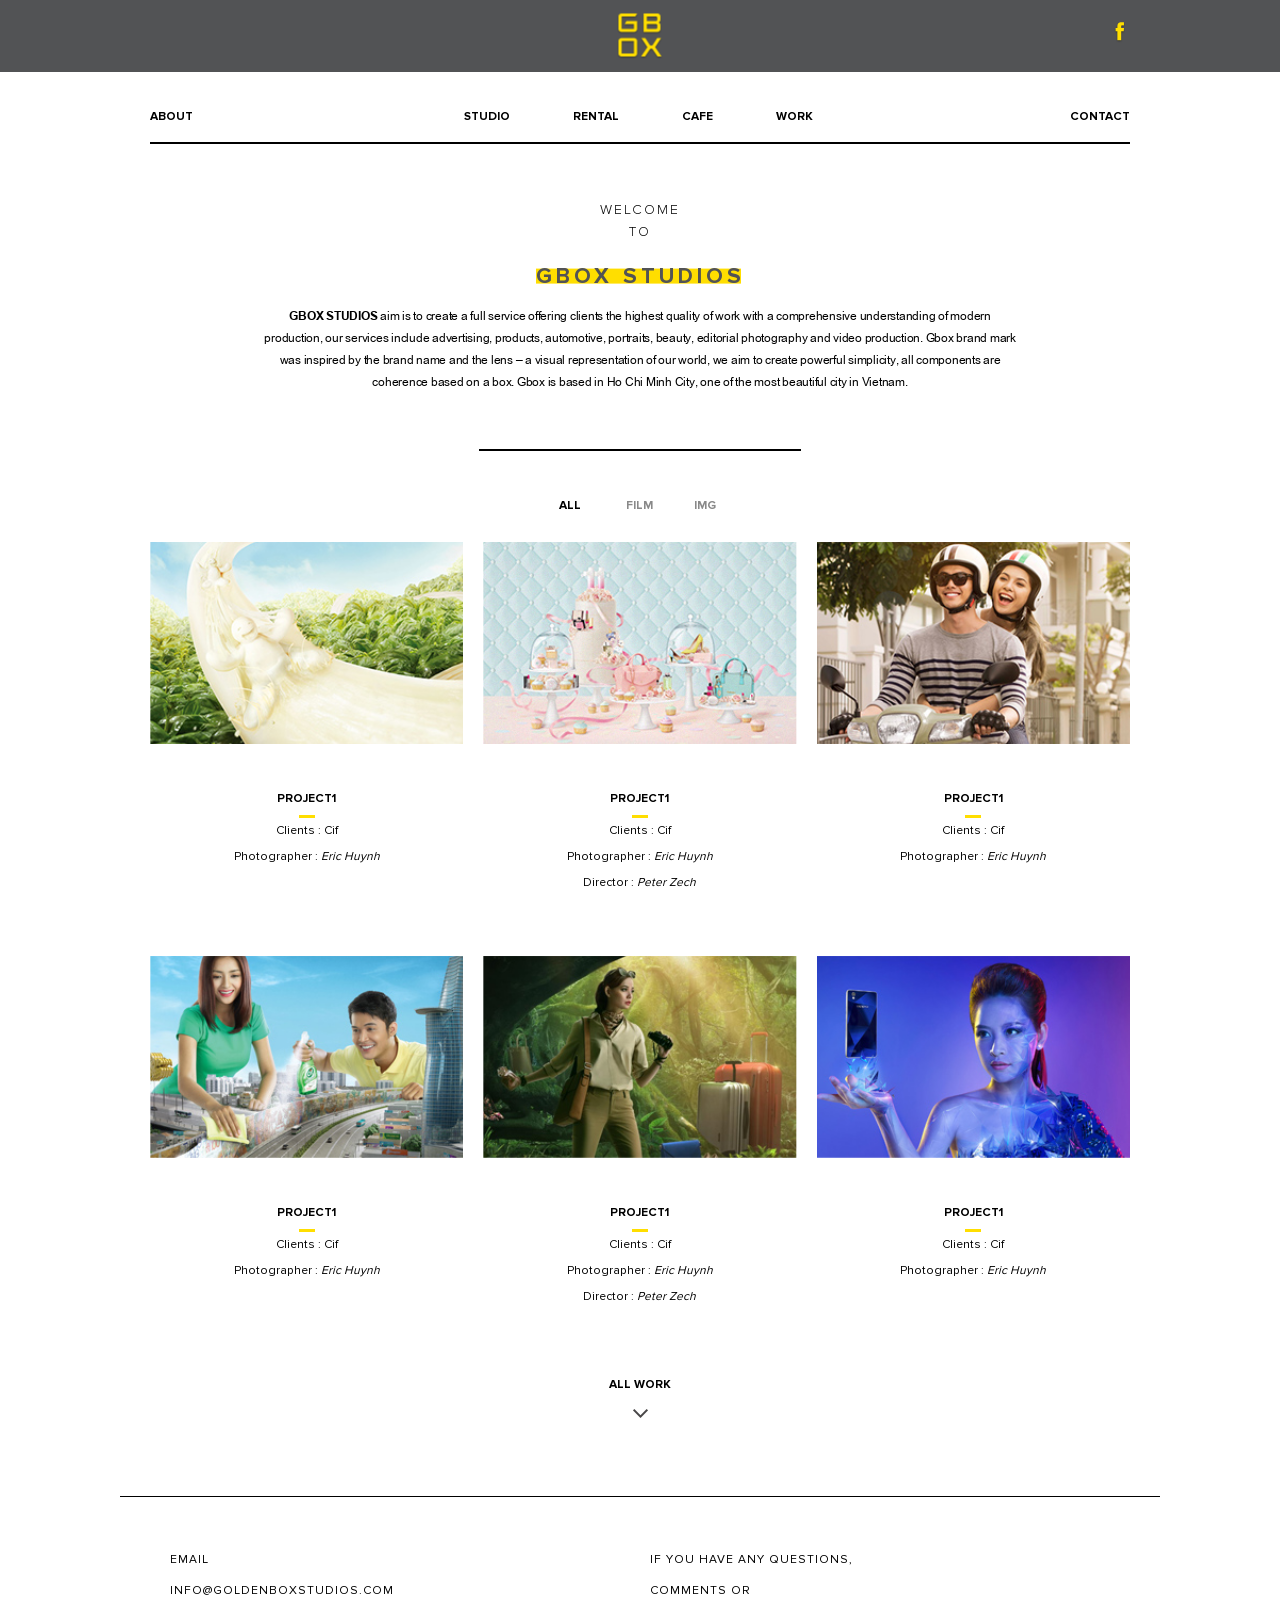
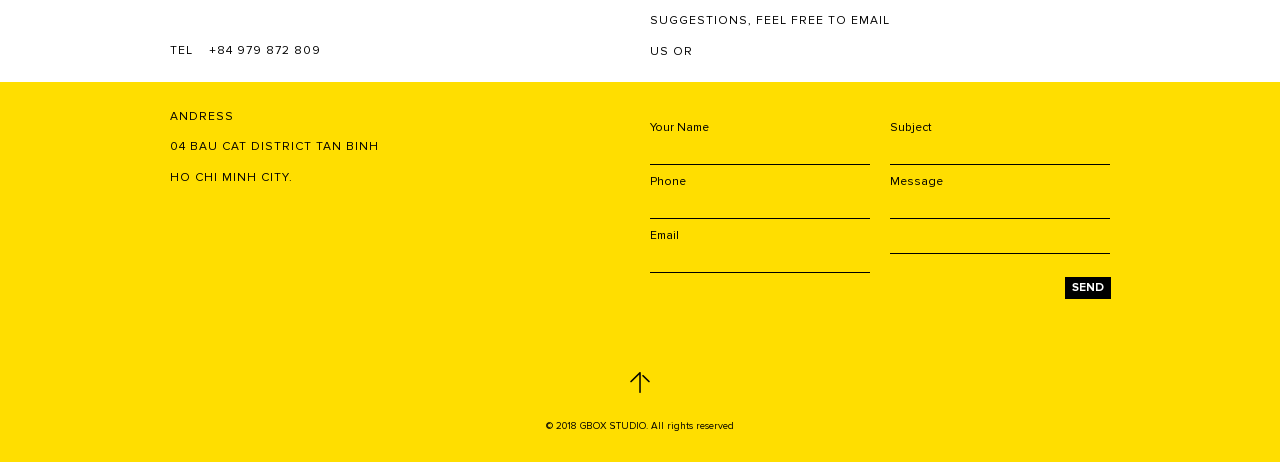
<file: index.html>
<!DOCTYPE html>
<html>
  <head>
    <meta charset="UTF-8" />
    <meta
      name="viewport"
      content="width=device-width, initial-scale=1.0, maximum-scale=1.0, user-scalable=0"
    />
    <meta http-equiv="X-UA-Compatible" content="IE=edge,chrome=1" />
    <title>Homepage</title>
    <link rel="icon" href="favicon.ico" />
    <meta name="title" content="" />
    <meta name="description" content="" />

    <!-- meta facebook -->
    <meta property="og:locale" content="vi" />
    <meta property="og:type" content="article" />
    <meta property="og:title" content="" />
    <meta property="og:description" content="" />
    <meta property="og:url" content="" />
    <meta property="og:site_name" content="" />
    <meta property="og:image" content="" />

    <link rel="stylesheet" href="dest/style.min.css" />
    <link rel="stylesheet" href="dest/fonts.css" />
  </head>

  <body class="contactpage">
    <!-- HEADER -->
    <header id="header">
      <div class="header__top">
        <div class="container">
          <div class="header__top-logo">
            <div class="btnhiden">
              <span></span>
            </div>
            <a href="" class="logo"><img src="./img/logo-box.png" alt="" /></a>
            <a class="iconfb"><img src="./img/icon-facebook.png" alt="" /></a>
          </div>
        </div>
      </div>
      <div class="container">
        <nav class="header__nav">
          <div class="header__nav-left">
            <a href="about.html">about</a>
          </div>
          <div class="header__nav-past">
            <a href="studio.html">studio</a>
            <a href="studiorental.html">rental</a>
            <a href="cafe.html">cafe</a>
            <a href="allwork.html">work</a>
          </div>
          <div class="header__nav-right">
            <a href="contact.html">contact</a>
          </div>
        </nav>
      </div>
      <nav class="nav__mobile">
        <a href="about.html">about</a>
        <a href="studio.html">studio</a>
        <a href="studiorental.html">rental</a>
        <a href="cafe.html">cafe</a>
        <a href="allwork.html">work</a>
        <a href="contact.html">contact</a>
      </nav>
    </header>

    <!-- MAIN -->
    <main class="mainwrapper">
      <section class="intro">
        <div class="container">
          <div class="intro__welcome">welcome to</div>
          <div class="intro__name">
            <h1>gbox studios</h1>
            <span class="bg"></span>
          </div>
          <p class="intro__content">
            <span>GBOX STUDIOS</span> aim is to create a full service offering
            clients the highest quality of work with a comprehensive
            understanding of modern production, our services include
            advertising, products, automotive, portraits, beauty, editorial
            photography and video production. Gbox brand mark was inspired by
            the brand name and the lens – a visual representation of our world,
            we aim to create powerful simplicity, all components are coherence
            based on a box. Gbox is based in Ho Chi Minh City, one of the most
            beautiful city in Vietnam.
          </p>
          <div class="linebf"></div>
        </div>
      </section>
      <section class="project">
        <div class="container">
          <div class="project__select">
            <a href="" class="active">all</a>
            <a href="">film</a>
            <a href="">img</a>
          </div>
          <div class="project__group">
            <div class="project__group-item">
              <div class="img">
                <a href="projectdetail.html"
                  ><img src="./img/img__project1.jpg" alt=""
                /></a>
              </div>
              <div class="content">
                <div class="content__name">
                  <a href="projectdetail.html"><h2>project1</h2></a>
                </div>
                <div class="content__text">
                  <p>clients : cif</p>
                  <p>Photographer : <span>Eric huynh</span></p>
                </div>
              </div>
            </div>
            <div class="project__group-item">
              <div class="img">
                <a href="projectdetail.html"
                  ><img src="./img/img__project2.jpg" alt=""
                /></a>
              </div>
              <div class="content">
                <div class="content__name">
                  <a href="projectdetail.html"><h2>project1</h2></a>
                </div>
                <div class="content__text">
                  <p>clients : Cif</p>
                  <p>photographer : <span>Eric huynh</span></p>
                  <p>director : <span>peter zech</span></p>
                </div>
              </div>
            </div>
            <div class="project__group-item">
              <div class="img">
                <a href="projectdetail.html"
                  ><img src="./img/img__project3.jpg" alt=""
                /></a>
              </div>
              <div class="content">
                <div class="content__name">
                  <a href="projectdetail.html"><h2>project1</h2></a>
                </div>
                <div class="content__text">
                  <p>clients : Cif</p>
                  <p>photographer : <span>Eric huynh</span></p>
                </div>
              </div>
            </div>
            <div class="project__group-item">
              <div class="img">
                <a href="projectdetail.html"
                  ><img src="./img/img__project4.jpg" alt=""
                /></a>
              </div>
              <div class="content">
                <div class="content__name">
                  <a href="projectdetail.html"><h2>project1</h2></a>
                </div>
                <div class="content__text">
                  <p>clients : cif</p>
                  <p>Photographer : <span>Eric huynh</span></p>
                </div>
              </div>
            </div>
            <div class="project__group-item">
              <div class="img">
                <a href="projectdetail.html"
                  ><img src="./img/img__project5.jpg" alt=""
                /></a>
              </div>
              <div class="content">
                <div class="content__name">
                  <a href="projectdetail.html"><h2>project1</h2></a>
                </div>
                <div class="content__text">
                  <p>clients : Cif</p>
                  <p>photographer : <span>Eric huynh</span></p>
                  <p>director : <span>peter zech</span></p>
                </div>
              </div>
            </div>
            <div class="project__group-item">
              <div class="img">
                <a href="projectdetail.html"
                  ><img src="./img/img__project6.jpg" alt=""
                /></a>
              </div>
              <div class="content">
                <div class="content__name">
                  <a href="projectdetail.html"><h2>project1</h2></a>
                </div>
                <div class="content__text">
                  <p>clients : Cif</p>
                  <p>photographer : <span>Eric huynh</span></p>
                </div>
              </div>
            </div>
          </div>
          <div class="project__plus">
            <a class="allwork">all work</a>
            <a class="arrow" href=""
              ><img src="./img/iconarrowdow2xhome.png" alt=""
            /></a>
          </div>
        </div>
      </section>
    </main>

    <!-- FOOTER -->
    <footer class="footer">
      <div class="container">
        <div class="footer__infor">
          <div class="footer__infor-left">
            <a class="email" href="mailto:info@goldenboxstudios.com">
              <span>email</span>
              <p>info@goldenboxstudios.com</p>
            </a>
            <a href="tel:+84 979 872 809" class="phone">
              <span>tel</span>
              <p>+84 979 872 809</p>
            </a>
            <a href="#" class="address">
              <span>andress </span>
              <p>04 bau cat district tan binh ho chi minh city.</p>
            </a>
          </div>
          <div class="footer__infor-right">
            <div class="right__text">
              <p>If you have any questions, comments or</p>
              <p>suggestions, feel free to email us or</p>
            </div>
            <form class="right__form">
              <div class="left">
                <label for="name">your name</label>
                <input type="text" name="name" id="name" />
                <label for="phone">phone</label>
                <input type="tel" name="phone" id="phone" />
                <label for="email">email</label>
                <input type="email" name="email" id="email" />
              </div>
              <div class="right">
                <label for="subject">subject</label>
                <input type="text" name="subject" id="subject" />
                <div class="textmessage">
                  <label for="message">message</label>
                  <textarea
                    name="message"
                    id="message"
                    cols="25"
                    rows="3"
                    style="line-height: 31.48px"
                    wrap="OFF"
                  ></textarea>
                  <div class="line">
                    <img src="./img/line-message.png" alt="" />
                  </div>
                </div>
                <button class="btnsend">send</button>
              </div>
            </form>
          </div>
        </div>
      </div>
      <div class="footer__copy">
        <a class="arrow"><img src="./img/arrowup2xhome.png" alt="" /></a>
        <div class="p">© 2018 GBOX STUDIO. All rights reserved</div>
      </div>
    </footer>

    <script type="text/javascript" src="dest/jsmain.min.js"></script>
    <script type="text/javascript" src="dest/main.js"></script>
  </body>
</html>
</file>
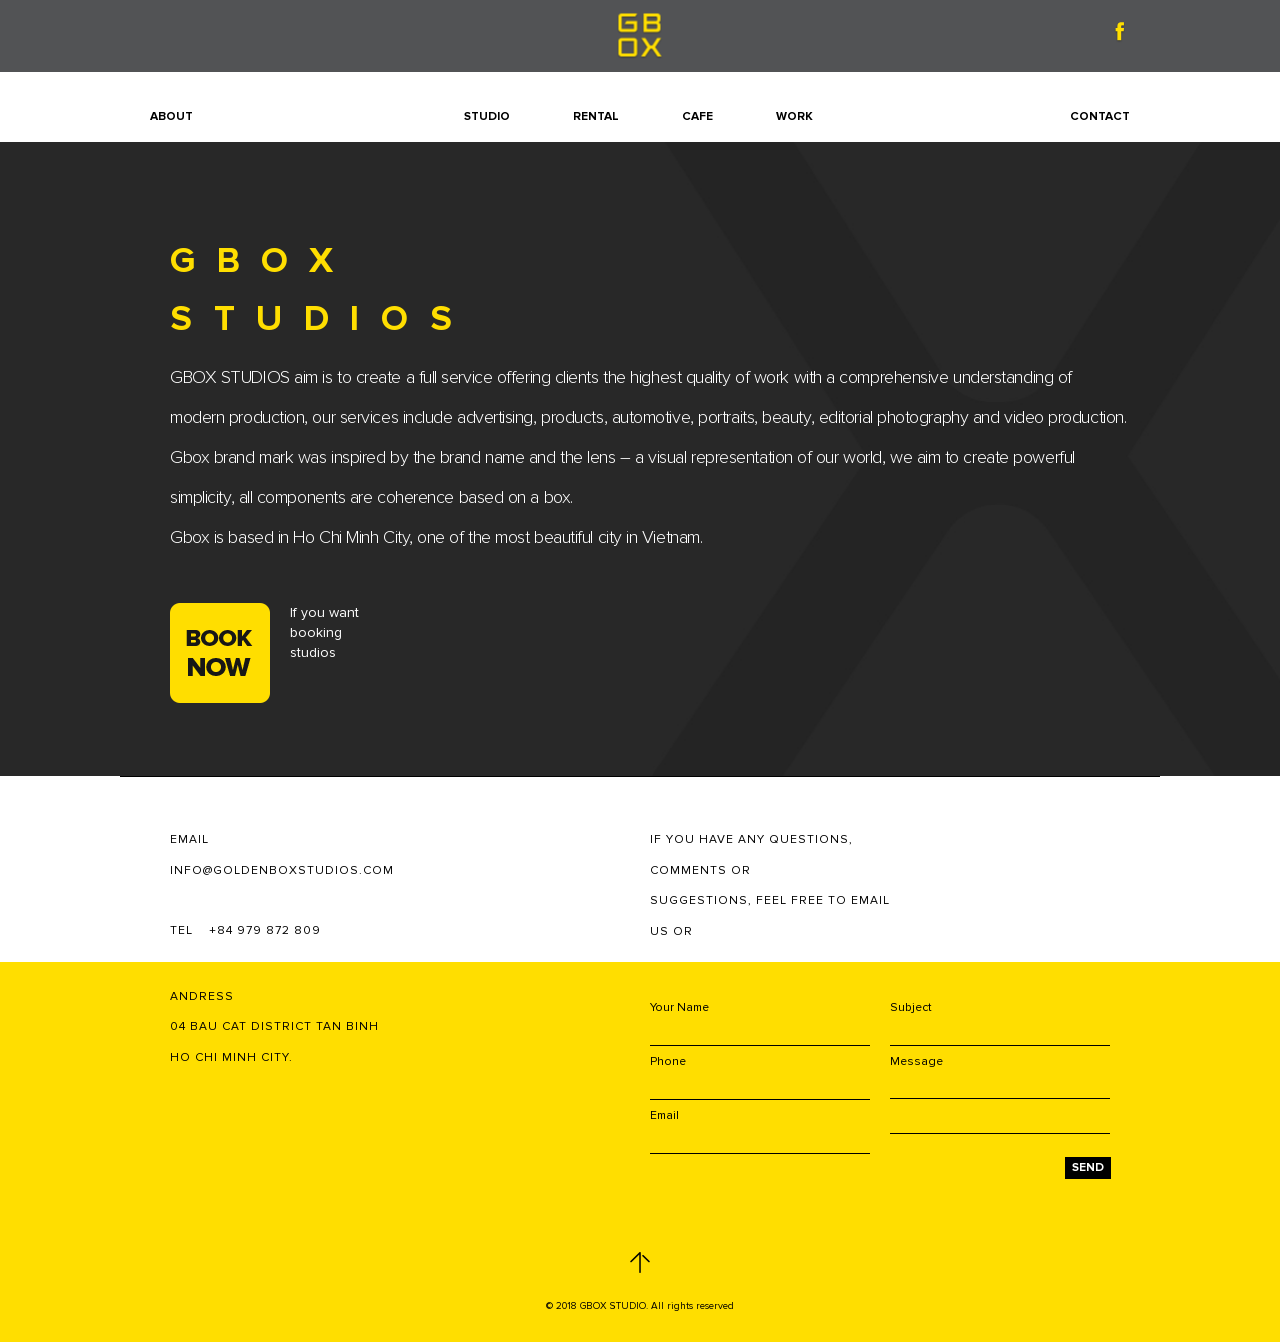
<file: about.html>
<!DOCTYPE html>
<html>
  <head>
    <meta charset="UTF-8" />
    <meta
      name="viewport"
      content="width=device-width, initial-scale=1.0, maximum-scale=1.0, user-scalable=0"
    />
    <meta http-equiv="X-UA-Compatible" content="IE=edge,chrome=1" />
    <title>Studio</title>
    <link rel="icon" href="favicon.ico" />
    <meta name="title" content="" />
    <meta name="description" content="" />

    <!-- meta facebook -->
    <meta property="og:locale" content="vi" />
    <meta property="og:type" content="article" />
    <meta property="og:title" content="" />
    <meta property="og:description" content="" />
    <meta property="og:url" content="" />
    <meta property="og:site_name" content="" />
    <meta property="og:image" content="" />

    <link rel="stylesheet" href="dest/style.min.css" />
    <link rel="stylesheet" href="dest/fonts.css" />
  </head>

  <!-- Mỗi body của mỗi page nên có class ví dụ homepage, aboutpage, contactpage... -->

  <body class="contactpage">
    <!-- HEADER -->
    <header id="header">
      <div class="header__top">
        <div class="container">
          <div class="header__top-logo">
            <div class="btnhiden">
              <span></span>
            </div>
            <a href="index.html" class="logo"
              ><img src="./img/logo-box.png" alt=""
            /></a>
            <a class="iconfb"><img src="./img/icon-facebook.png" alt="" /></a>
          </div>
        </div>
      </div>
      <div class="container">
        <nav class="header__nav boderbottom">
          <div class="header__nav-left">
            <a href="#">about</a>
          </div>
          <div class="header__nav-past">
            <a href="studio.html">studio</a>
            <a href="studiorental.html">rental</a>
            <a href="cafe.html">cafe</a>
            <a href="allwork.html">work</a>
          </div>
          <div class="header__nav-right">
            <a href="contact.html">contact</a>
          </div>
        </nav>
      </div>
      <nav class="nav__mobile">
        <a href="about.html">about</a>
        <a href="studio.html">studio</a>
        <a href="studiorental.html">rental</a>
        <a href="cafe.html">cafe</a>
        <a href="allwork.html">work</a>
        <a href="contact.html">contact</a>
      </nav>
    </header>

    <!-- MAIN -->
    <main class="mainwrapper">
      <section class="about">
        <div class="container">
          <div class="about__content">
            <h2 class="title">gbox studios</h2>
            <div class="about__content-text">
              <p>
                <span>GBOX STUDIOS</span> aim is to create a full service
                offering clients the highest quality of work with a
                comprehensive understanding of modern production, our services
                include advertising, products, automotive, portraits, beauty,
                editorial photography and video production. Gbox brand mark was
                inspired by the brand name and the lens – a visual
                representation of our world, we aim to create powerful
                simplicity, all components are coherence based on a box.
              </p>
              <p>
                Gbox is based in Ho Chi Minh City, one of the most beautiful
                city in Vietnam.
              </p>
            </div>
            <div class="about__content-book">
              <a href="studiorental.html"
                ><img src="./img/logo-book-yelow.png" alt=""
              /></a>
              <a href="" class="text">If you want booking studios</a>
            </div>
          </div>
        </div>
      </section>
    </main>

    <!-- FOOTER -->
    <footer class="footer">
      <div class="container">
        <div class="footer__infor">
          <div class="footer__infor-left">
            <a class="email" href="mailto:info@goldenboxstudios.com">
              <span>email</span>
              <p>info@goldenboxstudios.com</p>
            </a>
            <a href="tel:+84 979 872 809" class="phone">
              <span>tel</span>
              <p>+84 979 872 809</p>
            </a>
            <a href="#" class="address">
              <span>andress </span>
              <p>04 bau cat district tan binh ho chi minh city.</p>
            </a>
          </div>
          <div class="footer__infor-right">
            <div class="right__text">
              <p>If you have any questions, comments or</p>
              <p>suggestions, feel free to email us or</p>
            </div>
            <form class="right__form">
              <div class="left">
                <label for="name">your name</label>
                <input type="text" name="name" id="name" />
                <label for="phone">phone</label>
                <input type="tel" name="phone" id="phone" />
                <label for="email">email</label>
                <input type="email" name="email" id="email" />
              </div>
              <div class="right">
                <label for="subject">subject</label>
                <input type="text" name="subject" id="subject" />
                <div class="textmessage">
                  <label for="message">message</label>
                  <textarea
                    name="message"
                    id="message"
                    cols="25"
                    rows="3"
                    style="line-height: 31.48px"
                    wrap="OFF"
                  ></textarea>
                  <div class="line">
                    <img src="./img/line-message.png" alt="" />
                  </div>
                </div>
                <button class="btnsend">send</button>
              </div>
            </form>
          </div>
        </div>
      </div>
      <div class="footer__copy">
        <a class="arrow"><img src="./img/arrowup2xhome.png" alt="" /></a>
        <div class="p">© 2018 GBOX STUDIO. All rights reserved</div>
      </div>
    </footer>

    <script type="text/javascript" src="dest/jsmain.min.js"></script>
    <script type="text/javascript" src="dest/main.js"></script>
  </body>
</html>
</file>
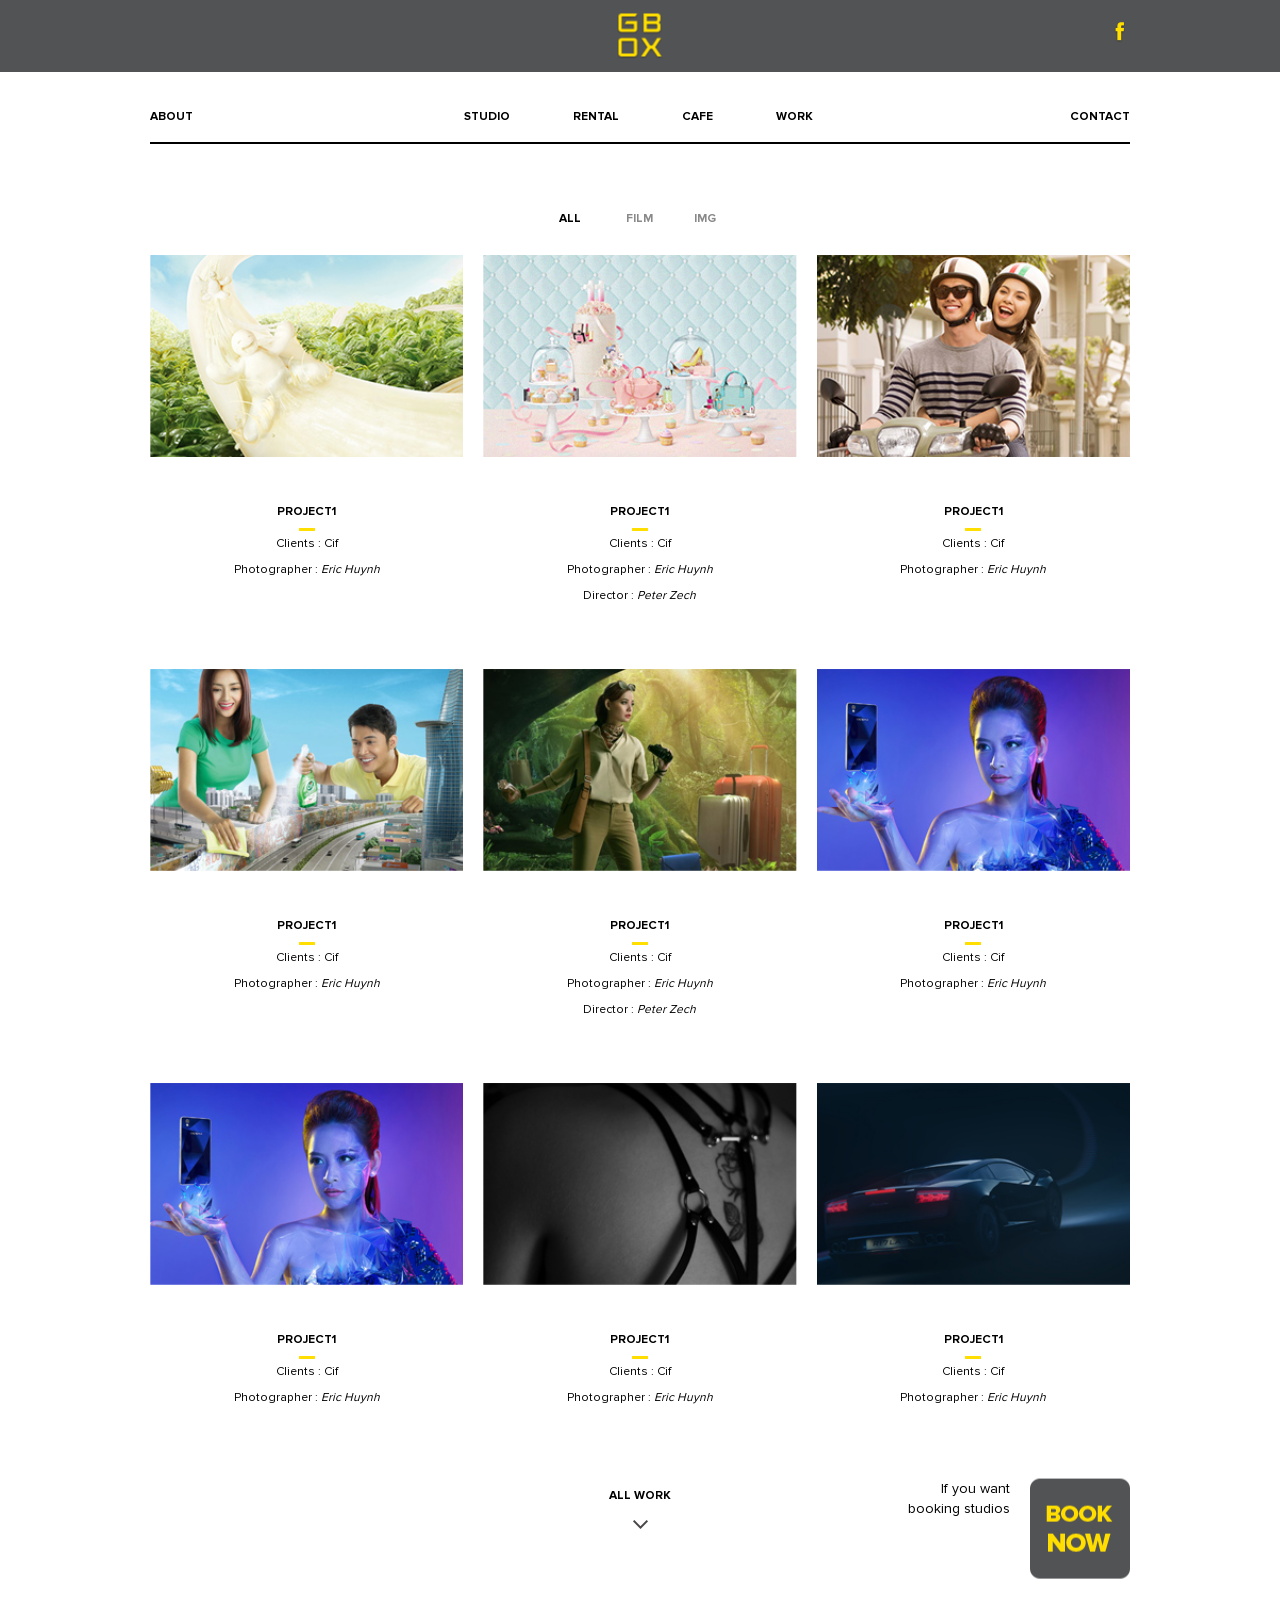
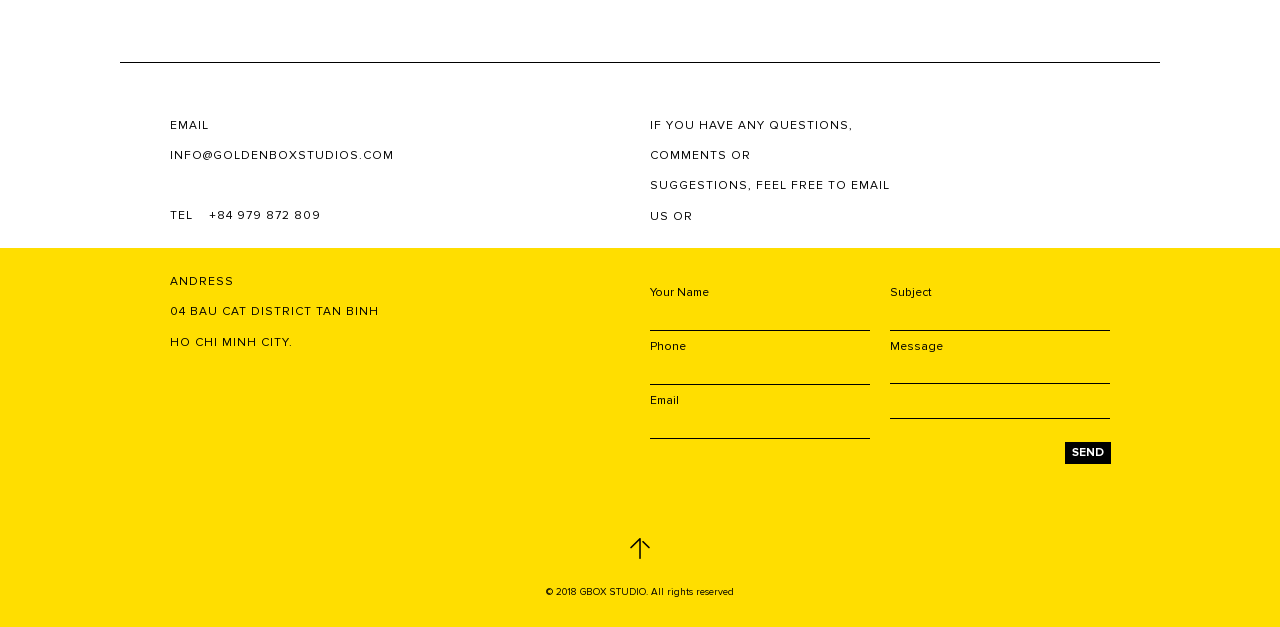
<file: allwork.html>
<!DOCTYPE html>
<html>
  <head>
    <meta charset="UTF-8" />
    <meta
      name="viewport"
      content="width=device-width, initial-scale=1.0, maximum-scale=1.0, user-scalable=0"
    />
    <meta http-equiv="X-UA-Compatible" content="IE=edge,chrome=1" />
    <title>All Work</title>
    <link rel="icon" href="favicon.ico" />
    <meta name="title" content="" />
    <meta name="description" content="" />

    <!-- meta facebook -->
    <meta property="og:locale" content="vi" />
    <meta property="og:type" content="article" />
    <meta property="og:title" content="" />
    <meta property="og:description" content="" />
    <meta property="og:url" content="" />
    <meta property="og:site_name" content="" />
    <meta property="og:image" content="" />

    <link rel="stylesheet" href="dest/style.min.css" />
    <link rel="stylesheet" href="dest/fonts.css" />
  </head>

  <!-- Mỗi body của mỗi page nên có class ví dụ homepage, aboutpage, contactpage... -->

  <body class="contactpage">
    <!-- HEADER -->
    <header id="header">
      <div class="header__top">
        <div class="container">
          <div class="header__top-logo">
            <div class="btnhiden">
              <span></span>
            </div>
            <a href="index.html" class="logo"
              ><img src="./img/logo-box.png" alt=""
            /></a>
            <a class="iconfb"><img src="./img/icon-facebook.png" alt="" /></a>
          </div>
        </div>
      </div>
      <div class="container">
        <nav class="header__nav">
          <div class="header__nav-left">
            <a href="about.html">about</a>
          </div>
          <div class="header__nav-past">
            <a href="projectdetail.html">studio</a>
            <a href="studiorental.html">rental</a>
            <a href="cafe.html">cafe</a>
            <a href="allwork.html">work</a>
          </div>
          <div class="header__nav-right">
            <a href="contact.html">contact</a>
          </div>
        </nav>
      </div>
      <nav class="nav__mobile">
        <a href="about.html">about</a>
        <a href="studio.html">studio</a>
        <a href="studiorental.html">rental</a>
        <a href="cafe.html">cafe</a>
        <a href="allwork.html">work</a>
        <a href="contact.html">contact</a>
      </nav>
    </header>

    <!-- MAIN -->
    <main class="mainwrapper">
      <!-- Example HTML -->
      <section class="project projectres">
        <div class="container">
          <div class="project__selectallwork">
            <a href="" class="active">all</a>
            <a href="">film</a>
            <a href="">img</a>
          </div>
          <div class="project__group">
            <div class="project__group-item">
              <div class="img">
                <a href=""><img src="./img/img__project1.jpg" alt="" /></a>
              </div>
              <div class="content">
                <div class="content__name">
                  <a href="projectdetail.html"><h2>project1</h2></a>
                </div>
                <div class="content__text">
                  <p>clients : cif</p>
                  <p>Photographer : <span>Eric huynh</span></p>
                </div>
              </div>
            </div>
            <div class="project__group-item">
              <div class="img">
                <a href=""><img src="./img/img__project2.jpg" alt="" /></a>
              </div>
              <div class="content">
                <div class="content__name">
                  <a href="projectdetail.html"><h2>project1</h2></a>
                </div>
                <div class="content__text">
                  <p>clients : Cif</p>
                  <p>photographer : <span>Eric huynh</span></p>
                  <p>director : <span>peter zech</span></p>
                </div>
              </div>
            </div>
            <div class="project__group-item">
              <div class="img">
                <a href=""><img src="./img/img__project3.jpg" alt="" /></a>
              </div>
              <div class="content">
                <div class="content__name">
                  <a href="projectdetail.html"><h2>project1</h2></a>
                </div>
                <div class="content__text">
                  <p>clients : Cif</p>
                  <p>photographer : <span>Eric huynh</span></p>
                </div>
              </div>
            </div>
            <div class="project__group-item">
              <div class="img">
                <a href=""><img src="./img/img__project4.jpg" alt="" /></a>
              </div>
              <div class="content">
                <div class="content__name">
                  <a href="projectdetail.html"><h2>project1</h2></a>
                </div>
                <div class="content__text">
                  <p>clients : cif</p>
                  <p>Photographer : <span>Eric huynh</span></p>
                </div>
              </div>
            </div>
            <div class="project__group-item">
              <div class="img">
                <a href=""><img src="./img/img__project5.jpg" alt="" /></a>
              </div>
              <div class="content">
                <div class="content__name">
                  <a href="projectdetail.html"><h2>project1</h2></a>
                </div>
                <div class="content__text">
                  <p>clients : Cif</p>
                  <p>photographer : <span>Eric huynh</span></p>
                  <p>director : <span>peter zech</span></p>
                </div>
              </div>
            </div>
            <div class="project__group-item">
              <div class="img">
                <a href=""><img src="./img/img__project6.jpg" alt="" /></a>
              </div>
              <div class="content">
                <div class="content__name">
                  <a href="projectdetail.html"><h2>project1</h2></a>
                </div>
                <div class="content__text">
                  <p>clients : Cif</p>
                  <p>photographer : <span>Eric huynh</span></p>
                </div>
              </div>
            </div>
            <div class="project__group-item">
              <div class="img">
                <a href=""><img src="./img/img__project6.jpg" alt="" /></a>
              </div>
              <div class="content">
                <div class="content__name">
                  <a href="projectdetail.html"><h2>project1</h2></a>
                </div>
                <div class="content__text">
                  <p>clients : Cif</p>
                  <p>photographer : <span>Eric huynh</span></p>
                </div>
              </div>
            </div>
            <div class="project__group-item">
              <div class="img">
                <a href=""><img src="./img/img__project7.jpg" alt="" /></a>
              </div>
              <div class="content">
                <div class="content__name">
                  <a href="projectdetail.html"><h2>project1</h2></a>
                </div>
                <div class="content__text">
                  <p>clients : Cif</p>
                  <p>photographer : <span>Eric huynh</span></p>
                </div>
              </div>
            </div>
            <div class="project__group-item">
              <div class="img">
                <a href=""><img src="./img/img__project8.jpg" alt="" /></a>
              </div>
              <div class="content">
                <div class="content__name">
                  <a href="projectdetail.html"><h2>project1</h2></a>
                </div>
                <div class="content__text">
                  <p>clients : Cif</p>
                  <p>photographer : <span>Eric huynh</span></p>
                </div>
              </div>
            </div>
          </div>
          <div class="project__plusallwork">
            <div class="project__plusallwork-book">
              <span>If you want booking studios</span>
              <a href="studiorental.html"
                ><img src="./img/logo-booknow.png" alt=""
              /></a>
            </div>
            <div class="project__plusallwork-more">
              <a class="allwork">all work</a>
              <a class="arrow" href=""
                ><img src="./img/iconarrowdow2xhome.png" alt=""
              /></a>
            </div>
          </div>
        </div>
      </section>
    </main>

    <!-- FOOTER -->

    <footer class="footer">
      <div class="container">
        <div class="footer__infor">
          <div class="footer__infor-left">
            <a class="email" href="mailto:info@goldenboxstudios.com">
              <span>email</span>
              <p>info@goldenboxstudios.com</p>
            </a>
            <a href="tel:+84 979 872 809" class="phone">
              <span>tel</span>
              <p>+84 979 872 809</p>
            </a>
            <a href="#" class="address">
              <span>andress </span>
              <p>04 bau cat district tan binh ho chi minh city.</p>
            </a>
          </div>
          <div class="footer__infor-right">
            <div class="right__text">
              <p>If you have any questions, comments or</p>
              <p>suggestions, feel free to email us or</p>
            </div>
            <form class="right__form">
              <div class="left">
                <label for="name">your name</label>
                <input type="text" name="name" id="name" />
                <label for="phone">phone</label>
                <input type="tel" name="phone" id="phone" />
                <label for="email">email</label>
                <input type="email" name="email" id="email" />
              </div>
              <div class="right">
                <label for="subject">subject</label>
                <input type="text" name="subject" id="subject" />
                <div class="textmessage">
                  <label for="message">message</label>
                  <textarea
                    name="message"
                    id="message"
                    cols="25"
                    rows="3"
                    style="line-height: 31.48px"
                    wrap="OFF"
                  ></textarea>
                  <div class="line">
                    <img src="./img/line-message.png" alt="" />
                  </div>
                </div>
                <button class="btnsend">send</button>
              </div>
            </form>
          </div>
        </div>
      </div>
      <div class="footer__copy">
        <a class="arrow"><img src="./img/arrowup2xhome.png" alt="" /></a>
        <div class="p">© 2018 GBOX STUDIO. All rights reserved</div>
      </div>
    </footer>

    <script type="text/javascript" src="dest/jsmain.min.js"></script>
    <script type="text/javascript" src="dest/main.js"></script>
  </body>
</html>
</file>
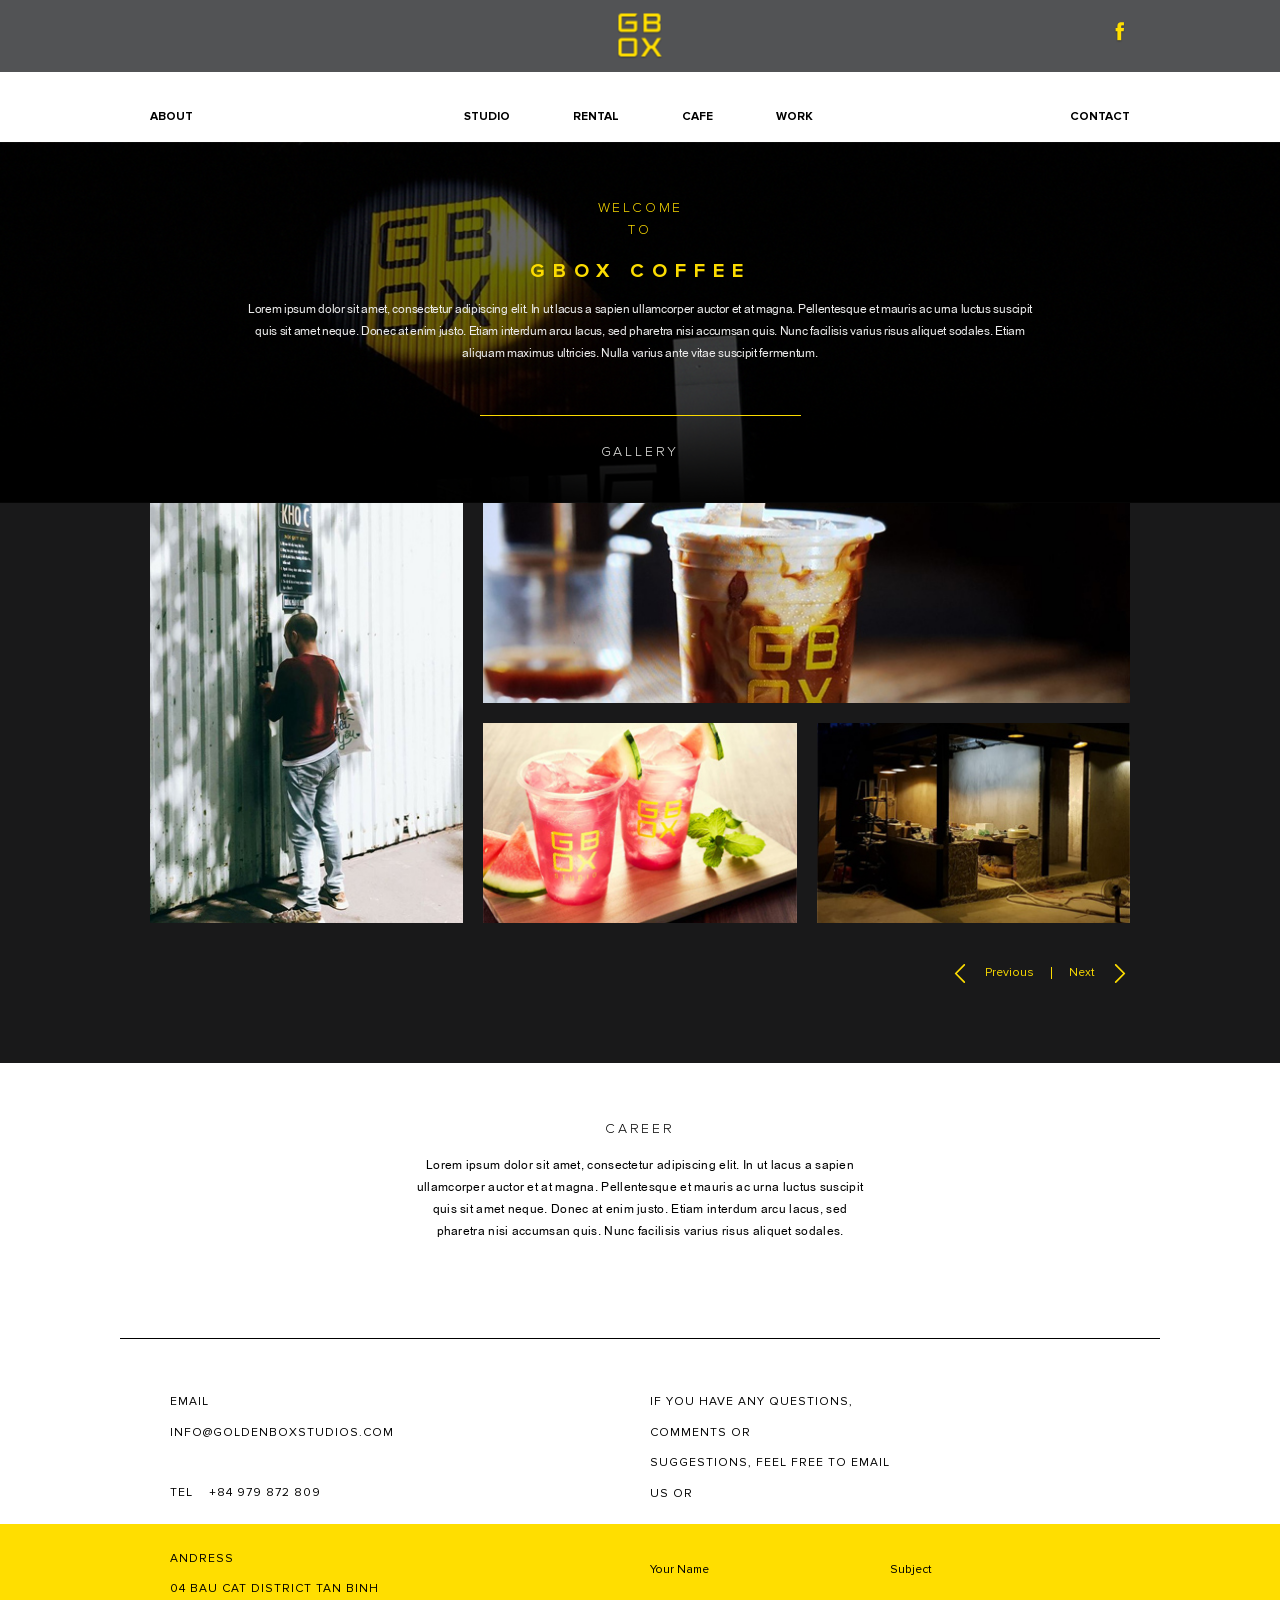
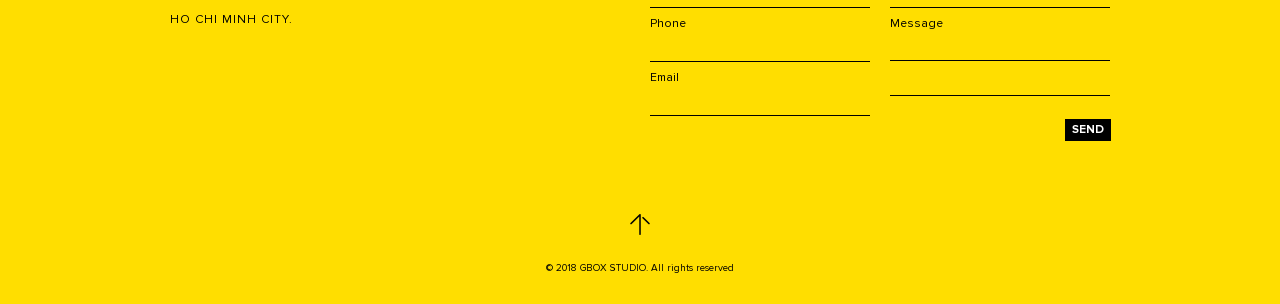
<file: cafe.html>
<!DOCTYPE html>
<html>
  <head>
    <meta charset="UTF-8" />
    <meta
      name="viewport"
      content="width=device-width, initial-scale=1.0, maximum-scale=1.0, user-scalable=0"
    />
    <meta http-equiv="X-UA-Compatible" content="IE=edge,chrome=1" />
    <title>Cafe Box</title>
    <link rel="icon" href="favicon.ico" />
    <meta name="title" content="" />
    <meta name="description" content="" />

    <!-- meta facebook -->
    <meta property="og:locale" content="vi" />
    <meta property="og:type" content="article" />
    <meta property="og:title" content="" />
    <meta property="og:description" content="" />
    <meta property="og:url" content="" />
    <meta property="og:site_name" content="" />
    <meta property="og:image" content="" />

    <link rel="stylesheet" href="dest/style.min.css" />
    <link rel="stylesheet" href="dest/fonts.css" />
  </head>

  <body class="contactpage">
    <!-- HEADER -->
    <header id="header">
      <div class="header__top">
        <div class="container">
          <div class="header__top-logo">
            <div class="btnhiden">
              <span></span>
            </div>
            <a href="index.html" class="logo"
              ><img src="./img/logo-box.png" alt=""
            /></a>
            <a class="iconfb"><img src="./img/icon-facebook.png" alt="" /></a>
          </div>
        </div>
      </div>
      <div class="container">
        <nav class="header__nav boderbottom">
          <div class="header__nav-left">
            <a href="about.html">about</a>
          </div>
          <div class="header__nav-past">
            <a href="studio.html">studio</a>
            <a href="studiorental.html">rental</a>
            <a href="cafe.html">cafe</a>
            <a href="allwork.html">work</a>
          </div>
          <div class="header__nav-right">
            <a href="contact.html">contact</a>
          </div>
        </nav>
      </div>
      <nav class="nav__mobile">
        <a href="about.html">about</a>
        <a href="studio.html">studio</a>
        <a href="studiorental.html">rental</a>
        <a href="cafe.html">cafe</a>
        <a href="allwork.html">work</a>
        <a href="contact.html">contact</a>
      </nav>
    </header>

    <!-- MAIN -->
    <main class="mainwrapper">
      <section class="introcafe">
        <div class="container">
          <span class="introcafe__wel">welcome to</span>
          <h1 class="introcafe__title">gbox coffee</h1>
          <p class="introcafe__text">
            Lorem ipsum dolor sit amet, consectetur adipiscing elit. In ut lacus
            a sapien ullamcorper auctor et at magna. Pellentesque et mauris ac
            urna luctus suscipit quis sit amet neque. Donec at enim justo. Etiam
            interdum arcu lacus, sed pharetra nisi accumsan quis. Nunc facilisis
            varius risus aliquet sodales. Etiam aliquam maximus ultricies. Nulla
            varius ante vitae suscipit fermentum.
          </p>
          <div class="introcafe__line"></div>
          <div class="introcafe__name">gallery</div>
        </div>
      </section>
      <section class="gallery">
        <div class="container">
          <div class="gallery__group">
            <a
              data-fancybox="gallery"
              data-src="./img/img__gallery-zoom1.jpg"
              href
              ><img src="./img/gallery__img1.jpg" alt="gbox"
            /></a>
            <a
              data-fancybox="gallery"
              data-src="./img/img__gallery-zoom2.jpg"
              href
              ><img src="./img/gallery__img2.jpg" alt="gbox"
            /></a>
            <a
              data-fancybox="gallery"
              data-src="./img/img__gallery-zoom3.jpg"
              href
              ><img src="./img/gallery__img3.jpg" alt="gbox"
            /></a>
            <a
              data-fancybox="gallery"
              data-src="./img/img__gallery-zoom4.jpg"
              href
              ><img src="./img/gallery__img4.jpg" alt="gbox"
            /></a>
          </div>

          <div class="gallery__btnnextprev">
            <div class="btn prev">
              <svg
                xmlns="http://www.w3.org/2000/svg"
                xmlns:xlink="http://www.w3.org/1999/xlink"
                version="1.1"
                id="Layer_1"
                x="0px"
                y="0px"
                viewBox="0 0 330 330"
                xml:space="preserve"
              >
                <path
                  id="XMLID_225_"
                  d="M325.607,79.393c-5.857-5.857-15.355-5.858-21.213,0.001l-139.39,139.393L25.607,79.393  c-5.857-5.857-15.355-5.858-21.213,0.001c-5.858,5.858-5.858,15.355,0,21.213l150.004,150c2.813,2.813,6.628,4.393,10.606,4.393  s7.794-1.581,10.606-4.394l149.996-150C331.465,94.749,331.465,85.251,325.607,79.393z"
                />
                <g></g>
                <g></g>
                <g></g>
                <g></g>
                <g></g>
                <g></g>
                <g></g>
                <g></g>
                <g></g>
                <g></g>
                <g></g>
                <g></g>
                <g></g>
                <g></g>
                <g></g>
              </svg>
              <span>Previous</span>
            </div>
            <div class="btn next">
              <span>Next</span>
              <svg
                xmlns="http://www.w3.org/2000/svg"
                xmlns:xlink="http://www.w3.org/1999/xlink"
                version="1.1"
                id="Layer_1"
                x="0px"
                y="0px"
                viewBox="0 0 330 330"
                xml:space="preserve"
              >
                <path
                  id="XMLID_225_"
                  d="M325.607,79.393c-5.857-5.857-15.355-5.858-21.213,0.001l-139.39,139.393L25.607,79.393  c-5.857-5.857-15.355-5.858-21.213,0.001c-5.858,5.858-5.858,15.355,0,21.213l150.004,150c2.813,2.813,6.628,4.393,10.606,4.393  s7.794-1.581,10.606-4.394l149.996-150C331.465,94.749,331.465,85.251,325.607,79.393z"
                />
                <g></g>
                <g></g>
                <g></g>
                <g></g>
                <g></g>
                <g></g>
                <g></g>
                <g></g>
                <g></g>
                <g></g>
                <g></g>
                <g></g>
                <g></g>
                <g></g>
                <g></g>
              </svg>
            </div>
          </div>
        </div>
      </section>
      <section class="career">
        <div class="container">
          <h3 class="title --h3">career</h3>
          <p class="text">
            Lorem ipsum dolor sit amet, consectetur adipiscing elit. In ut lacus
            a sapien ullamcorper auctor et at magna. Pellentesque et mauris ac
            urna luctus suscipit quis sit amet neque. Donec at enim justo. Etiam
            interdum arcu lacus, sed pharetra nisi accumsan quis. Nunc facilisis
            varius risus aliquet sodales.
          </p>
        </div>
      </section>
    </main>

    <!-- FOOTER -->
    <footer class="footer">
      <div class="container">
        <div class="footer__infor">
          <div class="footer__infor-left">
            <a class="email" href="mailto:info@goldenboxstudios.com">
              <span>email</span>
              <p>info@goldenboxstudios.com</p>
            </a>
            <a href="tel:+84 979 872 809" class="phone">
              <span>tel</span>
              <p>+84 979 872 809</p>
            </a>
            <a href="#" class="address">
              <span>andress </span>
              <p>04 bau cat district tan binh ho chi minh city.</p>
            </a>
          </div>
          <div class="footer__infor-right">
            <div class="right__text">
              <p>If you have any questions, comments or</p>
              <p>suggestions, feel free to email us or</p>
            </div>
            <form class="right__form">
              <div class="left">
                <label for="name">your name</label>
                <input type="text" name="name" id="name" />
                <label for="phone">phone</label>
                <input type="tel" name="phone" id="phone" />
                <label for="email">email</label>
                <input type="email" name="email" id="email" />
              </div>
              <div class="right">
                <label for="subject">subject</label>
                <input type="text" name="subject" id="subject" />
                <div class="textmessage">
                  <label for="message">message</label>
                  <textarea
                    name="message"
                    id="message"
                    cols="25"
                    rows="3"
                    style="line-height: 31.48px"
                    wrap="OFF"
                  ></textarea>
                  <div class="line">
                    <img src="./img/line-message.png" alt="" />
                  </div>
                </div>
                <button class="btnsend">send</button>
              </div>
            </form>
          </div>
        </div>
      </div>
      <div class="footer__copy">
        <a class="arrow"><img src="./img/arrowup2xhome.png" alt="" /></a>
        <div class="p">© 2018 GBOX STUDIO. All rights reserved</div>
      </div>
    </footer>

    <script type="text/javascript" src="dest/jsmain.min.js"></script>
    <script type="text/javascript" src="dest/main.js"></script>
  </body>
</html>
</file>
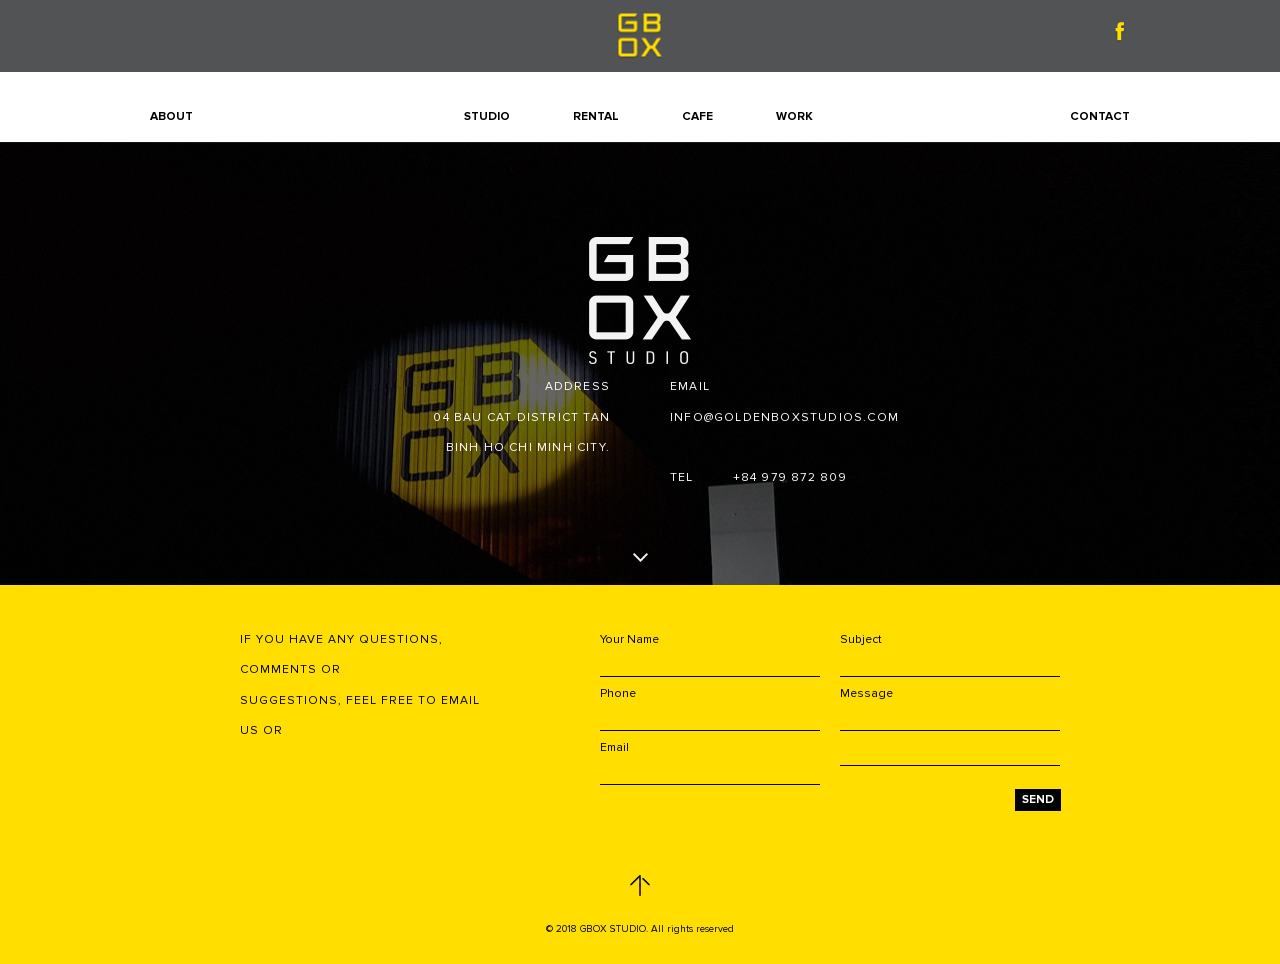
<file: contact.html>
<!DOCTYPE html>
<html>
  <head>
    <meta charset="UTF-8" />
    <meta
      name="viewport"
      content="width=device-width, initial-scale=1.0, maximum-scale=1.0, user-scalable=0"
    />
    <meta http-equiv="X-UA-Compatible" content="IE=edge,chrome=1" />
    <title>Studio</title>
    <link rel="icon" href="favicon.ico" />
    <meta name="title" content="" />
    <meta name="description" content="" />

    <!-- meta facebook -->
    <meta property="og:locale" content="vi" />
    <meta property="og:type" content="article" />
    <meta property="og:title" content="" />
    <meta property="og:description" content="" />
    <meta property="og:url" content="" />
    <meta property="og:site_name" content="" />
    <meta property="og:image" content="" />

    <link rel="stylesheet" href="dest/style.min.css" />
    <link rel="stylesheet" href="dest/fonts.css" />
  </head>

  <!-- Mỗi body của mỗi page nên có class ví dụ homepage, aboutpage, contactpage... -->

  <body class="contactpage">
    <!-- HEADER -->
    <header id="header">
      <div class="header__top">
        <div class="container">
          <div class="header__top-logo">
            <div class="btnhiden">
              <span></span>
            </div>
            <a href="index.html" class="logo"
              ><img src="./img/logo-box.png" alt=""
            /></a>
            <a class="iconfb" href="facebook.com"
              ><img src="./img/icon-facebook.png" alt=""
            /></a>
          </div>
        </div>
      </div>
      <div class="container">
        <nav class="header__nav boderbottom">
          <div class="header__nav-left">
            <a href="about.html">about</a>
          </div>
          <div class="header__nav-past">
            <a href="studio.html">studio</a>
            <a href="studiorental.html">rental</a>
            <a href="cafe.html">cafe</a>
            <a href="allwork.html">work</a>
          </div>
          <div class="header__nav-right">
            <a href="#">contact</a>
          </div>
        </nav>
      </div>
      <nav class="nav__mobile">
        <a href="about.html">about</a>
        <a href="projectdetailarrow.html">studio</a>
        <a href="studiorental.html">rental</a>
        <a href="cafe.html">cafe</a>
        <a href="allwork.html">work</a>
        <a href="contact.html">contact</a>
      </nav>
    </header>

    <!-- MAIN -->
    <main class="mainwrapper">
      <section class="contact">
        <div class="container">
          <a href="" class="contact__logo">
            <img src="./img/logo-contact.png" alt="" />
          </a>
          <div class="contact__infor">
            <div class="contact__infor-left">
              <span>address</span>
              <a href="">04 bau cat district tan binh ho chi minh city.</a>
            </div>
            <div class="contact__infor-right">
              <div class="email">
                <span>email</span>
                <a href="mailto:info@goldenboxstudios.com"
                  >info@goldenboxstudios.com</a
                >
              </div>
              <div class="phone">
                <span>tel</span>
                <a href="tel:+84 979 872 809">+84 979 872 809</a>
              </div>
            </div>
          </div>
          <div class="contact__arrow">
            <img src="./img/arrowdowcontact-2x.png" alt="" />
          </div>
        </div>
      </section>
    </main>

    <!-- FOOTER -->
    <footer class="footer footer__contact">
      <div class="container">
        <div class="footer__infor">
          <div class="footer__infor-left">
            <a class="email" href="mailto:info@goldenboxstudios.com">
              <span>email</span>
              <p>info@goldenboxstudios.com</p>
            </a>
            <a href="tel:+84 979 872 809" class="phone">
              <span>tel</span>
              <p>+84 979 872 809</p>
            </a>
            <a href="#" class="address">
              <span>andress </span>
              <p>04 bau cat district tan binh ho chi minh city.</p>
            </a>
          </div>
          <div class="footer__infor-right">
            <div class="right__text">
              <p>If you have any questions, comments or</p>
              <p>suggestions, feel free to email us or</p>
            </div>
            <form class="right__form">
              <div class="left">
                <label for="name">your name</label>
                <input type="text" name="name" id="name" />
                <label for="phone">phone</label>
                <input type="tel" name="phone" id="phone" />
                <label for="email">email</label>
                <input type="email" name="email" id="email" />
              </div>
              <div class="right">
                <label for="subject">subject</label>
                <input type="text" name="subject" id="subject" />
                <div class="textmessage">
                  <label for="message">message</label>
                  <textarea
                    name="message"
                    id="message"
                    cols="25"
                    rows="3"
                    style="line-height: 31.48px"
                    wrap="OFF"
                  ></textarea>
                  <div class="line">
                    <img src="./img/line-message.png" alt="" />
                  </div>
                </div>
                <button class="btnsend">send</button>
              </div>
            </form>
          </div>
        </div>
      </div>
      <div class="footer__copy">
        <a class="arrow"><img src="./img/arrowup2xhome.png" alt="" /></a>
        <div class="p">© 2018 GBOX STUDIO. All rights reserved</div>
      </div>
    </footer>

    <script type="text/javascript" src="dest/jsmain.min.js"></script>
    <script type="text/javascript" src="dest/main.js"></script>
  </body>
</html>
</file>
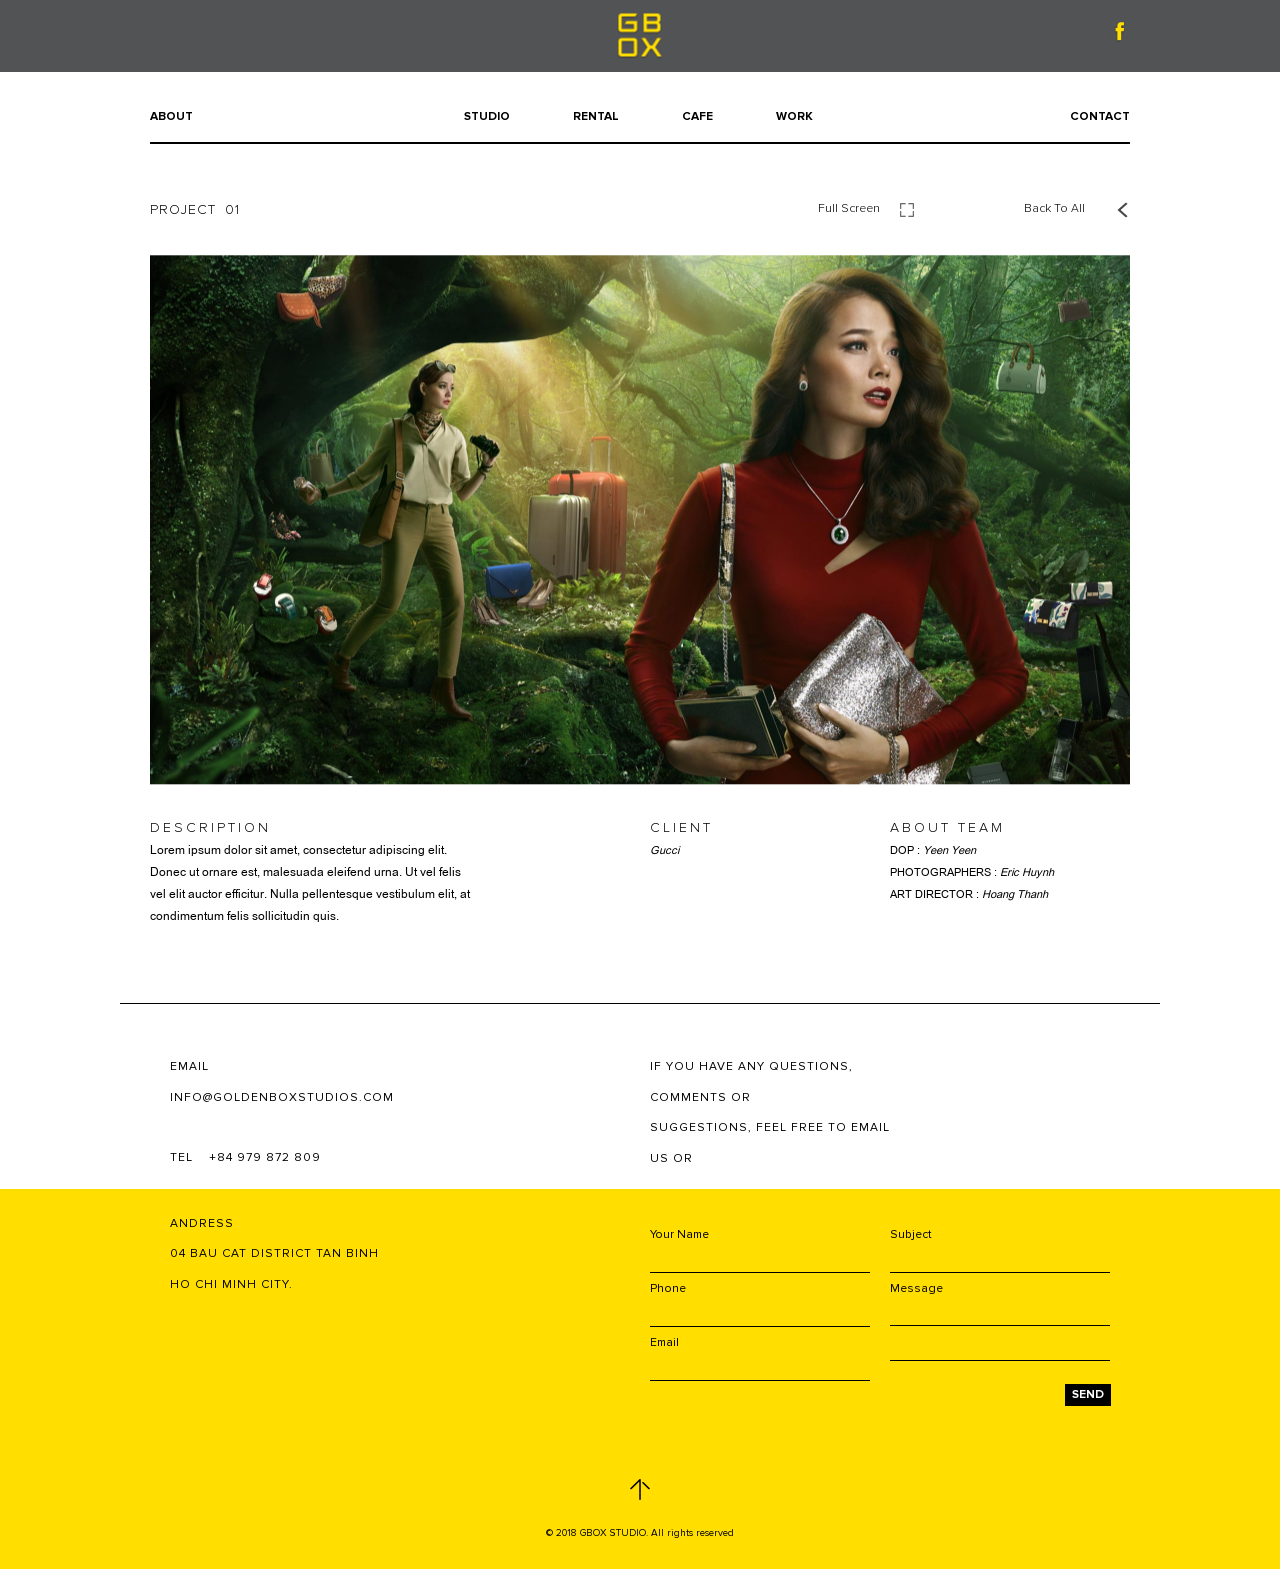
<file: projectdetail.html>
<!DOCTYPE html>
<html>
  <head>
    <meta charset="UTF-8" />
    <meta
      name="viewport"
      content="width=device-width, initial-scale=1.0, maximum-scale=1.0, user-scalable=0"
    />
    <meta http-equiv="X-UA-Compatible" content="IE=edge,chrome=1" />
    <title>Project Detail</title>
    <link rel="icon" href="favicon.ico" />
    <meta name="title" content="" />
    <meta name="description" content="" />

    <!-- meta facebook -->
    <meta property="og:locale" content="vi" />
    <meta property="og:type" content="article" />
    <meta property="og:title" content="" />
    <meta property="og:description" content="" />
    <meta property="og:url" content="" />
    <meta property="og:site_name" content="" />
    <meta property="og:image" content="" />

    <link rel="stylesheet" href="dest/style.min.css" />
    <link rel="stylesheet" href="dest/fonts.css" />
  </head>

  <!-- Mỗi body của mỗi page nên có class ví dụ homepage, aboutpage, contactpage... -->

  <body class="contactpage">
    <!-- HEADER -->
    <header id="header">
      <div class="header__top">
        <div class="container">
          <div class="header__top-logo">
            <div class="btnhiden">
              <span></span>
            </div>
            <a href="index.html" class="logo"
              ><img src="./img/logo-box.png" alt=""
            /></a>
            <a class="iconfb"><img src="./img/icon-facebook.png" alt="" /></a>
          </div>
        </div>
      </div>
      <div class="container">
        <nav class="header__nav">
          <div class="header__nav-left">
            <a href="about.html">about</a>
          </div>
          <div class="header__nav-past">
            <a href="studio.html">studio</a>
            <a href="studiorental.html">rental</a>
            <a href="cafe.html">cafe</a>
            <a href="allwork.html">work</a>
          </div>
          <div class="header__nav-right">
            <a href="contact.html">contact</a>
          </div>
        </nav>
      </div>
      <nav class="nav__mobile">
        <a href="about.html">about</a>
        <a href="studio.html">studio</a>
        <a href="studiorental.html">rental</a>
        <a href="cafe.html">cafe</a>
        <a href="allwork.html">work</a>
        <a href="contact.html">contact</a>
      </nav>
    </header>

    <!-- MAIN -->
    <main class="mainwrapper">
      <section class="projectdetail">
        <div class="projectdetail__top">
          <div class="container">
            <div class="projectdetail__top-left">
              <h1>project<p>01</p></h1>
                
              </h1>
            </div>
            <div class="projectdetail__top-right">
              <div class="full">
                <span>full screen</span>
                <img src="./img/logo-fullscreen.png" alt="" />
              </div>
              <div class="back">
                <span>back to all</span>
                <img src="./img/iconarrowdow2xhome.png" alt="" />
              </div>
            </div>
          </div>
        </div>
        <div class="projectdetail__group">
          <div class="container">
            <div class="projectdetail__group-item">
              <img src="./img/project5__chitiet.jpg" alt="" />
            </div>
          </div>
        </div>
        <div class="projectdetail__content">
          <div class="container">
            <div class="projectdetail__content-desc">
              <span class="title">Description</span>
              <p>
                Lorem ipsum dolor sit amet, consectetur adipiscing elit. Donec
                ut ornare est, malesuada eleifend urna. Ut vel felis vel elit
                auctor efficitur. Nulla pellentesque vestibulum elit, at
                condimentum felis sollicitudin quis.
              </p>
            </div>
            <div class="projectdetail__content-client">
              <span class="title">client</span>
              <p class="textitalic">gucci</p>
            </div>
            <div class="projectdetail__content-about">
              <span class="title">about team</span>
              <p class="textuppercase">
                dop : <span class="textitalic">yeen yeen</span>
              </p>
              <p class="textuppercase">
                Photographers : <span class="textitalic">Eric Huynh</span>
              </p>
              <p class="textuppercase">
                Art Director : <span class="textitalic">Hoang Thanh</span>
              </p>
            </div>
          </div>
        </div>
      </section>
    </main>

    <!-- FOOTER -->
    <footer class="footer">
      <div class="container">
        <div class="footer__infor">
          <div class="footer__infor-left">
            <a class="email" href="mailto:info@goldenboxstudios.com">
              <span>email</span>
              <p>info@goldenboxstudios.com</p>
            </a>
            <a href="tel:+84 979 872 809" class="phone">
              <span>tel</span>
              <p>+84 979 872 809</p>
            </a>
            <a href="#" class="address">
              <span>andress </span>
              <p>04 bau cat district tan binh ho chi minh city.</p>
            </a>
          </div>
          <div class="footer__infor-right">
            <div class="right__text">
              <p>If you have any questions, comments or</p>
              <p>suggestions, feel free to email us or</p>
            </div>
            <form class="right__form">
              <div class="left">
                <label for="name">your name</label>
                <input type="text" name="name" id="name" />
                <label for="phone">phone</label>
                <input type="tel" name="phone" id="phone" />
                <label for="email">email</label>
                <input type="email" name="email" id="email" />
              </div>
              <div class="right">
                <label for="subject">subject</label>
                <input type="text" name="subject" id="subject" />
                <div class="textmessage">
                  <label for="message">message</label>
                  <textarea
                    name="message"
                    id="message"
                    cols="25"
                    rows="3"
                    style="line-height: 31.48px"
                    wrap="OFF"
                  ></textarea>
                  <div class="line">
                    <img src="./img/line-message.png" alt="" />
                  </div>
                </div>
                <button class="btnsend">send</button>
              </div>
            </form>
          </div>
        </div>
      </div>
      <div class="footer__copy">
        <div class="arrow"><img src="./img/arrowup2xhome.png" alt="" /></div>
        <div class="p">© 2018 GBOX STUDIO. All rights reserved</div>
      </div>
    </footer>

    <script type="text/javascript" src="dest/jsmain.min.js"></script>
    <script type="text/javascript" src="dest/main.js"></script>
  </body>
</html>
</file>
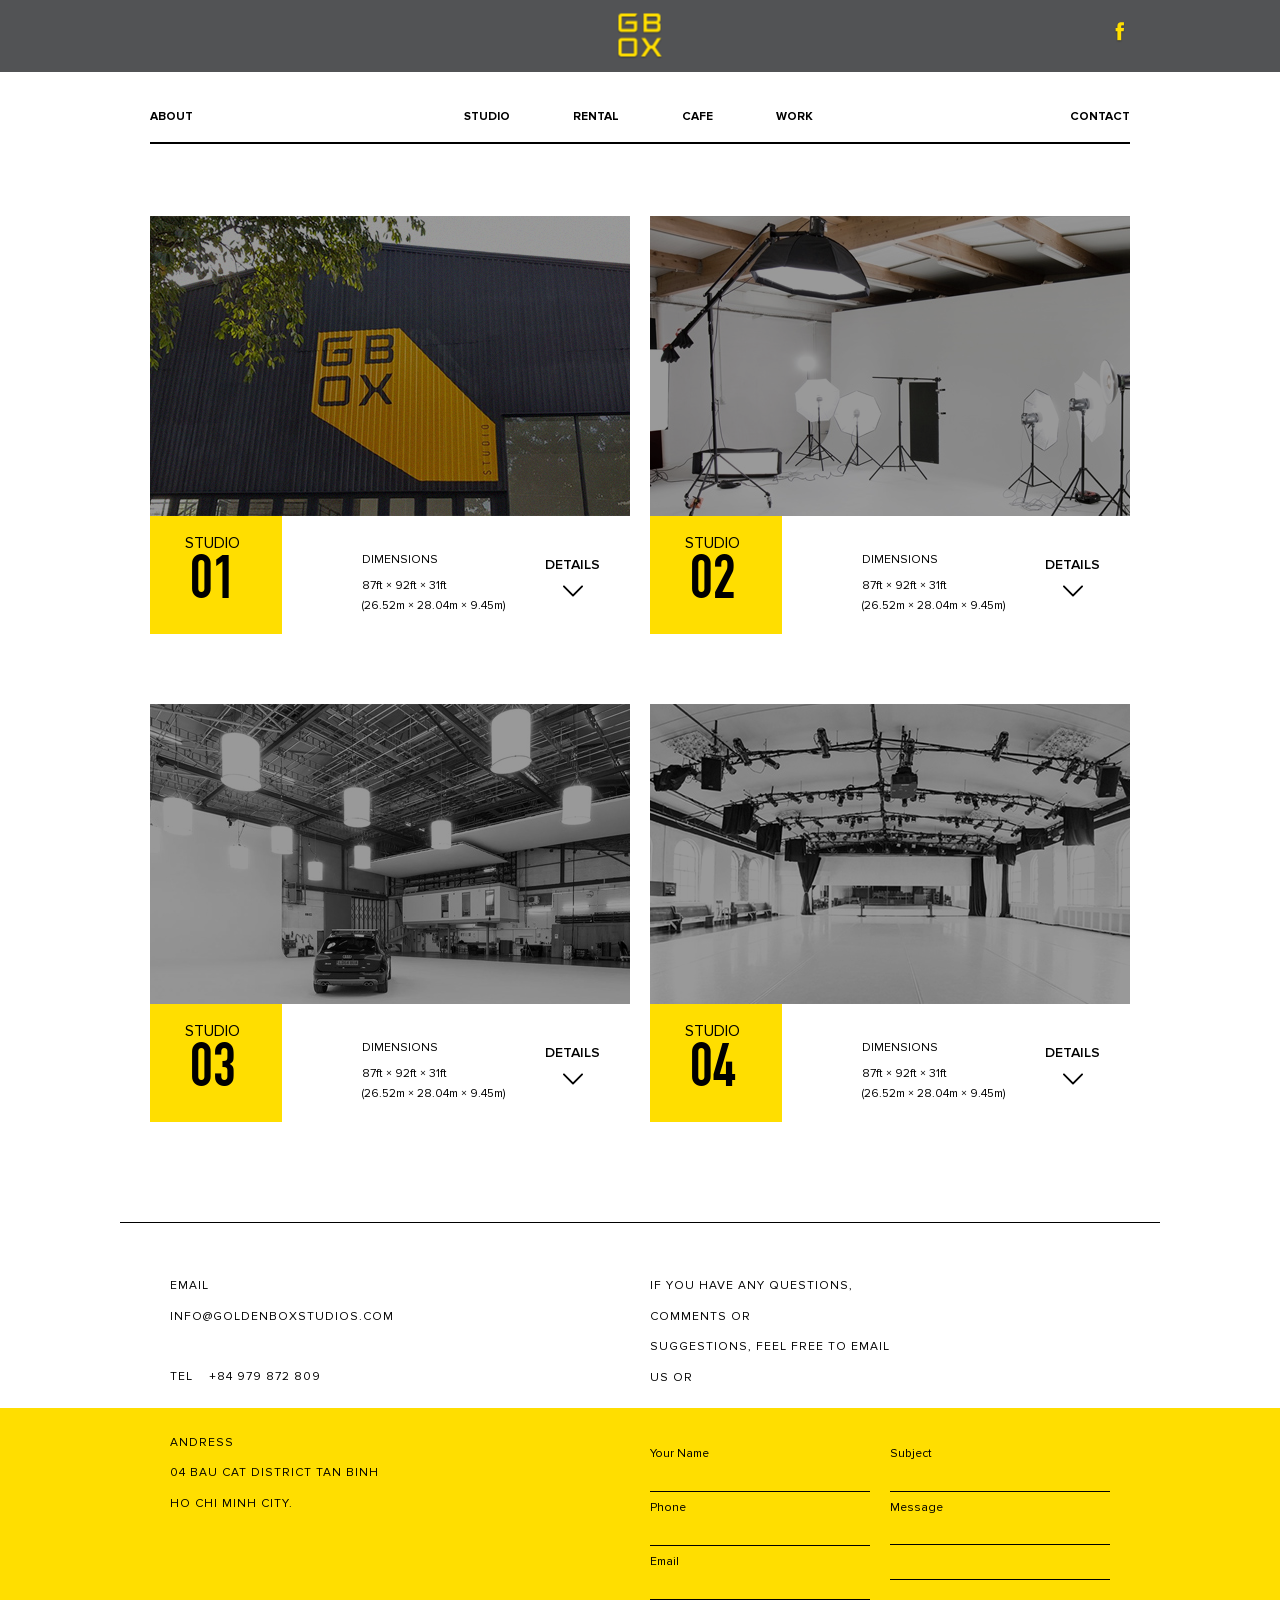
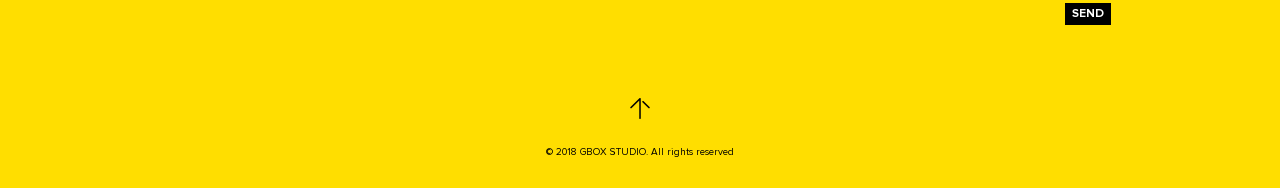
<file: studio.html>
<!DOCTYPE html>
<html>
  <head>
    <meta charset="UTF-8" />
    <meta
      name="viewport"
      content="width=device-width, initial-scale=1.0, maximum-scale=1.0, user-scalable=0"
    />
    <meta http-equiv="X-UA-Compatible" content="IE=edge,chrome=1" />
    <title>Studio</title>
    <link rel="icon" href="favicon.ico" />
    <meta name="title" content="" />
    <meta name="description" content="" />

    <!-- meta facebook -->
    <meta property="og:locale" content="vi" />
    <meta property="og:type" content="article" />
    <meta property="og:title" content="" />
    <meta property="og:description" content="" />
    <meta property="og:url" content="" />
    <meta property="og:site_name" content="" />
    <meta property="og:image" content="" />

    <link rel="stylesheet" href="dest/style.min.css" />
    <link rel="stylesheet" href="dest/fonts.css" />
  </head>

  <!-- Mỗi body của mỗi page nên có class ví dụ homepage, aboutpage, contactpage... -->

  <body class="contactpage">
    <!-- HEADER -->
    <header id="header">
      <div class="header__top">
        <div class="container">
          <div class="header__top-logo">
            <div class="btnhiden">
              <span></span>
            </div>
            <a href="index.html" class="logo"
              ><img src="./img/logo-box.png" alt=""
            /></a>
            <a class="iconfb"><img src="./img/icon-facebook.png" alt="" /></a>
          </div>
        </div>
      </div>
      <div class="container">
        <nav class="header__nav">
          <div class="header__nav-left">
            <a href="about.html">about</a>
          </div>
          <div class="header__nav-past">
            <a href="studio.html">studio</a>
            <a href="studiorental.html">rental</a>
            <a href="cafe.html">cafe</a>
            <a href="allwork.html">work</a>
          </div>
          <div class="header__nav-right">
            <a href="contact.html">contact</a>
          </div>
        </nav>
      </div>
      <nav class="nav__mobile">
        <a href="about.html">about</a>
        <a href="studio.html">studio</a>
        <a href="studiorental.html">rental</a>
        <a href="cafe.html">cafe</a>
        <a href="allwork.html">work</a>
        <a href="contact.html">contact</a>
      </nav>
    </header>

    <!-- MAIN -->
    <main class="mainwrapper">
      <section class="studio">
        <div class="container">
          <div class="studio__group">
            <div class="studio__group-item">
              <div class="img">
                <a href="studiodetail.html">
                  <img src="./img/img__studio-1.jpg" alt="" />
                </a>
              </div>
              <a href="studiodetail.html" class="content">
                <div class="content-left">
                  <p>studio</p>
                  <span>01</span>
                </div>
                <div class="content-right">
                  <div class="infor">
                    <span class="name">dimensions</span>
                    <p class="ft">87ft × 92ft × 31ft</p>
                    <p class="m">(26.52m × 28.04m × 9.45m)</p>
                  </div>
                  <div class="detailarrow">
                    <span>details</span>
                    <svg
                      xmlns="http://www.w3.org/2000/svg"
                      xmlns:xlink="http://www.w3.org/1999/xlink"
                      version="1.1"
                      id="Layer_1"
                      x="0px"
                      y="0px"
                      viewBox="0 0 330 330"
                      xml:space="preserve"
                    >
                      <path
                        id="XMLID_225_"
                        d="M325.607,79.393c-5.857-5.857-15.355-5.858-21.213,0.001l-139.39,139.393L25.607,79.393  c-5.857-5.857-15.355-5.858-21.213,0.001c-5.858,5.858-5.858,15.355,0,21.213l150.004,150c2.813,2.813,6.628,4.393,10.606,4.393  s7.794-1.581,10.606-4.394l149.996-150C331.465,94.749,331.465,85.251,325.607,79.393z"
                      />
                      <g></g>
                      <g></g>
                      <g></g>
                      <g></g>
                      <g></g>
                      <g></g>
                      <g></g>
                      <g></g>
                      <g></g>
                      <g></g>
                      <g></g>
                      <g></g>
                      <g></g>
                      <g></g>
                      <g></g>
                    </svg>
                  </div>
                </div>
              </a>
            </div>
            <div class="studio__group-item">
              <div class="img">
                <a href="studiodetail.html">
                  <img src="./img/img__studio-2.jpg" alt="" />
                </a>
              </div>
              <a href="studiodetail.html" class="content">
                <div class="content-left">
                  <p>studio</p>
                  <span>02</span>
                </div>
                <div class="content-right">
                  <div class="infor">
                    <span class="name">dimensions</span>
                    <p class="ft">87ft × 92ft × 31ft</p>
                    <p class="m">(26.52m × 28.04m × 9.45m)</p>
                  </div>
                  <div class="detailarrow">
                    <span>details</span>
                    <svg
                      xmlns="http://www.w3.org/2000/svg"
                      xmlns:xlink="http://www.w3.org/1999/xlink"
                      version="1.1"
                      id="Layer_1"
                      x="0px"
                      y="0px"
                      viewBox="0 0 330 330"
                      xml:space="preserve"
                    >
                      <path
                        id="XMLID_225_"
                        d="M325.607,79.393c-5.857-5.857-15.355-5.858-21.213,0.001l-139.39,139.393L25.607,79.393  c-5.857-5.857-15.355-5.858-21.213,0.001c-5.858,5.858-5.858,15.355,0,21.213l150.004,150c2.813,2.813,6.628,4.393,10.606,4.393  s7.794-1.581,10.606-4.394l149.996-150C331.465,94.749,331.465,85.251,325.607,79.393z"
                      />
                      <g></g>
                      <g></g>
                      <g></g>
                      <g></g>
                      <g></g>
                      <g></g>
                      <g></g>
                      <g></g>
                      <g></g>
                      <g></g>
                      <g></g>
                      <g></g>
                      <g></g>
                      <g></g>
                      <g></g>
                    </svg>
                  </div>
                </div>
              </a>
            </div>
            <div class="studio__group-item">
              <div class="img">
                <a href="studiodetail.html">
                  <img src="./img/img__studio-3.jpg" alt="" />
                </a>
              </div>
              <a href="studiodetail.html" class="content">
                <div class="content-left">
                  <p>studio</p>
                  <span>03</span>
                </div>
                <div class="content-right">
                  <div class="infor">
                    <span class="name">dimensions</span>
                    <p class="ft">87ft × 92ft × 31ft</p>
                    <p class="m">(26.52m × 28.04m × 9.45m)</p>
                  </div>
                  <div class="detailarrow">
                    <span>details</span>
                    <svg
                      xmlns="http://www.w3.org/2000/svg"
                      xmlns:xlink="http://www.w3.org/1999/xlink"
                      version="1.1"
                      id="Layer_1"
                      x="0px"
                      y="0px"
                      viewBox="0 0 330 330"
                      xml:space="preserve"
                    >
                      <path
                        id="XMLID_225_"
                        d="M325.607,79.393c-5.857-5.857-15.355-5.858-21.213,0.001l-139.39,139.393L25.607,79.393  c-5.857-5.857-15.355-5.858-21.213,0.001c-5.858,5.858-5.858,15.355,0,21.213l150.004,150c2.813,2.813,6.628,4.393,10.606,4.393  s7.794-1.581,10.606-4.394l149.996-150C331.465,94.749,331.465,85.251,325.607,79.393z"
                      />
                      <g></g>
                      <g></g>
                      <g></g>
                      <g></g>
                      <g></g>
                      <g></g>
                      <g></g>
                      <g></g>
                      <g></g>
                      <g></g>
                      <g></g>
                      <g></g>
                      <g></g>
                      <g></g>
                      <g></g>
                    </svg>
                  </div>
                </div>
              </a>
            </div>
            <div class="studio__group-item">
              <div class="img">
                <a href="studiodetail.html">
                  <img src="./img/img__studio-4.jpg" alt="" />
                </a>
              </div>
              <a href="studiodetail.html" class="content">
                <div class="content-left">
                  <p>studio</p>
                  <span>04</span>
                </div>
                <div class="content-right">
                  <div class="infor">
                    <span class="name">dimensions</span>
                    <p class="ft">87ft × 92ft × 31ft</p>
                    <p class="m">(26.52m × 28.04m × 9.45m)</p>
                  </div>
                  <div class="detailarrow">
                    <span>details</span>
                    <svg
                      xmlns="http://www.w3.org/2000/svg"
                      xmlns:xlink="http://www.w3.org/1999/xlink"
                      version="1.1"
                      id="Layer_1"
                      x="0px"
                      y="0px"
                      viewBox="0 0 330 330"
                      xml:space="preserve"
                    >
                      <path
                        id="XMLID_225_"
                        d="M325.607,79.393c-5.857-5.857-15.355-5.858-21.213,0.001l-139.39,139.393L25.607,79.393  c-5.857-5.857-15.355-5.858-21.213,0.001c-5.858,5.858-5.858,15.355,0,21.213l150.004,150c2.813,2.813,6.628,4.393,10.606,4.393  s7.794-1.581,10.606-4.394l149.996-150C331.465,94.749,331.465,85.251,325.607,79.393z"
                      />
                      <g></g>
                      <g></g>
                      <g></g>
                      <g></g>
                      <g></g>
                      <g></g>
                      <g></g>
                      <g></g>
                      <g></g>
                      <g></g>
                      <g></g>
                      <g></g>
                      <g></g>
                      <g></g>
                      <g></g>
                    </svg>
                  </div>
                </div>
              </a>
            </div>
          </div>
        </div>
      </section>
    </main>

    <!-- FOOTER -->
    <footer class="footer">
      <div class="container">
        <div class="footer__infor">
          <div class="footer__infor-left">
            <a class="email" href="mailto:info@goldenboxstudios.com">
              <span>email</span>
              <p>info@goldenboxstudios.com</p>
            </a>
            <a href="tel:+84 979 872 809" class="phone">
              <span>tel</span>
              <p>+84 979 872 809</p>
            </a>
            <a href="#" class="address">
              <span>andress </span>
              <p>04 bau cat district tan binh ho chi minh city.</p>
            </a>
          </div>
          <div class="footer__infor-right">
            <div class="right__text">
              <p>If you have any questions, comments or</p>
              <p>suggestions, feel free to email us or</p>
            </div>
            <form class="right__form">
              <div class="left">
                <label for="name">your name</label>
                <input type="text" name="name" id="name" />
                <label for="phone">phone</label>
                <input type="tel" name="phone" id="phone" />
                <label for="email">email</label>
                <input type="email" name="email" id="email" />
              </div>
              <div class="right">
                <label for="subject">subject</label>
                <input type="text" name="subject" id="subject" />
                <div class="textmessage">
                  <label for="message">message</label>
                  <textarea
                    name="message"
                    id="message"
                    cols="25"
                    rows="3"
                    style="line-height: 31.48px"
                    wrap="OFF"
                  ></textarea>
                  <div class="line">
                    <img src="./img/line-message.png" alt="" />
                  </div>
                </div>
                <button class="btnsend">send</button>
              </div>
            </form>
          </div>
        </div>
      </div>
      <div class="footer__copy">
        <a class="arrow"><img src="./img/arrowup2xhome.png" alt="" /></a>
        <div class="p">© 2018 GBOX STUDIO. All rights reserved</div>
      </div>
    </footer>

    <script type="text/javascript" src="dest/jsmain.min.js"></script>
    <script type="text/javascript" src="dest/main.js"></script>
  </body>
</html>
</file>
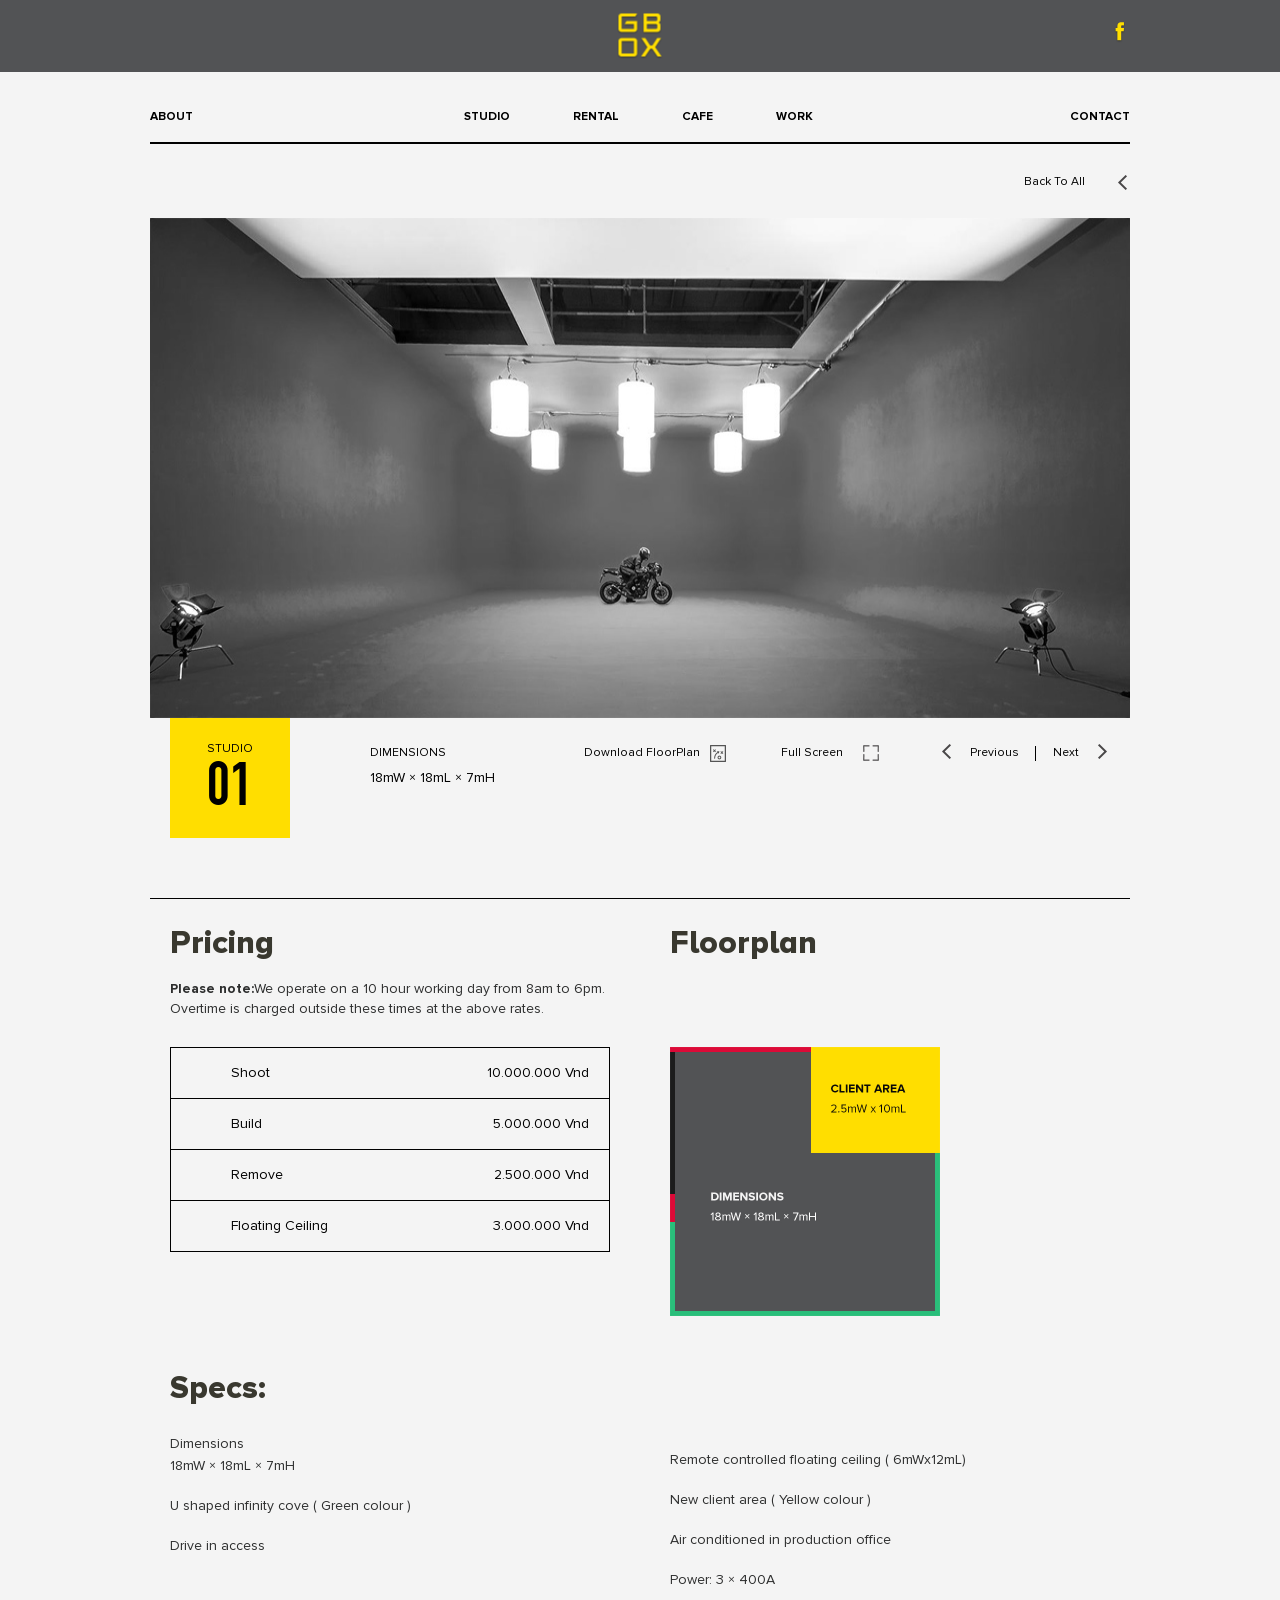
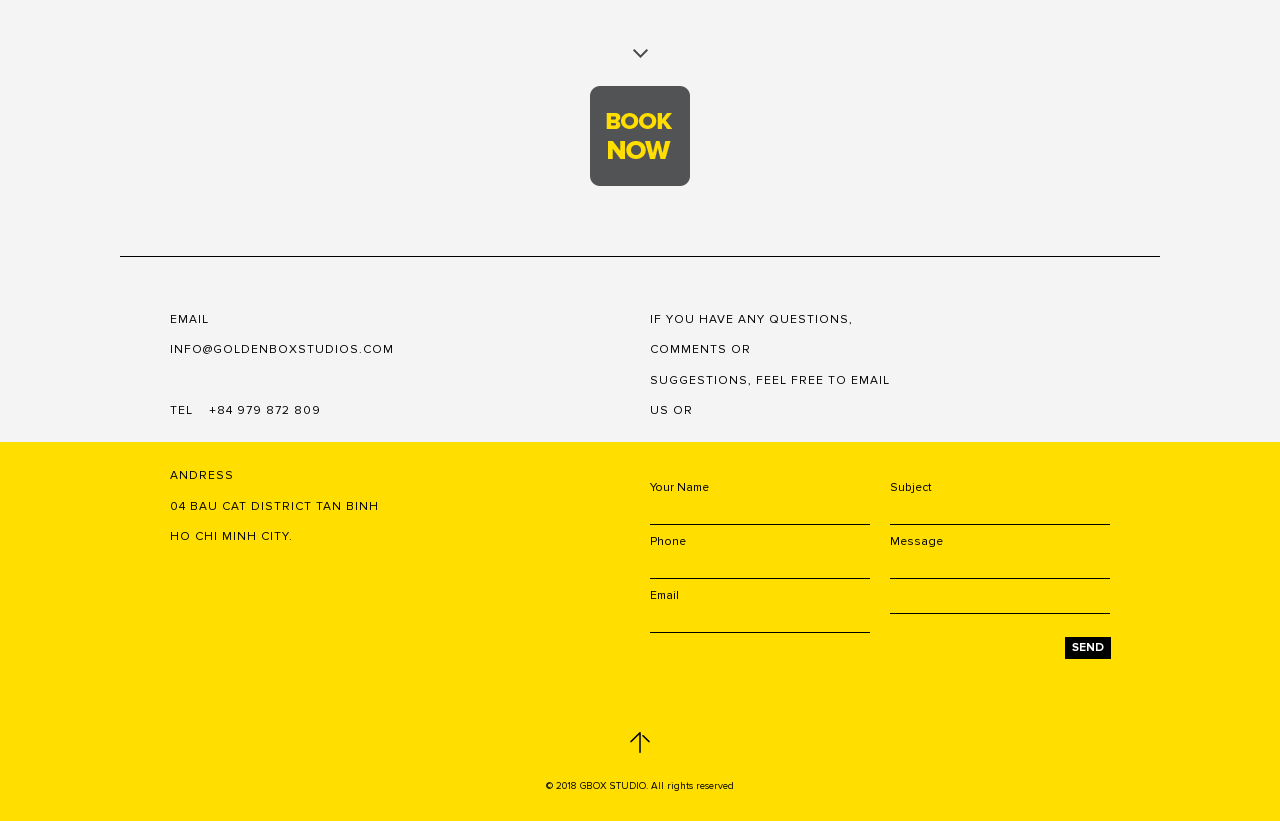
<file: studiodetail.html>
<!DOCTYPE html>
<html>
  <head>
    <meta charset="UTF-8" />
    <meta
      name="viewport"
      content="width=device-width, initial-scale=1.0, maximum-scale=1.0, user-scalable=0"
    />
    <meta http-equiv="X-UA-Compatible" content="IE=edge,chrome=1" />
    <title>All Work</title>
    <link rel="icon" href="favicon.ico" />
    <meta name="title" content="" />
    <meta name="description" content="" />

    <!-- meta facebook -->
    <meta property="og:locale" content="vi" />
    <meta property="og:type" content="article" />
    <meta property="og:title" content="" />
    <meta property="og:description" content="" />
    <meta property="og:url" content="" />
    <meta property="og:site_name" content="" />
    <meta property="og:image" content="" />

    <link rel="stylesheet" href="dest/style.min.css" />
    <link rel="stylesheet" href="dest/fonts.css" />
  </head>

  <!-- Mỗi body của mỗi page nên có class ví dụ homepage, aboutpage, contactpage... -->

  <body class="contactpage studioretal">
    <!-- HEADER -->
    <header id="header">
      <div class="header__top">
        <div class="container">
          <div class="header__top-logo">
            <div class="btnhiden">
              <span></span>
            </div>
            <a href="index.html" class="logo"
              ><img src="./img/logo-box.png" alt=""
            /></a>
            <a class="iconfb"><img src="./img/icon-facebook.png" alt="" /></a>
          </div>
        </div>
      </div>
      <div class="container">
        <nav class="header__nav">
          <div class="header__nav-left">
            <a href="about.html">about</a>
          </div>
          <div class="header__nav-past">
            <a href="studio.html">studio</a>
            <a href="studiorental.html">rental</a>
            <a href="cafe.html">cafe</a>
            <a href="allwork.html">work</a>
          </div>
          <div class="header__nav-right">
            <a href="contact.html">contact</a>
          </div>
        </nav>
      </div>
      <nav class="nav__mobile">
        <a href="about.html">about</a>
        <a href="studio.html">studio</a>
        <a href="studiorental.html">rental</a>
        <a href="cafe.html">cafe</a>
        <a href="allwork.html">work</a>
        <a href="contact.html">contact</a>
      </nav>
    </header>

    <!-- MAIN -->
    <main class="mainwrapper">
      <section class="slider">
        <div class="slider__top">
          <div class="container">
            <div class="span text">Back to all</div>
            <img src="./img/iconarrowdow2xhome.png" alt="" />
          </div>
        </div>
        <div class="slider__items">
          <div class="container">
            <div class="slider__items-img">
              <div class="item">
                <img src="./img/img__studetail.jpg" alt="Gbox" />
              </div>
              <div class="item"><img src="./img/slider1.jpg" alt="Gbox" /></div>
              <div class="item"><img src="./img/slider2.jpg" alt="Gbox" /></div>
              <div class="item"><img src="./img/slider3.jpg" alt="Gbox" /></div>
              <div class="item"><img src="./img/slider4.jpg" alt="Gbox" /></div>
            </div>
          </div>
        </div>
        <div class="slider__action">
          <div class="container">
            <div class="slider__action-btn">
              <div class="left">
                <div class="number">
                  <span class="text">studio</span>
                  <p class="numb">01</p>
                </div>
                <div class="contentbtn">
                  <span class="name text"> dimensions</span>
                  <div class="ml">18mW × 18mL × 7mH</div>
                </div>
              </div>
              <div class="right">
                <div class="dowplan">
                  <span class="text">Download FloorPlan</span>
                  <img src="./img/icon__plan-studio.png" alt="" />
                </div>
                <div class="fulls">
                  <span class="text">Full Screen</span>
                  <img src="./img/logo-fullscreen.png" alt="" />
                </div>
                <div class="btnprevnext">
                  <div class="btn prev">
                    <img src="./img/iconarrowdow2xhome.png" alt="" />
                    <span class="text">Previous</span>
                  </div>
                  <div class="btn next">
                    <span class="text">Next</span>
                    <img src="./img/iconarrowdow2xhome.png" alt="" />
                  </div>
                </div>
              </div>
            </div>
          </div>
        </div>
      </section>
      <section class="contentdetail">
        <div class="container">
          <div class="contentdetail__pricing">
            <h2 class="heading --h2">Pricing</h2>
            <p class="contentdetail__pricing-text">
              <span>Please note:</span>We operate on a 10 hour working day from
              8am to 6pm. Overtime is charged outside these times at the above
              rates.
            </p>
            <div class="contentdetail__pricing-items">
              <div class="item">
                <span>shoot</span>
                <p>10.000.000 vnd</p>
              </div>
              <div class="item">
                <span>build</span>
                <p>5.000.000 vnd</p>
              </div>
              <div class="item">
                <span>remove</span>
                <p>2.500.000 vnd</p>
              </div>
              <div class="item">
                <span>Floating Ceiling</span>
                <p>3.000.000 vnd</p>
              </div>
            </div>
          </div>
          <div class="contentdetail__floor">
            <h2 class="heading --h2">Floorplan</h2>
            <img src="./img/img__floopplan.jpg" alt="" />
          </div>
          <div class="contentdetail__row">
            <h2 class="heading --h2">Specs:</h2>
            <div class="contentdetail__row-infor">
              <div class="left">
                <span>Dimensions</span>
                <p class="pfirs">18mW × 18mL × 7mH</p>
                <p>U shaped infinity cove ( Green colour )</p>
                <p>Drive in access</p>
              </div>
              <div class="right">
                <p>Remote controlled floating ceiling ( 6mWx12mL)</p>
                <p>New client area ( Yellow colour )</p>
                <p>Air conditioned in production office</p>
                <p>Power: 3 × 400A</p>
              </div>
            </div>
          </div>
        </div>
      </section>
      <div class="booking">
        <div class="container">
          <a href=""
            ><img class="iconarrow" src="./img/iconarrowdow2xhome.png" alt=""
          /></a>
          <a class="book" href="studiorental.html"
            ><img src="./img/logo-booknow.png" alt=""
          /></a>
        </div>
      </div>
    </main>

    <!-- FOOTER -->

    <footer class="footer">
      <div class="container">
        <div class="footer__infor">
          <div class="footer__infor-left">
            <a class="email" href="mailto:info@goldenboxstudios.com">
              <span>email</span>
              <p>info@goldenboxstudios.com</p>
            </a>
            <a href="tel:+84 979 872 809" class="phone">
              <span>tel</span>
              <p>+84 979 872 809</p>
            </a>
            <a href="#" class="address">
              <span>andress </span>
              <p>04 bau cat district tan binh ho chi minh city.</p>
            </a>
          </div>
          <div class="footer__infor-right">
            <div class="right__text">
              <p>If you have any questions, comments or</p>
              <p>suggestions, feel free to email us or</p>
            </div>
            <form class="right__form">
              <div class="left">
                <label for="name">your name</label>
                <input type="text" name="name" id="name" />
                <label for="phone">phone</label>
                <input type="tel" name="phone" id="phone" />
                <label for="email">email</label>
                <input type="email" name="email" id="email" />
              </div>
              <div class="right">
                <label for="subject">subject</label>
                <input type="text" name="subject" id="subject" />
                <div class="textmessage">
                  <label for="message">message</label>
                  <textarea
                    name="message"
                    id="message"
                    cols="25"
                    rows="3"
                    style="line-height: 31.48px"
                    wrap="OFF"
                  ></textarea>
                  <div class="line">
                    <img src="./img/line-message.png" alt="" />
                  </div>
                </div>
                <button class="btnsend">send</button>
              </div>
            </form>
          </div>
        </div>
      </div>
      <div class="footer__copy">
        <a class="arrow"><img src="./img/arrowup2xhome.png" alt="" /></a>
        <div class="p">© 2018 GBOX STUDIO. All rights reserved</div>
      </div>
    </footer>

    <script type="text/javascript" src="dest/jsmain.min.js"></script>
    <script type="text/javascript" src="dest/main.js"></script>
  </body>
</html>
</file>
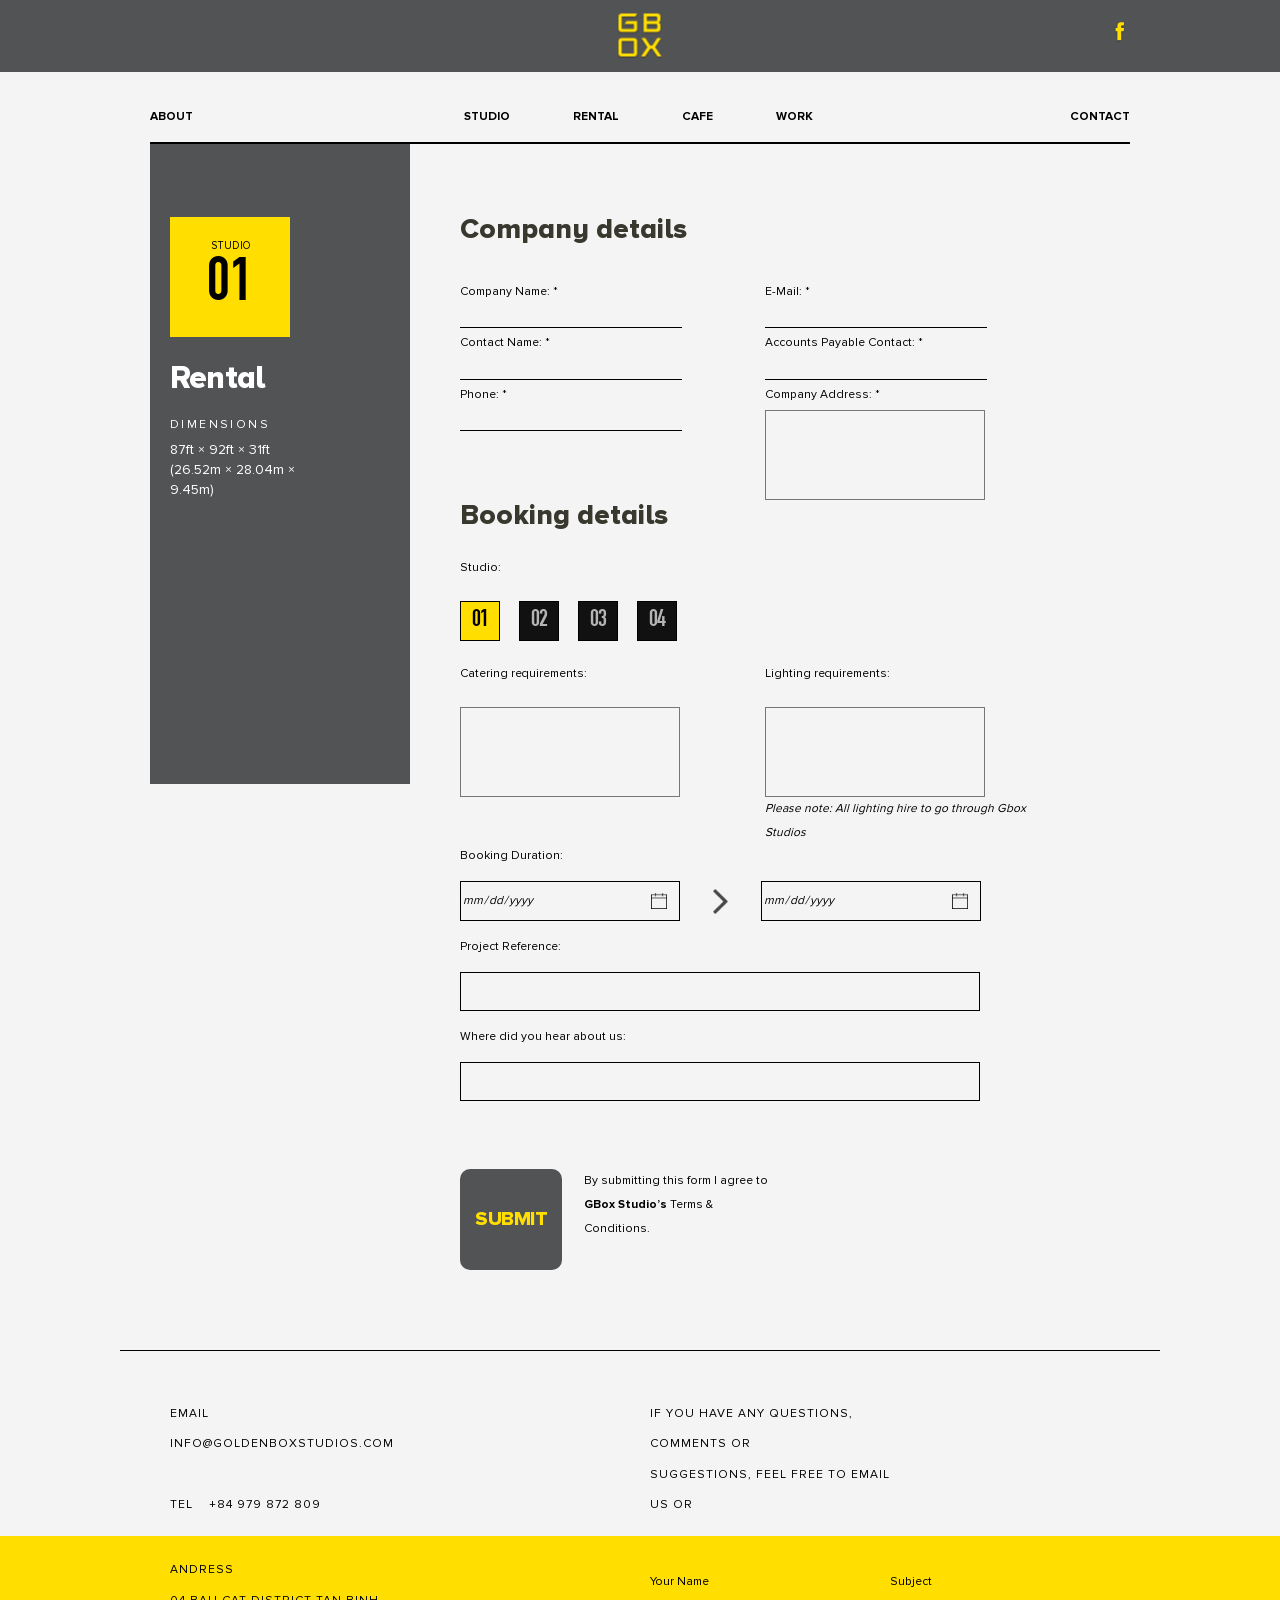
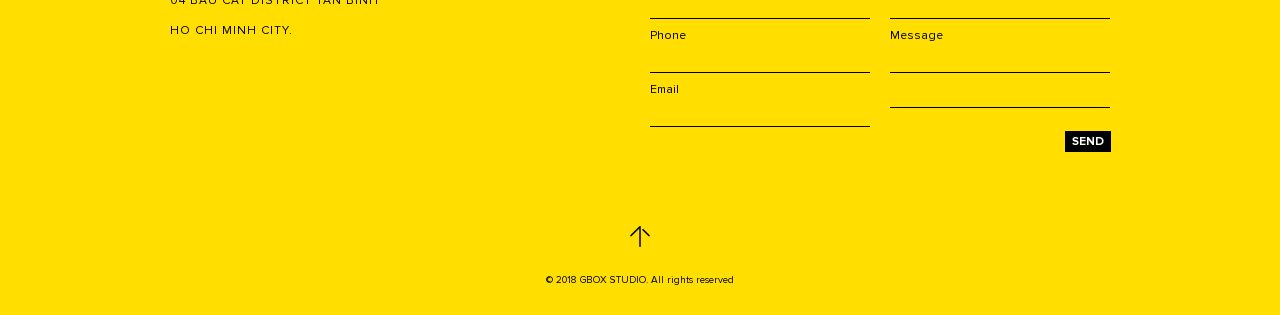
<file: studiorental.html>
<!DOCTYPE html>
<html>
  <head>
    <meta charset="UTF-8" />
    <meta
      name="viewport"
      content="width=device-width, initial-scale=1.0, maximum-scale=1.0, user-scalable=0"
    />
    <meta http-equiv="X-UA-Compatible" content="IE=edge,chrome=1" />
    <title>All Work</title>
    <link rel="icon" href="favicon.ico" />
    <meta name="title" content="" />
    <meta name="description" content="" />

    <!-- meta facebook -->
    <meta property="og:locale" content="vi" />
    <meta property="og:type" content="article" />
    <meta property="og:title" content="" />
    <meta property="og:description" content="" />
    <meta property="og:url" content="" />
    <meta property="og:site_name" content="" />
    <meta property="og:image" content="" />

    <link rel="stylesheet" href="dest/style.min.css" />
    <link rel="stylesheet" href="dest/fonts.css" />
  </head>

  <!-- Mỗi body của mỗi page nên có class ví dụ homepage, aboutpage, contactpage... -->

  <body class="contactpage studioretal">
    <!-- HEADER -->
    <header id="header">
      <div class="header__top">
        <div class="container">
          <div class="header__top-logo">
            <div class="btnhiden">
              <span></span>
            </div>
            <a href="index.html" class="logo"
              ><img src="./img/logo-box.png" alt=""
            /></a>
            <a class="iconfb"><img src="./img/icon-facebook.png" alt="" /></a>
          </div>
        </div>
      </div>
      <div class="container">
        <nav class="header__nav">
          <div class="header__nav-left">
            <a href="about.html">about</a>
          </div>
          <div class="header__nav-past">
            <a href="studio.html">studio</a>
            <a href="studiorental.html">rental</a>
            <a href="cafe.html">cafe</a>
            <a href="allwork.html">work</a>
          </div>
          <div class="header__nav-right">
            <a href="contact.html">contact</a>
          </div>
        </nav>
      </div>
      <nav class="nav__mobile">
        <a href="about.html">about</a>
        <a href="studio.html">studio</a>
        <a href="studiorental.html">rental</a>
        <a href="cafe.html">cafe</a>
        <a href="allwork.html">work</a>
        <a href="contact.html">contact</a>
      </nav>
    </header>

    <!-- MAIN -->
    <main class="mainwrapper">
      <section class="retail">
        <div class="container">
          <div class="retail__left">
            <div class="number">
              <span>studio</span>
              <p>01</p>
            </div>
            <div class="retail__left-item">
              <h2 class="title">rental</h2>
              <span class="name"> dimensions</span>
              <div class="ml">18mW × 18mL × 7mH</div>
              <p class="ft">87ft × 92ft × 31ft</p>
              <p class="m">(26.52m × 28.04m × 9.45m)</p>
            </div>
          </div>
          <form class="retail__right">
            <div class="retail__right-compamny">
              <h2 class="title">Company details</h2>
              <div action="" class="form">
                <div class="formleft">
                  <label for="companyname">Company Name: *</label>
                  <input type="text" name="companyname" id="companyname" />
                  <label for="contactname">Contact Name: *</label>
                  <input type="text" name="contactname" id="contactname" />
                  <label for="phone">Phone: *</label>
                  <input type="number" name="phone" id="phone" />
                </div>
                <div class="formright">
                  <label for="email">E-mail: *</label>
                  <input type="email" name="email" id="email" />
                  <label for="accountspayable"
                    >Accounts payable contact: *</label
                  >
                  <input
                    type="text"
                    name="accountspayable"
                    id="accountspayable"
                  />
                  <label for="">Company Address: *</label>
                  <textarea name="" id="" cols="30" rows="10"></textarea>
                </div>
              </div>
            </div>
            <div class="retail__right-booking">
              <h2 class="title">Booking details</h2>
              <div class="dotted">
                <span>Studio:</span>
                <div class="dotted-item">
                  <a href="" class="active">01</a>
                  <a href="">02</a>
                  <a href="">03</a>
                  <a href="">04</a>
                </div>
              </div>
              <div class="group-textarea">
                <div class="left">
                  <label for="cater">Catering requirements:</label>
                  <textarea
                    name="cater"
                    id="cater"
                    cols="30"
                    rows="10"
                  ></textarea>
                </div>
                <div class="right">
                  <label for="light">Lighting requirements:</label>
                  <textarea
                    name="light"
                    id="light"
                    cols="30"
                    rows="10"
                  ></textarea>
                  <span class="text"
                    >Please note: All lighting hire to go through Gbox Studios
                  </span>
                </div>
              </div>
              <div class="selectdate">
                <span>Booking Duration:</span>
                <div class="inputseclet">
                  <input type="date" name="datestart" id="datestart" />
                  <img
                    class="iconarrow"
                    src="./img/iconarrowdow2xhome.png"
                    alt=""
                  />
                  <input type="date" name="dateend" id="dateend" />
                </div>
              </div>
              <div class="infor">
                <label for="project">Project Reference:</label>
                <input type="text" name="project" id="project" />
                <label for="where">Where did you hear about us:</label>
                <input type="text" name="where" id="where" />
              </div>
            </div>
            <div class="retail__right-btnbooking">
              <button class="btn booking">submit</button>
              <div class="text">
                <p>
                  By submitting this form I agree to
                  <span>GBox Studio’s</span> Terms & Conditions.
                </p>
              </div>
            </div>
          </form>
        </div>
      </section>
    </main>

    <!-- FOOTER -->

    <footer class="footer">
      <div class="container">
        <div class="footer__infor">
          <div class="footer__infor-left">
            <a class="email" href="mailto:info@goldenboxstudios.com">
              <span>email</span>
              <p>info@goldenboxstudios.com</p>
            </a>
            <a href="tel:+84 979 872 809" class="phone">
              <span>tel</span>
              <p>+84 979 872 809</p>
            </a>
            <a href="#" class="address">
              <span>andress </span>
              <p>04 bau cat district tan binh ho chi minh city.</p>
            </a>
          </div>
          <div class="footer__infor-right">
            <div class="right__text">
              <p>If you have any questions, comments or</p>
              <p>suggestions, feel free to email us or</p>
            </div>
            <form class="right__form">
              <div class="left">
                <label for="name">your name</label>
                <input type="text" name="name" id="name" />
                <label for="phone">phone</label>
                <input type="tel" name="phone" id="phone" />
                <label for="email">email</label>
                <input type="email" name="email" id="email" />
              </div>
              <div class="right">
                <label for="subject">subject</label>
                <input type="text" name="subject" id="subject" />
                <div class="textmessage">
                  <label for="message">message</label>
                  <textarea
                    name="message"
                    id="message"
                    cols="25"
                    rows="3"
                    style="line-height: 31.48px"
                    wrap="OFF"
                  ></textarea>
                  <div class="line">
                    <img src="./img/line-message.png" alt="" />
                  </div>
                </div>
                <button class="btnsend">send</button>
              </div>
            </form>
          </div>
        </div>
      </div>
      <div class="footer__copy">
        <a class="arrow"><img src="./img/arrowup2xhome.png" alt="" /></a>
        <div class="p">© 2018 GBOX STUDIO. All rights reserved</div>
      </div>
    </footer>

    <script type="text/javascript" src="dest/jsmain.min.js"></script>
    <script type="text/javascript" src="dest/main.js"></script>
  </body>
</html>
</file>
<file: dest/fonts.css>
/* FONT FACE - font-display: fallback; */

/* VÍ DỤ - tuỳ chỉnh theo từng dự án*/


@font-face {
    font-family: 'pne';
    src: url('../fonts/ProximaNovaA-Extrabld.woff2') format('woff2'),
        url('../fonts/ProximaNovaA-Extrabld.woff') format('woff');
    font-weight: bold;
    font-style: normal;
    font-display: fallback;
}

@font-face {
    font-family: 'pnr';
    src: url('../fonts/ProximaNova-Regular.woff2') format('woff2'),
        url('../fonts/ProximaNova-Regular.woff') format('woff');
    font-weight: normal;
    font-style: normal;
    font-display: fallback;
}

@font-face {
    font-family: 'pnb';
    src: url('../fonts/ProximaNova-Bold.woff2') format('woff2'),
        url('../fonts/ProximaNova-Bold.woff') format('woff');
    font-weight: bold;
    font-style: normal;
    font-display: fallback;
}

@font-face {
    font-family: 'pnl';
    src: url('../fonts/ProximaNova-Light.woff2') format('woff2'),
        url('../fonts/ProximaNova-Light.woff') format('woff');
    font-weight: 300;
    font-style: normal;
    font-display: fallback;
}
@font-face {
    font-family: 'pnsb';
    src: url('../fonts/ProximaNova-Semibold.woff2') format('woff2'),
        url('../fonts/ProximaNova-Semibold.woff') format('woff');
    font-weight: 600;
    font-style: normal;
    font-display: fallback;
}

@font-face {
    font-family: 'ar';
    src: url('../fonts/Arial.woff2') format('woff2'),
        url('../fonts/Arial.woff') format('woff');
    font-weight: normal;
    font-style: normal;
    font-display: fallback;
}@font-face {
    font-family: 'ab';
    src: url('../fonts/Arial-BoldMT.woff2') format('woff2'),
        url('../fonts/Arial-BoldMT.woff') format('woff');
    font-weight: bold;
    font-style: normal;
    font-display: fallback;
}
@font-face {
    font-family: 'dinb';
    src: url('../fonts/DINCondensed-Bold.woff2') format('woff2'),
        url('../fonts/DINCondensed-Bold.woff') format('woff');
    font-weight: bold;
    font-style: normal;
    font-display: fallback;
}
</file>
<file: dest/style.min.css>
html,body,div,span,applet,object,iframe,h1,h2,h3,h4,h5,h6,p,blockquote,pre,a,abbr,acronym,address,big,cite,code,del,dfn,em,img,ins,kbd,q,s,samp,small,strike,strong,sub,sup,tt,var,b,u,i,center,dl,dt,dd,ol,ul,li,fieldset,form,label,legend,table,caption,tbody,tfoot,thead,tr,th,td,article,aside,canvas,details,embed,figure,figcaption,footer,header,hgroup,menu,nav,output,ruby,section,summary,time,mark,audio,video{margin:0;padding:0;border:0;font-size:100%;font:inherit;vertical-align:baseline}article,aside,details,figcaption,figure,footer,header,hgroup,menu,nav,section{display:block}body{line-height:1}ol,ul{list-style:none}blockquote,q{quotes:none}blockquote:before,blockquote:after,q:before,q:after{content:"";content:none}table{border-collapse:collapse;border-spacing:0}*::before,*::after{box-sizing:inherit}/*! normalize.css v8.0.1 | MIT License | github.com/necolas/normalize.css */html{line-height:1.15;-webkit-text-size-adjust:100%}hr{box-sizing:content-box;height:0;overflow:visible}pre{font-family:monospace, monospace;font-size:1em}a{background-color:transparent}abbr[title]{border-bottom:none;text-decoration:underline;text-decoration:underline dotted}b,strong{font-weight:bolder}code,kbd,samp{font-family:monospace, monospace;font-size:1em}small{font-size:80%}sub,sup{font-size:75%;line-height:0;position:relative;vertical-align:baseline}sub{bottom:-0.25em}sup{top:-0.5em}img{border-style:none}button,input,optgroup,select,textarea{font-family:inherit;font-size:100%;line-height:1.15;margin:0}button,input{overflow:visible}button,select{text-transform:none}button,[type="button"],[type="reset"],[type="submit"]{-webkit-appearance:button}button::-moz-focus-inner,[type="button"]::-moz-focus-inner,[type="reset"]::-moz-focus-inner,[type="submit"]::-moz-focus-inner{border-style:none;padding:0}button:-moz-focusring,[type="button"]:-moz-focusring,[type="reset"]:-moz-focusring,[type="submit"]:-moz-focusring{outline:1px dotted ButtonText}fieldset{padding:0.35em 0.75em 0.625em}legend{box-sizing:border-box;color:inherit;display:table;max-width:100%;padding:0;white-space:normal}progress{vertical-align:baseline}textarea{overflow:auto}[type="checkbox"],[type="radio"]{box-sizing:border-box;padding:0}[type="number"]::-webkit-inner-spin-button,[type="number"]::-webkit-outer-spin-button{height:auto}[type="search"]{-webkit-appearance:textfield;outline-offset:-2px}[type="search"]::-webkit-search-decoration{-webkit-appearance:none}::-webkit-file-upload-button{-webkit-appearance:button;font:inherit}details{display:block}summary{display:list-item}template{display:none}[hidden]{display:none}:root{--h1-fs: 7.2rem;--h1-lh: 8rem;--h2-fs: 5.2rem;--h2-lh: 6rem;--h3-fs: 3.2rem;--h3-lh: 4.2rem;--h4-fs: 2.4rem;--h4-lh: 3.2rem;--h5-fs: 2rem;--h5-lh: 3rem;--body16-fs: 1.6rem;--body16-lh: 2.6rem;--body14-fs: 1.4rem;--body14-lh: 2.2rem;--gap: 30px;--line-height: 30.48px;--height-header: 80px;--height-button: 56px;--ptop: 150px;--pd-section: 120px}@media (max-width: 767px){:root{--h1-fs: 3.6rem;--h1-lh: 4.2rem;--h2-fs: 2.8rem;--h2-lh: 3.8rem;--h3-fs: 2.2rem;--h3-lh: 3rem;--h4-fs: 2rem;--h4-lh: 3.2rem;--gap: 20px;--height-header: 70px;--pd-section: 50px;--ptop: 120px}}@-ms-viewport{width:device-width}*{-webkit-font-smoothing:antialiased;-moz-osx-font-smoothing:grayscale;-webkit-font-smoothing:antialiased;-moz-osx-font-smoothing:grayscale;text-rendering:optimizeLegibility;box-sizing:border-box}html{font-size:62.5%}body{width:100%;max-width:100%;margin:auto;font-size:var(--body16-fs);font-family:ir;line-height:var(--body16-lh);color:#000;text-transform:none;background:#fff;position:relative}body .container-fluid{width:100%;padding-right:var(--gap);padding-left:var(--gap);margin-right:auto;margin-left:auto}@media screen and (max-width: 767px){body .container-fluid{padding-right:calc(var(--gap) / 2);padding-left:calc(var(--gap) / 2)}}body .container{width:100%;max-width:1040px;padding-right:var(--gap);padding-left:var(--gap);margin-right:auto;margin-left:auto}@media screen and (max-width: 767px){body .container{padding-right:calc(var(--gap) / 2);padding-left:calc(var(--gap) / 2)}}@media (min-width: 576px){body .container{max-width:540px}}@media (min-width: 768px){body .container{max-width:720px}}@media (min-width: 992px){body .container{max-width:960px}}@media (min-width: 1200px){body .container{max-width:1040px}}body .mainwrapper{width:100%;margin:auto;opacity:1;pointer-events:auto}img{max-width:100%;height:auto;-webkit-user-select:none;-khtml-user-select:none;-moz-user-select:none;-o-user-select:none;user-select:none}img.--center{margin:0 auto;display:block}a{text-decoration:none}.--white-cl{color:#fff}.--black-cl{color:#000}.--blue-cl{color:#00afab}article h1,article h2,article h3,article h4,article h5,article h6{display:block}article h1{font-size:var(--h1-fs);line-height:var(--h1-lh);margin:0 0 0.67rem 0}article h2{font-size:var(--h2-fs);line-height:var(--h2-lh);margin:0 0 0.75rem 0}article h3{font-size:var(--h3-fs);line-height:var(--h3-lh);margin:0 0 0.83rem 0}article h4{font-size:var(--h4-fs);line-height:var(--h4-lh);margin:0 0 1.12rem 0}article h5{font-size:var(--h5-fs);line-height:var(--h5-lh);margin:0 0 1.5rem 0}article h6{font-size:0.67rem;margin:0 0 1.67rem 0}article p{margin:0 0 1.12rem 0}article ol,article ul{list-style:initial;padding-left:18px}article img{display:inline-block;height:auto;overflow:hidden;border-radius:10px;margin:25px auto}article .video{width:100%;height:0;padding-bottom:56.25%;position:relative;margin:25px auto}article .video iframe,article .video video{position:absolute;width:100%;height:100%;top:0;left:0}@media screen and (max-width: 767px){article img{margin:20px auto}}.heading{font-family:ib}.heading.--h1{font-size:var(--h1-fs);line-height:var(--h1-lh)}.heading.--h2{font-size:32px;line-height:var(--line-height);font-family:pne;color:#39382f}.flickity-enabled.is-fullscreen{position:fixed;left:0;top:0;width:100%;height:100%;background:rgba(0,0,0,0.9);padding-bottom:35px;z-index:1}.flickity-enabled.is-fullscreen .flickity-page-dots{bottom:10px}.flickity-enabled.is-fullscreen .flickity-page-dots .dot{background:white}html.is-flickity-fullscreen{overflow:hidden}.flickity-fullscreen-button{display:none;right:10px;top:10px;width:24px;height:24px;border-radius:4px}.flickity-rtl .flickity-fullscreen-button{right:auto;left:10px}.flickity-fullscreen-button-exit{display:none}.flickity-enabled.is-fullscreen .flickity-fullscreen-button-exit{display:block}.flickity-enabled.is-fullscreen .flickity-fullscreen-button-view{display:none}.flickity-fullscreen-button .flickity-button-icon{position:absolute;width:16px;height:16px;left:4px;top:4px}/*! Flickity v2.3.0
https://flickity.metafizzy.co
---------------------------------------------- */.flickity-enabled{position:relative}.flickity-enabled:focus{outline:none}.flickity-viewport{overflow:hidden;position:relative;height:100% !important}.flickity-slider{position:absolute;width:100%;height:100%}.flickity-enabled.is-draggable{-webkit-tap-highlight-color:transparent;-webkit-user-select:none;-moz-user-select:none;-ms-user-select:none;user-select:none}.flickity-enabled.is-draggable .flickity-viewport{cursor:move;cursor:-webkit-grab;cursor:grab}.flickity-enabled.is-draggable .flickity-viewport.is-pointer-down{cursor:-webkit-grabbing;cursor:grabbing}.flickity-button{position:absolute;background:rgba(255,255,255,0.75);border:none;color:#333}.flickity-button:hover{background:white;cursor:pointer}.flickity-button:focus{outline:none;box-shadow:0 0 0 5px #19f}.flickity-button:active{opacity:0.6}.flickity-button:disabled{opacity:0.3;cursor:auto;pointer-events:none}.flickity-button-icon{fill:currentColor}.flickity-prev-next-button{top:50%;width:44px;height:44px;border-radius:50%;transform:translateY(-50%)}.flickity-prev-next-button.previous{left:10px}.flickity-prev-next-button.next{right:10px}.flickity-rtl .flickity-prev-next-button.previous{left:auto;right:10px}.flickity-rtl .flickity-prev-next-button.next{right:auto;left:10px}.flickity-prev-next-button .flickity-button-icon{position:absolute;left:20%;top:20%;width:60%;height:60%}.flickity-page-dots{position:absolute;width:100%;bottom:-25px;padding:0;margin:0;list-style:none;text-align:center;line-height:1}.flickity-rtl .flickity-page-dots{direction:rtl}.flickity-page-dots .dot{display:inline-block;width:10px;height:10px;margin:0 8px;background:#333;border-radius:50%;opacity:0.25;cursor:pointer}.flickity-page-dots .dot.is-selected{opacity:1}.carousel{position:relative;box-sizing:border-box}.carousel *,.carousel *:before,.carousel *:after{box-sizing:inherit}.carousel.is-draggable{cursor:move;cursor:grab}.carousel.is-dragging{cursor:move;cursor:grabbing}.carousel__viewport{position:relative;overflow:hidden;max-width:100%;max-height:100%}.carousel__track{display:flex}.carousel__slide{flex:0 0 auto;width:var(--carousel-slide-width, 60%);max-width:100%;padding:1rem;position:relative;overflow-x:hidden;overflow-y:auto;overscroll-behavior:contain}.has-dots{margin-bottom:calc(0.5rem + 22px)}.carousel__dots{margin:0 auto;padding:0;position:absolute;top:calc(100% + 0.5rem);left:0;right:0;display:flex;justify-content:center;list-style:none;user-select:none}.carousel__dots .carousel__dot{margin:0;padding:0;display:block;position:relative;width:22px;height:22px;cursor:pointer}.carousel__dots .carousel__dot:after{content:"";width:8px;height:8px;border-radius:50%;position:absolute;top:50%;left:50%;transform:translate(-50%, -50%);background-color:currentColor;opacity:0.25;transition:opacity 0.15s ease-in-out}.carousel__dots .carousel__dot.is-selected:after{opacity:1}.carousel__button{width:var(--carousel-button-width, 48px);height:var(--carousel-button-height, 48px);padding:0;border:0;display:flex;justify-content:center;align-items:center;pointer-events:all;cursor:pointer;color:var(--carousel-button-color, currentColor);background:var(--carousel-button-bg, transparent);border-radius:var(--carousel-button-border-radius, 50%);box-shadow:var(--carousel-button-shadow, none);transition:opacity 0.15s ease}.carousel__button.is-prev,.carousel__button.is-next{position:absolute;top:50%;transform:translateY(-50%)}.carousel__button.is-prev{left:10px}.carousel__button.is-next{right:10px}.carousel__button[disabled]{cursor:default;opacity:0.3}.carousel__button svg{width:var(--carousel-button-svg-width, 50%);height:var(--carousel-button-svg-height, 50%);fill:none;stroke:currentColor;stroke-width:var(--carousel-button-svg-stroke-width, 1.5);stroke-linejoin:bevel;stroke-linecap:round;filter:var(--carousel-button-svg-filter, none);pointer-events:none}html.with-fancybox{scroll-behavior:auto}body.compensate-for-scrollbar{overflow:hidden !important;touch-action:none}.fancybox__container{position:fixed;top:0;left:0;bottom:0;right:0;direction:ltr;margin:0;padding:env(safe-area-inset-top, 0px) env(safe-area-inset-right, 0px) env(safe-area-inset-bottom, 0px) env(safe-area-inset-left, 0px);box-sizing:border-box;display:flex;flex-direction:column;color:var(--fancybox-color, #fff);-webkit-tap-highlight-color:transparent;overflow:hidden;z-index:1050;outline:none;transform-origin:top left;--carousel-button-width: 48px;--carousel-button-height: 48px;--carousel-button-svg-width: 24px;--carousel-button-svg-height: 24px;--carousel-button-svg-stroke-width: 2.5;--carousel-button-svg-filter: drop-shadow(1px 1px 1px rgba(0, 0, 0, 0.4))}.fancybox__container *,.fancybox__container *::before,.fancybox__container *::after{box-sizing:inherit}.fancybox__container :focus{outline:none}body:not(.is-using-mouse) .fancybox__container :focus{box-shadow:0 0 0 1px #fff,0 0 0 2px var(--fancybox-accent-color, rgba(1,210,232,0.94))}@media all and (min-width: 1024px){.fancybox__container{--carousel-button-width: 48px;--carousel-button-height: 48px;--carousel-button-svg-width: 27px;--carousel-button-svg-height: 27px}}.fancybox__backdrop{position:absolute;top:0;right:0;bottom:0;left:0;z-index:-1;background:var(--fancybox-bg, rgba(24,24,27,0.92))}.fancybox__carousel{position:relative;flex:1 1 auto;min-height:0;height:100%;z-index:10}.fancybox__carousel.has-dots{margin-bottom:calc(0.5rem + 22px)}.fancybox__viewport{position:relative;width:100%;height:100%;overflow:visible;cursor:default}.fancybox__track{display:flex;height:100%}.fancybox__slide{flex:0 0 auto;width:100%;max-width:100%;margin:0;padding:48px 8px 8px 8px;position:relative;overscroll-behavior:contain;display:flex;flex-direction:column;outline:0;overflow:auto;--carousel-button-width: 36px;--carousel-button-height: 36px;--carousel-button-svg-width: 22px;--carousel-button-svg-height: 22px}.fancybox__slide::before,.fancybox__slide::after{content:"";flex:0 0 0;margin:auto}@media all and (min-width: 1024px){.fancybox__slide{padding:64px 100px}}.fancybox__content{margin:0 env(safe-area-inset-right, 0px) 0 env(safe-area-inset-left, 0px);padding:36px;color:var(--fancybox-content-color, #374151);background:var(--fancybox-content-bg, #fff);position:relative;align-self:center;display:flex;flex-direction:column;z-index:20}.fancybox__content :focus:not(.carousel__button.is-close){outline:thin dotted;box-shadow:none}.fancybox__caption{align-self:center;max-width:100%;margin:0;padding:1rem 0 0 0;line-height:1.375;color:var(--fancybox-color, currentColor);visibility:visible;cursor:auto;flex-shrink:0;overflow-wrap:anywhere}.is-loading .fancybox__caption{visibility:hidden}.fancybox__container>.carousel__dots{top:100%;color:var(--fancybox-color, #fff)}.fancybox__nav .carousel__button{z-index:40}.fancybox__nav .carousel__button.is-next{right:8px}@media all and (min-width: 1024px){.fancybox__nav .carousel__button.is-next{right:40px}}.fancybox__nav .carousel__button.is-prev{left:8px}@media all and (min-width: 1024px){.fancybox__nav .carousel__button.is-prev{left:40px}}.carousel__button.is-close{position:absolute;top:8px;right:8px;top:calc(env(safe-area-inset-top, 0px) + 8px);right:calc(env(safe-area-inset-right, 0px) + 8px);z-index:40}@media all and (min-width: 1024px){.carousel__button.is-close{right:40px}}.fancybox__content>.carousel__button.is-close{position:absolute;top:-40px;right:0;color:var(--fancybox-color, #fff)}.fancybox__no-click,.fancybox__no-click button{pointer-events:none}.fancybox__spinner{position:absolute;top:50%;left:50%;transform:translate(-50%, -50%);width:50px;height:50px;color:var(--fancybox-color, currentColor)}.fancybox__slide .fancybox__spinner{cursor:pointer;z-index:1053}.fancybox__spinner svg{animation:fancybox-rotate 2s linear infinite;transform-origin:center center;position:absolute;top:0;right:0;bottom:0;left:0;margin:auto;width:100%;height:100%}.fancybox__spinner svg circle{fill:none;stroke-width:2.75;stroke-miterlimit:10;stroke-dasharray:1, 200;stroke-dashoffset:0;animation:fancybox-dash 1.5s ease-in-out infinite;stroke-linecap:round;stroke:currentColor}@keyframes fancybox-rotate{100%{transform:rotate(360deg)}}@keyframes fancybox-dash{0%{stroke-dasharray:1, 200;stroke-dashoffset:0}50%{stroke-dasharray:89, 200;stroke-dashoffset:-35px}100%{stroke-dasharray:89, 200;stroke-dashoffset:-124px}}.fancybox__backdrop,.fancybox__caption,.fancybox__nav,.carousel__dots,.carousel__button.is-close{opacity:var(--fancybox-opacity, 1)}.fancybox__container.is-animated[aria-hidden="false"] .fancybox__backdrop,.fancybox__container.is-animated[aria-hidden="false"] .fancybox__caption,.fancybox__container.is-animated[aria-hidden="false"] .fancybox__nav,.fancybox__container.is-animated[aria-hidden="false"] .carousel__dots,.fancybox__container.is-animated[aria-hidden="false"] .carousel__button.is-close{animation:0.15s ease backwards fancybox-fadeIn}.fancybox__container.is-animated.is-closing .fancybox__backdrop,.fancybox__container.is-animated.is-closing .fancybox__caption,.fancybox__container.is-animated.is-closing .fancybox__nav,.fancybox__container.is-animated.is-closing .carousel__dots,.fancybox__container.is-animated.is-closing .carousel__button.is-close{animation:0.15s ease both fancybox-fadeOut}.fancybox-fadeIn{animation:0.15s ease both fancybox-fadeIn}.fancybox-fadeOut{animation:0.1s ease both fancybox-fadeOut}.fancybox-zoomInUp{animation:0.2s ease both fancybox-zoomInUp}.fancybox-zoomOutDown{animation:0.15s ease both fancybox-zoomOutDown}.fancybox-throwOutUp{animation:0.15s ease both fancybox-throwOutUp}.fancybox-throwOutDown{animation:0.15s ease both fancybox-throwOutDown}@keyframes fancybox-fadeIn{from{opacity:0}to{opacity:1}}@keyframes fancybox-fadeOut{to{opacity:0}}@keyframes fancybox-zoomInUp{from{transform:scale(0.97) translate3d(0, 16px, 0);opacity:0}to{transform:scale(1) translate3d(0, 0, 0);opacity:1}}@keyframes fancybox-zoomOutDown{to{transform:scale(0.97) translate3d(0, 16px, 0);opacity:0}}@keyframes fancybox-throwOutUp{to{transform:translate3d(0, -30%, 0);opacity:0}}@keyframes fancybox-throwOutDown{to{transform:translate3d(0, 30%, 0);opacity:0}}.fancybox__carousel .carousel__slide{scrollbar-width:thin;scrollbar-color:#ccc rgba(255,255,255,0.1)}.fancybox__carousel .carousel__slide::-webkit-scrollbar{width:8px;height:8px}.fancybox__carousel .carousel__slide::-webkit-scrollbar-track{background-color:rgba(255,255,255,0.1)}.fancybox__carousel .carousel__slide::-webkit-scrollbar-thumb{background-color:#ccc;border-radius:2px;box-shadow:inset 0 0 4px rgba(0,0,0,0.2)}.fancybox__carousel.is-draggable .fancybox__slide,.fancybox__carousel.is-draggable .fancybox__slide .fancybox__content{cursor:move;cursor:grab}.fancybox__carousel.is-dragging .fancybox__slide,.fancybox__carousel.is-dragging .fancybox__slide .fancybox__content{cursor:move;cursor:grabbing}.fancybox__carousel .fancybox__slide .fancybox__content{cursor:auto}.fancybox__carousel .fancybox__slide.can-zoom_in .fancybox__content{cursor:zoom-in}.fancybox__carousel .fancybox__slide.can-zoom_out .fancybox__content{cursor:zoom-out}.fancybox__carousel .fancybox__slide.is-draggable .fancybox__content{cursor:move;cursor:grab}.fancybox__carousel .fancybox__slide.is-dragging .fancybox__content{cursor:move;cursor:grabbing}.fancybox__image{transform-origin:0 0;user-select:none;transition:none}.has-image .fancybox__content{padding:0;background:transparent;min-height:1px}.is-closing .has-image .fancybox__content{overflow:visible}.has-image[data-image-fit="contain"]{overflow:visible;touch-action:none}.has-image[data-image-fit="contain"] .fancybox__content{flex-direction:row;flex-wrap:wrap}.has-image[data-image-fit="contain"] .fancybox__image{max-width:100%;max-height:100%;object-fit:contain}.has-image[data-image-fit="contain-w"]{overflow-x:hidden;overflow-y:auto}.has-image[data-image-fit="contain-w"] .fancybox__content{min-height:auto}.has-image[data-image-fit="contain-w"] .fancybox__image{max-width:100%;height:auto}.has-image[data-image-fit="cover"]{overflow:visible;touch-action:none}.has-image[data-image-fit="cover"] .fancybox__content{width:100%;height:100%}.has-image[data-image-fit="cover"] .fancybox__image{width:100%;height:100%;object-fit:cover}.fancybox__carousel .fancybox__slide.has-iframe .fancybox__content,.fancybox__carousel .fancybox__slide.has-map .fancybox__content,.fancybox__carousel .fancybox__slide.has-pdf .fancybox__content,.fancybox__carousel .fancybox__slide.has-video .fancybox__content,.fancybox__carousel .fancybox__slide.has-html5video .fancybox__content{max-width:100%;flex-shrink:1;min-height:1px;overflow:visible}.fancybox__carousel .fancybox__slide.has-iframe .fancybox__content,.fancybox__carousel .fancybox__slide.has-map .fancybox__content,.fancybox__carousel .fancybox__slide.has-pdf .fancybox__content{width:100%;height:80%}.fancybox__carousel .fancybox__slide.has-video .fancybox__content,.fancybox__carousel .fancybox__slide.has-html5video .fancybox__content{width:960px;height:540px;max-width:100%;max-height:100%}.fancybox__carousel .fancybox__slide.has-map .fancybox__content,.fancybox__carousel .fancybox__slide.has-pdf .fancybox__content,.fancybox__carousel .fancybox__slide.has-video .fancybox__content,.fancybox__carousel .fancybox__slide.has-html5video .fancybox__content{padding:0;background:rgba(24,24,27,0.9);color:#fff}.fancybox__carousel .fancybox__slide.has-map .fancybox__content{background:#e5e3df}.fancybox__html5video,.fancybox__iframe{border:0;display:block;height:100%;width:100%;background:transparent}.fancybox-placeholder{position:absolute;width:1px;height:1px;padding:0;margin:-1px;overflow:hidden;clip:rect(0, 0, 0, 0);white-space:nowrap;border-width:0}.fancybox__thumbs{flex:0 0 auto;position:relative;padding:0px 3px;opacity:var(--fancybox-opacity, 1)}.fancybox__container.is-animated[aria-hidden="false"] .fancybox__thumbs{animation:0.15s ease-in backwards fancybox-fadeIn}.fancybox__container.is-animated.is-closing .fancybox__thumbs{opacity:0}.fancybox__thumbs .carousel__slide{flex:0 0 auto;width:var(--fancybox-thumbs-width, 96px);margin:0;padding:8px 3px;box-sizing:content-box;display:flex;align-items:center;justify-content:center;overflow:visible;cursor:pointer}.fancybox__thumbs .carousel__slide .fancybox__thumb::after{content:"";position:absolute;top:0;left:0;right:0;bottom:0;border-width:5px;border-style:solid;border-color:var(--fancybox-accent-color, rgba(34,213,233,0.96));opacity:0;transition:opacity 0.15s ease;border-radius:var(--fancybox-thumbs-border-radius, 4px)}.fancybox__thumbs .carousel__slide.is-nav-selected .fancybox__thumb::after{opacity:0.92}.fancybox__thumbs .carousel__slide>*{pointer-events:none;user-select:none}.fancybox__thumb{position:relative;width:100%;padding-top:calc(100% / (var(--fancybox-thumbs-ratio, 1.5)));background-size:cover;background-position:center center;background-color:rgba(255,255,255,0.1);background-repeat:no-repeat;border-radius:var(--fancybox-thumbs-border-radius, 4px)}.fancybox__toolbar{position:absolute;top:0;right:0;left:0;z-index:20;background:linear-gradient(to top, transparent 0%, rgba(0,0,0,0.006) 8.1%, rgba(0,0,0,0.021) 15.5%, rgba(0,0,0,0.046) 22.5%, rgba(0,0,0,0.077) 29%, rgba(0,0,0,0.114) 35.3%, rgba(0,0,0,0.155) 41.2%, rgba(0,0,0,0.198) 47.1%, rgba(0,0,0,0.242) 52.9%, rgba(0,0,0,0.285) 58.8%, rgba(0,0,0,0.326) 64.7%, rgba(0,0,0,0.363) 71%, rgba(0,0,0,0.394) 77.5%, rgba(0,0,0,0.419) 84.5%, rgba(0,0,0,0.434) 91.9%, rgba(0,0,0,0.44) 100%);padding:0;touch-action:none;display:flex;justify-content:space-between;--carousel-button-svg-width: 20px;--carousel-button-svg-height: 20px;opacity:var(--fancybox-opacity, 1);text-shadow:var(--fancybox-toolbar-text-shadow, 1px 1px 1px rgba(0,0,0,0.4))}@media all and (min-width: 1024px){.fancybox__toolbar{padding:8px}}.fancybox__container.is-animated[aria-hidden="false"] .fancybox__toolbar{animation:0.15s ease-in backwards fancybox-fadeIn}.fancybox__container.is-animated.is-closing .fancybox__toolbar{opacity:0}.fancybox__toolbar__items{display:flex}.fancybox__toolbar__items--left{margin-right:auto}.fancybox__toolbar__items--center{position:absolute;left:50%;transform:translateX(-50%)}.fancybox__toolbar__items--right{margin-left:auto}@media (max-width: 640px){.fancybox__toolbar__items--center:not(:last-child){display:none}}.fancybox__counter{min-width:72px;padding:0 10px;line-height:var(--carousel-button-height, 48px);text-align:center;font-size:17px;font-variant-numeric:tabular-nums;-webkit-font-smoothing:subpixel-antialiased}.fancybox__progress{background:var(--fancybox-accent-color, rgba(34,213,233,0.96));height:3px;left:0;position:absolute;right:0;top:0;transform:scaleX(0);transform-origin:0;transition-property:transform;transition-timing-function:linear;z-index:30;user-select:none}.fancybox__container:fullscreen::backdrop{opacity:0}.fancybox__button--fullscreen g:nth-child(2){display:none}.fancybox__container:fullscreen .fancybox__button--fullscreen g:nth-child(1){display:none}.fancybox__container:fullscreen .fancybox__button--fullscreen g:nth-child(2){display:block}.fancybox__button--slideshow g:nth-child(2){display:none}.fancybox__container.has-slideshow .fancybox__button--slideshow g:nth-child(1){display:none}.fancybox__container.has-slideshow .fancybox__button--slideshow g:nth-child(2){display:block}.col-1,.col-2,.col-3,.col-4,.col-5,.col-6,.col-7,.col-8,.col-9,.col-10,.col-11,.col-12,.col,.col-auto,.col-sm-1,.col-sm-2,.col-sm-3,.col-sm-4,.col-sm-5,.col-sm-6,.col-sm-7,.col-sm-8,.col-sm-9,.col-sm-10,.col-sm-11,.col-sm-12,.col-sm,.col-sm-auto,.col-md-1,.col-md-2,.col-md-3,.col-md-4,.col-md-5,.col-md-6,.col-md-7,.col-md-8,.col-md-9,.col-md-10,.col-md-11,.col-md-12,.col-md,.col-md-auto,.col-lg-1,.col-lg-2,.col-lg-3,.col-lg-4,.col-lg-5,.col-lg-6,.col-lg-7,.col-lg-8,.col-lg-9,.col-lg-10,.col-lg-11,.col-lg-12,.col-lg,.col-lg-auto,.col-xl-1,.col-xl-2,.col-xl-3,.col-xl-4,.col-xl-5,.col-xl-6,.col-xl-7,.col-xl-8,.col-xl-9,.col-xl-10,.col-xl-11,.col-xl-12,.col-xl,.col-xl-auto{position:relative;width:100%;min-height:1px;padding-right:15px;padding-left:15px}.row{display:-webkit-box;display:-ms-flexbox;display:flex;-ms-flex-wrap:wrap;flex-wrap:wrap;margin-right:-15px;margin-left:-15px}.col{-ms-flex-preferred-size:0;flex-basis:0;-webkit-box-flex:1;-ms-flex-positive:1;flex-grow:1;max-width:100%}.no-gutters{margin-right:0;margin-left:0}.no-gap>.col,.no-gap>[class*="col-"]{padding-right:0;padding-left:0}.col-auto{-webkit-box-flex:0;-ms-flex:0 0 auto;flex:0 0 auto;width:auto;max-width:none}.col-1{-webkit-box-flex:0;-ms-flex:0 0 8.333333%;flex:0 0 8.333333%;max-width:8.333333%}.col-2{-webkit-box-flex:0;-ms-flex:0 0 16.666667%;flex:0 0 16.666667%;max-width:16.666667%}.col-3{-webkit-box-flex:0;-ms-flex:0 0 25%;flex:0 0 25%;max-width:25%}.col-4{-webkit-box-flex:0;-ms-flex:0 0 33.333333%;flex:0 0 33.333333%;max-width:33.333333%}.col-5{-webkit-box-flex:0;-ms-flex:0 0 41.666667%;flex:0 0 41.666667%;max-width:41.666667%}.col-6{-webkit-box-flex:0;-ms-flex:0 0 50%;flex:0 0 50%;max-width:50%}.col-7{-webkit-box-flex:0;-ms-flex:0 0 58.333333%;flex:0 0 58.333333%;max-width:58.333333%}.col-8{-webkit-box-flex:0;-ms-flex:0 0 66.666667%;flex:0 0 66.666667%;max-width:66.666667%}.col-9{-webkit-box-flex:0;-ms-flex:0 0 75%;flex:0 0 75%;max-width:75%}.col-10{-webkit-box-flex:0;-ms-flex:0 0 83.333333%;flex:0 0 83.333333%;max-width:83.333333%}.col-11{-webkit-box-flex:0;-ms-flex:0 0 91.666667%;flex:0 0 91.666667%;max-width:91.666667%}.col-12{-webkit-box-flex:0;-ms-flex:0 0 100%;flex:0 0 100%;max-width:100%}.order-first{-webkit-box-ordinal-group:0;-ms-flex-order:-1;order:-1}.order-last{-webkit-box-ordinal-group:14;-ms-flex-order:13;order:13}.order-0{-webkit-box-ordinal-group:1;-ms-flex-order:0;order:0}.order-1{-webkit-box-ordinal-group:2;-ms-flex-order:1;order:1}.order-2{-webkit-box-ordinal-group:3;-ms-flex-order:2;order:2}.order-3{-webkit-box-ordinal-group:4;-ms-flex-order:3;order:3}.order-4{-webkit-box-ordinal-group:5;-ms-flex-order:4;order:4}.order-5{-webkit-box-ordinal-group:6;-ms-flex-order:5;order:5}.order-6{-webkit-box-ordinal-group:7;-ms-flex-order:6;order:6}.order-7{-webkit-box-ordinal-group:8;-ms-flex-order:7;order:7}.order-8{-webkit-box-ordinal-group:9;-ms-flex-order:8;order:8}.order-9{-webkit-box-ordinal-group:10;-ms-flex-order:9;order:9}.order-10{-webkit-box-ordinal-group:11;-ms-flex-order:10;order:10}.order-11{-webkit-box-ordinal-group:12;-ms-flex-order:11;order:11}.order-12{-webkit-box-ordinal-group:13;-ms-flex-order:12;order:12}.offset-1{margin-left:8.333333%}.offset-2{margin-left:16.666667%}.offset-3{margin-left:25%}.offset-4{margin-left:33.333333%}.offset-5{margin-left:41.666667%}.offset-6{margin-left:50%}.offset-7{margin-left:58.333333%}.offset-8{margin-left:66.666667%}.offset-9{margin-left:75%}.offset-10{margin-left:83.333333%}.offset-11{margin-left:91.666667%}@media (min-width: 576px){.col-sm{-ms-flex-preferred-size:0;flex-basis:0;-webkit-box-flex:1;-ms-flex-positive:1;flex-grow:1;max-width:100%}.col-sm-auto{-webkit-box-flex:0;-ms-flex:0 0 auto;flex:0 0 auto;width:auto;max-width:none}.col-sm-1{-webkit-box-flex:0;-ms-flex:0 0 8.333333%;flex:0 0 8.333333%;max-width:8.333333%}.col-sm-2{-webkit-box-flex:0;-ms-flex:0 0 16.666667%;flex:0 0 16.666667%;max-width:16.666667%}.col-sm-3{-webkit-box-flex:0;-ms-flex:0 0 25%;flex:0 0 25%;max-width:25%}.col-sm-4{-webkit-box-flex:0;-ms-flex:0 0 33.333333%;flex:0 0 33.333333%;max-width:33.333333%}.col-sm-5{-webkit-box-flex:0;-ms-flex:0 0 41.666667%;flex:0 0 41.666667%;max-width:41.666667%}.col-sm-6{-webkit-box-flex:0;-ms-flex:0 0 50%;flex:0 0 50%;max-width:50%}.col-sm-7{-webkit-box-flex:0;-ms-flex:0 0 58.333333%;flex:0 0 58.333333%;max-width:58.333333%}.col-sm-8{-webkit-box-flex:0;-ms-flex:0 0 66.666667%;flex:0 0 66.666667%;max-width:66.666667%}.col-sm-9{-webkit-box-flex:0;-ms-flex:0 0 75%;flex:0 0 75%;max-width:75%}.col-sm-10{-webkit-box-flex:0;-ms-flex:0 0 83.333333%;flex:0 0 83.333333%;max-width:83.333333%}.col-sm-11{-webkit-box-flex:0;-ms-flex:0 0 91.666667%;flex:0 0 91.666667%;max-width:91.666667%}.col-sm-12{-webkit-box-flex:0;-ms-flex:0 0 100%;flex:0 0 100%;max-width:100%}.order-sm-first{-webkit-box-ordinal-group:0;-ms-flex-order:-1;order:-1}.order-sm-last{-webkit-box-ordinal-group:14;-ms-flex-order:13;order:13}.order-sm-0{-webkit-box-ordinal-group:1;-ms-flex-order:0;order:0}.order-sm-1{-webkit-box-ordinal-group:2;-ms-flex-order:1;order:1}.order-sm-2{-webkit-box-ordinal-group:3;-ms-flex-order:2;order:2}.order-sm-3{-webkit-box-ordinal-group:4;-ms-flex-order:3;order:3}.order-sm-4{-webkit-box-ordinal-group:5;-ms-flex-order:4;order:4}.order-sm-5{-webkit-box-ordinal-group:6;-ms-flex-order:5;order:5}.order-sm-6{-webkit-box-ordinal-group:7;-ms-flex-order:6;order:6}.order-sm-7{-webkit-box-ordinal-group:8;-ms-flex-order:7;order:7}.order-sm-8{-webkit-box-ordinal-group:9;-ms-flex-order:8;order:8}.order-sm-9{-webkit-box-ordinal-group:10;-ms-flex-order:9;order:9}.order-sm-10{-webkit-box-ordinal-group:11;-ms-flex-order:10;order:10}.order-sm-11{-webkit-box-ordinal-group:12;-ms-flex-order:11;order:11}.order-sm-12{-webkit-box-ordinal-group:13;-ms-flex-order:12;order:12}.offset-sm-0{margin-left:0}.offset-sm-1{margin-left:8.333333%}.offset-sm-2{margin-left:16.666667%}.offset-sm-3{margin-left:25%}.offset-sm-4{margin-left:33.333333%}.offset-sm-5{margin-left:41.666667%}.offset-sm-6{margin-left:50%}.offset-sm-7{margin-left:58.333333%}.offset-sm-8{margin-left:66.666667%}.offset-sm-9{margin-left:75%}.offset-sm-10{margin-left:83.333333%}.offset-sm-11{margin-left:91.666667%}}@media (min-width: 768px){.col-md{-ms-flex-preferred-size:0;flex-basis:0;-webkit-box-flex:1;-ms-flex-positive:1;flex-grow:1;max-width:100%}.col-md-auto{-webkit-box-flex:0;-ms-flex:0 0 auto;flex:0 0 auto;width:auto;max-width:none}.col-md-1{-webkit-box-flex:0;-ms-flex:0 0 8.333333%;flex:0 0 8.333333%;max-width:8.333333%}.col-md-2{-webkit-box-flex:0;-ms-flex:0 0 16.666667%;flex:0 0 16.666667%;max-width:16.666667%}.col-md-3{-webkit-box-flex:0;-ms-flex:0 0 25%;flex:0 0 25%;max-width:25%}.col-md-4{-webkit-box-flex:0;-ms-flex:0 0 33.333333%;flex:0 0 33.333333%;max-width:33.333333%}.col-md-5{-webkit-box-flex:0;-ms-flex:0 0 41.666667%;flex:0 0 41.666667%;max-width:41.666667%}.col-md-6{-webkit-box-flex:0;-ms-flex:0 0 50%;flex:0 0 50%;max-width:50%}.col-md-7{-webkit-box-flex:0;-ms-flex:0 0 58.333333%;flex:0 0 58.333333%;max-width:58.333333%}.col-md-8{-webkit-box-flex:0;-ms-flex:0 0 66.666667%;flex:0 0 66.666667%;max-width:66.666667%}.col-md-9{-webkit-box-flex:0;-ms-flex:0 0 75%;flex:0 0 75%;max-width:75%}.col-md-10{-webkit-box-flex:0;-ms-flex:0 0 83.333333%;flex:0 0 83.333333%;max-width:83.333333%}.col-md-11{-webkit-box-flex:0;-ms-flex:0 0 91.666667%;flex:0 0 91.666667%;max-width:91.666667%}.col-md-12{-webkit-box-flex:0;-ms-flex:0 0 100%;flex:0 0 100%;max-width:100%}.order-md-first{-webkit-box-ordinal-group:0;-ms-flex-order:-1;order:-1}.order-md-last{-webkit-box-ordinal-group:14;-ms-flex-order:13;order:13}.order-md-0{-webkit-box-ordinal-group:1;-ms-flex-order:0;order:0}.order-md-1{-webkit-box-ordinal-group:2;-ms-flex-order:1;order:1}.order-md-2{-webkit-box-ordinal-group:3;-ms-flex-order:2;order:2}.order-md-3{-webkit-box-ordinal-group:4;-ms-flex-order:3;order:3}.order-md-4{-webkit-box-ordinal-group:5;-ms-flex-order:4;order:4}.order-md-5{-webkit-box-ordinal-group:6;-ms-flex-order:5;order:5}.order-md-6{-webkit-box-ordinal-group:7;-ms-flex-order:6;order:6}.order-md-7{-webkit-box-ordinal-group:8;-ms-flex-order:7;order:7}.order-md-8{-webkit-box-ordinal-group:9;-ms-flex-order:8;order:8}.order-md-9{-webkit-box-ordinal-group:10;-ms-flex-order:9;order:9}.order-md-10{-webkit-box-ordinal-group:11;-ms-flex-order:10;order:10}.order-md-11{-webkit-box-ordinal-group:12;-ms-flex-order:11;order:11}.order-md-12{-webkit-box-ordinal-group:13;-ms-flex-order:12;order:12}.offset-md-0{margin-left:0}.offset-md-1{margin-left:8.333333%}.offset-md-2{margin-left:16.666667%}.offset-md-3{margin-left:25%}.offset-md-4{margin-left:33.333333%}.offset-md-5{margin-left:41.666667%}.offset-md-6{margin-left:50%}.offset-md-7{margin-left:58.333333%}.offset-md-8{margin-left:66.666667%}.offset-md-9{margin-left:75%}.offset-md-10{margin-left:83.333333%}.offset-md-11{margin-left:91.666667%}}@media (min-width: 992px){.col-lg{-ms-flex-preferred-size:0;flex-basis:0;-webkit-box-flex:1;-ms-flex-positive:1;flex-grow:1;max-width:100%}.col-lg-auto{-webkit-box-flex:0;-ms-flex:0 0 auto;flex:0 0 auto;width:auto;max-width:none}.col-lg-1{-webkit-box-flex:0;-ms-flex:0 0 8.333333%;flex:0 0 8.333333%;max-width:8.333333%}.col-lg-2{-webkit-box-flex:0;-ms-flex:0 0 16.666667%;flex:0 0 16.666667%;max-width:16.666667%}.col-lg-3{-webkit-box-flex:0;-ms-flex:0 0 25%;flex:0 0 25%;max-width:25%}.col-lg-4{-webkit-box-flex:0;-ms-flex:0 0 33.333333%;flex:0 0 33.333333%;max-width:33.333333%}.col-lg-5{-webkit-box-flex:0;-ms-flex:0 0 41.666667%;flex:0 0 41.666667%;max-width:41.666667%}.col-lg-6{-webkit-box-flex:0;-ms-flex:0 0 50%;flex:0 0 50%;max-width:50%}.col-lg-7{-webkit-box-flex:0;-ms-flex:0 0 58.333333%;flex:0 0 58.333333%;max-width:58.333333%}.col-lg-8{-webkit-box-flex:0;-ms-flex:0 0 66.666667%;flex:0 0 66.666667%;max-width:66.666667%}.col-lg-9{-webkit-box-flex:0;-ms-flex:0 0 75%;flex:0 0 75%;max-width:75%}.col-lg-10{-webkit-box-flex:0;-ms-flex:0 0 83.333333%;flex:0 0 83.333333%;max-width:83.333333%}.col-lg-11{-webkit-box-flex:0;-ms-flex:0 0 91.666667%;flex:0 0 91.666667%;max-width:91.666667%}.col-lg-12{-webkit-box-flex:0;-ms-flex:0 0 100%;flex:0 0 100%;max-width:100%}.order-lg-first{-webkit-box-ordinal-group:0;-ms-flex-order:-1;order:-1}.order-lg-last{-webkit-box-ordinal-group:14;-ms-flex-order:13;order:13}.order-lg-0{-webkit-box-ordinal-group:1;-ms-flex-order:0;order:0}.order-lg-1{-webkit-box-ordinal-group:2;-ms-flex-order:1;order:1}.order-lg-2{-webkit-box-ordinal-group:3;-ms-flex-order:2;order:2}.order-lg-3{-webkit-box-ordinal-group:4;-ms-flex-order:3;order:3}.order-lg-4{-webkit-box-ordinal-group:5;-ms-flex-order:4;order:4}.order-lg-5{-webkit-box-ordinal-group:6;-ms-flex-order:5;order:5}.order-lg-6{-webkit-box-ordinal-group:7;-ms-flex-order:6;order:6}.order-lg-7{-webkit-box-ordinal-group:8;-ms-flex-order:7;order:7}.order-lg-8{-webkit-box-ordinal-group:9;-ms-flex-order:8;order:8}.order-lg-9{-webkit-box-ordinal-group:10;-ms-flex-order:9;order:9}.order-lg-10{-webkit-box-ordinal-group:11;-ms-flex-order:10;order:10}.order-lg-11{-webkit-box-ordinal-group:12;-ms-flex-order:11;order:11}.order-lg-12{-webkit-box-ordinal-group:13;-ms-flex-order:12;order:12}.offset-lg-0{margin-left:0}.offset-lg-1{margin-left:8.333333%}.offset-lg-2{margin-left:16.666667%}.offset-lg-3{margin-left:25%}.offset-lg-4{margin-left:33.333333%}.offset-lg-5{margin-left:41.666667%}.offset-lg-6{margin-left:50%}.offset-lg-7{margin-left:58.333333%}.offset-lg-8{margin-left:66.666667%}.offset-lg-9{margin-left:75%}.offset-lg-10{margin-left:83.333333%}.offset-lg-11{margin-left:91.666667%}}@media (min-width: 1200px){.col-xl{-ms-flex-preferred-size:0;flex-basis:0;-webkit-box-flex:1;-ms-flex-positive:1;flex-grow:1;max-width:100%}.col-xl-auto{-webkit-box-flex:0;-ms-flex:0 0 auto;flex:0 0 auto;width:auto;max-width:none}.col-xl-1{-webkit-box-flex:0;-ms-flex:0 0 8.333333%;flex:0 0 8.333333%;max-width:8.333333%}.col-xl-2{-webkit-box-flex:0;-ms-flex:0 0 16.666667%;flex:0 0 16.666667%;max-width:16.666667%}.col-xl-3{-webkit-box-flex:0;-ms-flex:0 0 25%;flex:0 0 25%;max-width:25%}.col-xl-4{-webkit-box-flex:0;-ms-flex:0 0 33.333333%;flex:0 0 33.333333%;max-width:33.333333%}.col-xl-5{-webkit-box-flex:0;-ms-flex:0 0 41.666667%;flex:0 0 41.666667%;max-width:41.666667%}.col-xl-6{-webkit-box-flex:0;-ms-flex:0 0 50%;flex:0 0 50%;max-width:50%}.col-xl-7{-webkit-box-flex:0;-ms-flex:0 0 58.333333%;flex:0 0 58.333333%;max-width:58.333333%}.col-xl-8{-webkit-box-flex:0;-ms-flex:0 0 66.666667%;flex:0 0 66.666667%;max-width:66.666667%}.col-xl-9{-webkit-box-flex:0;-ms-flex:0 0 75%;flex:0 0 75%;max-width:75%}.col-xl-10{-webkit-box-flex:0;-ms-flex:0 0 83.333333%;flex:0 0 83.333333%;max-width:83.333333%}.col-xl-11{-webkit-box-flex:0;-ms-flex:0 0 91.666667%;flex:0 0 91.666667%;max-width:91.666667%}.col-xl-12{-webkit-box-flex:0;-ms-flex:0 0 100%;flex:0 0 100%;max-width:100%}.order-xl-first{-webkit-box-ordinal-group:0;-ms-flex-order:-1;order:-1}.order-xl-last{-webkit-box-ordinal-group:14;-ms-flex-order:13;order:13}.order-xl-0{-webkit-box-ordinal-group:1;-ms-flex-order:0;order:0}.order-xl-1{-webkit-box-ordinal-group:2;-ms-flex-order:1;order:1}.order-xl-2{-webkit-box-ordinal-group:3;-ms-flex-order:2;order:2}.order-xl-3{-webkit-box-ordinal-group:4;-ms-flex-order:3;order:3}.order-xl-4{-webkit-box-ordinal-group:5;-ms-flex-order:4;order:4}.order-xl-5{-webkit-box-ordinal-group:6;-ms-flex-order:5;order:5}.order-xl-6{-webkit-box-ordinal-group:7;-ms-flex-order:6;order:6}.order-xl-7{-webkit-box-ordinal-group:8;-ms-flex-order:7;order:7}.order-xl-8{-webkit-box-ordinal-group:9;-ms-flex-order:8;order:8}.order-xl-9{-webkit-box-ordinal-group:10;-ms-flex-order:9;order:9}.order-xl-10{-webkit-box-ordinal-group:11;-ms-flex-order:10;order:10}.order-xl-11{-webkit-box-ordinal-group:12;-ms-flex-order:11;order:11}.order-xl-12{-webkit-box-ordinal-group:13;-ms-flex-order:12;order:12}.offset-xl-0{margin-left:0}.offset-xl-1{margin-left:8.333333%}.offset-xl-2{margin-left:16.666667%}.offset-xl-3{margin-left:25%}.offset-xl-4{margin-left:33.333333%}.offset-xl-5{margin-left:41.666667%}.offset-xl-6{margin-left:50%}.offset-xl-7{margin-left:58.333333%}.offset-xl-8{margin-left:66.666667%}.offset-xl-9{margin-left:75%}.offset-xl-10{margin-left:83.333333%}.offset-xl-11{margin-left:91.666667%}}.d-none{display:none !important}.d-inline{display:inline !important}.d-inline-block{display:inline-block !important}.d-block{display:block !important}.d-table{display:table !important}.d-table-row{display:table-row !important}.d-table-cell{display:table-cell !important}.d-flex{display:-webkit-box !important;display:-ms-flexbox !important;display:flex !important}.d-inline-flex{display:-webkit-inline-box !important;display:-ms-inline-flexbox !important;display:inline-flex !important}@media (min-width: 576px){.d-sm-none{display:none !important}.d-sm-inline{display:inline !important}.d-sm-inline-block{display:inline-block !important}.d-sm-block{display:block !important}.d-sm-table{display:table !important}.d-sm-table-row{display:table-row !important}.d-sm-table-cell{display:table-cell !important}.d-sm-flex{display:-webkit-box !important;display:-ms-flexbox !important;display:flex !important}.d-sm-inline-flex{display:-webkit-inline-box !important;display:-ms-inline-flexbox !important;display:inline-flex !important}}@media (min-width: 768px){.d-md-none{display:none !important}.d-md-inline{display:inline !important}.d-md-inline-block{display:inline-block !important}.d-md-block{display:block !important}.d-md-table{display:table !important}.d-md-table-row{display:table-row !important}.d-md-table-cell{display:table-cell !important}.d-md-flex{display:-webkit-box !important;display:-ms-flexbox !important;display:flex !important}.d-md-inline-flex{display:-webkit-inline-box !important;display:-ms-inline-flexbox !important;display:inline-flex !important}}@media (min-width: 992px){.d-lg-none{display:none !important}.d-lg-inline{display:inline !important}.d-lg-inline-block{display:inline-block !important}.d-lg-block{display:block !important}.d-lg-table{display:table !important}.d-lg-table-row{display:table-row !important}.d-lg-table-cell{display:table-cell !important}.d-lg-flex{display:-webkit-box !important;display:-ms-flexbox !important;display:flex !important}.d-lg-inline-flex{display:-webkit-inline-box !important;display:-ms-inline-flexbox !important;display:inline-flex !important}}@media (min-width: 1200px){.d-xl-none{display:none !important}.d-xl-inline{display:inline !important}.d-xl-inline-block{display:inline-block !important}.d-xl-block{display:block !important}.d-xl-table{display:table !important}.d-xl-table-row{display:table-row !important}.d-xl-table-cell{display:table-cell !important}.d-xl-flex{display:-webkit-box !important;display:-ms-flexbox !important;display:flex !important}.d-xl-inline-flex{display:-webkit-inline-box !important;display:-ms-inline-flexbox !important;display:inline-flex !important}}@media print{.d-print-none{display:none !important}.d-print-inline{display:inline !important}.d-print-inline-block{display:inline-block !important}.d-print-block{display:block !important}.d-print-table{display:table !important}.d-print-table-row{display:table-row !important}.d-print-table-cell{display:table-cell !important}.d-print-flex{display:-webkit-box !important;display:-ms-flexbox !important;display:flex !important}.d-print-inline-flex{display:-webkit-inline-box !important;display:-ms-inline-flexbox !important;display:inline-flex !important}}.flex-row{-webkit-box-orient:horizontal !important;-webkit-box-direction:normal !important;-ms-flex-direction:row !important;flex-direction:row !important}.flex-column{-webkit-box-orient:vertical !important;-webkit-box-direction:normal !important;-ms-flex-direction:column !important;flex-direction:column !important}.flex-row-reverse{-webkit-box-orient:horizontal !important;-webkit-box-direction:reverse !important;-ms-flex-direction:row-reverse !important;flex-direction:row-reverse !important}.flex-column-reverse{-webkit-box-orient:vertical !important;-webkit-box-direction:reverse !important;-ms-flex-direction:column-reverse !important;flex-direction:column-reverse !important}.flex-wrap{-ms-flex-wrap:wrap !important;flex-wrap:wrap !important}.flex-nowrap{-ms-flex-wrap:nowrap !important;flex-wrap:nowrap !important}.flex-wrap-reverse{-ms-flex-wrap:wrap-reverse !important;flex-wrap:wrap-reverse !important}.justify-content-start{-webkit-box-pack:start !important;-ms-flex-pack:start !important;justify-content:flex-start !important}.justify-content-end{-webkit-box-pack:end !important;-ms-flex-pack:end !important;justify-content:flex-end !important}.justify-content-center{-webkit-box-pack:center !important;-ms-flex-pack:center !important;justify-content:center !important}.justify-content-between{-webkit-box-pack:justify !important;-ms-flex-pack:justify !important;justify-content:space-between !important}.justify-content-around{-ms-flex-pack:distribute !important;justify-content:space-around !important}.align-items-start{-webkit-box-align:start !important;-ms-flex-align:start !important;align-items:flex-start !important}.align-items-end{-webkit-box-align:end !important;-ms-flex-align:end !important;align-items:flex-end !important}.align-items-center{-webkit-box-align:center !important;-ms-flex-align:center !important;align-items:center !important}.align-items-baseline{-webkit-box-align:baseline !important;-ms-flex-align:baseline !important;align-items:baseline !important}.align-items-stretch{-webkit-box-align:stretch !important;-ms-flex-align:stretch !important;align-items:stretch !important}.align-content-start{-ms-flex-line-pack:start !important;align-content:flex-start !important}.align-content-end{-ms-flex-line-pack:end !important;align-content:flex-end !important}.align-content-center{-ms-flex-line-pack:center !important;align-content:center !important}.align-content-between{-ms-flex-line-pack:justify !important;align-content:space-between !important}.align-content-around{-ms-flex-line-pack:distribute !important;align-content:space-around !important}.align-content-stretch{-ms-flex-line-pack:stretch !important;align-content:stretch !important}.align-self-auto{-ms-flex-item-align:auto !important;align-self:auto !important}.align-self-start{-ms-flex-item-align:start !important;align-self:flex-start !important}.align-self-end{-ms-flex-item-align:end !important;align-self:flex-end !important}.align-self-center{-ms-flex-item-align:center !important;align-self:center !important}.align-self-baseline{-ms-flex-item-align:baseline !important;align-self:baseline !important}.align-self-stretch{-ms-flex-item-align:stretch !important;align-self:stretch !important}@media (min-width: 576px){.flex-sm-row{-webkit-box-orient:horizontal !important;-webkit-box-direction:normal !important;-ms-flex-direction:row !important;flex-direction:row !important}.flex-sm-column{-webkit-box-orient:vertical !important;-webkit-box-direction:normal !important;-ms-flex-direction:column !important;flex-direction:column !important}.flex-sm-row-reverse{-webkit-box-orient:horizontal !important;-webkit-box-direction:reverse !important;-ms-flex-direction:row-reverse !important;flex-direction:row-reverse !important}.flex-sm-column-reverse{-webkit-box-orient:vertical !important;-webkit-box-direction:reverse !important;-ms-flex-direction:column-reverse !important;flex-direction:column-reverse !important}.flex-sm-wrap{-ms-flex-wrap:wrap !important;flex-wrap:wrap !important}.flex-sm-nowrap{-ms-flex-wrap:nowrap !important;flex-wrap:nowrap !important}.flex-sm-wrap-reverse{-ms-flex-wrap:wrap-reverse !important;flex-wrap:wrap-reverse !important}.justify-content-sm-start{-webkit-box-pack:start !important;-ms-flex-pack:start !important;justify-content:flex-start !important}.justify-content-sm-end{-webkit-box-pack:end !important;-ms-flex-pack:end !important;justify-content:flex-end !important}.justify-content-sm-center{-webkit-box-pack:center !important;-ms-flex-pack:center !important;justify-content:center !important}.justify-content-sm-between{-webkit-box-pack:justify !important;-ms-flex-pack:justify !important;justify-content:space-between !important}.justify-content-sm-around{-ms-flex-pack:distribute !important;justify-content:space-around !important}.align-items-sm-start{-webkit-box-align:start !important;-ms-flex-align:start !important;align-items:flex-start !important}.align-items-sm-end{-webkit-box-align:end !important;-ms-flex-align:end !important;align-items:flex-end !important}.align-items-sm-center{-webkit-box-align:center !important;-ms-flex-align:center !important;align-items:center !important}.align-items-sm-baseline{-webkit-box-align:baseline !important;-ms-flex-align:baseline !important;align-items:baseline !important}.align-items-sm-stretch{-webkit-box-align:stretch !important;-ms-flex-align:stretch !important;align-items:stretch !important}.align-content-sm-start{-ms-flex-line-pack:start !important;align-content:flex-start !important}.align-content-sm-end{-ms-flex-line-pack:end !important;align-content:flex-end !important}.align-content-sm-center{-ms-flex-line-pack:center !important;align-content:center !important}.align-content-sm-between{-ms-flex-line-pack:justify !important;align-content:space-between !important}.align-content-sm-around{-ms-flex-line-pack:distribute !important;align-content:space-around !important}.align-content-sm-stretch{-ms-flex-line-pack:stretch !important;align-content:stretch !important}.align-self-sm-auto{-ms-flex-item-align:auto !important;align-self:auto !important}.align-self-sm-start{-ms-flex-item-align:start !important;align-self:flex-start !important}.align-self-sm-end{-ms-flex-item-align:end !important;align-self:flex-end !important}.align-self-sm-center{-ms-flex-item-align:center !important;align-self:center !important}.align-self-sm-baseline{-ms-flex-item-align:baseline !important;align-self:baseline !important}.align-self-sm-stretch{-ms-flex-item-align:stretch !important;align-self:stretch !important}}@media (min-width: 768px){.flex-md-row{-webkit-box-orient:horizontal !important;-webkit-box-direction:normal !important;-ms-flex-direction:row !important;flex-direction:row !important}.flex-md-column{-webkit-box-orient:vertical !important;-webkit-box-direction:normal !important;-ms-flex-direction:column !important;flex-direction:column !important}.flex-md-row-reverse{-webkit-box-orient:horizontal !important;-webkit-box-direction:reverse !important;-ms-flex-direction:row-reverse !important;flex-direction:row-reverse !important}.flex-md-column-reverse{-webkit-box-orient:vertical !important;-webkit-box-direction:reverse !important;-ms-flex-direction:column-reverse !important;flex-direction:column-reverse !important}.flex-md-wrap{-ms-flex-wrap:wrap !important;flex-wrap:wrap !important}.flex-md-nowrap{-ms-flex-wrap:nowrap !important;flex-wrap:nowrap !important}.flex-md-wrap-reverse{-ms-flex-wrap:wrap-reverse !important;flex-wrap:wrap-reverse !important}.justify-content-md-start{-webkit-box-pack:start !important;-ms-flex-pack:start !important;justify-content:flex-start !important}.justify-content-md-end{-webkit-box-pack:end !important;-ms-flex-pack:end !important;justify-content:flex-end !important}.justify-content-md-center{-webkit-box-pack:center !important;-ms-flex-pack:center !important;justify-content:center !important}.justify-content-md-between{-webkit-box-pack:justify !important;-ms-flex-pack:justify !important;justify-content:space-between !important}.justify-content-md-around{-ms-flex-pack:distribute !important;justify-content:space-around !important}.align-items-md-start{-webkit-box-align:start !important;-ms-flex-align:start !important;align-items:flex-start !important}.align-items-md-end{-webkit-box-align:end !important;-ms-flex-align:end !important;align-items:flex-end !important}.align-items-md-center{-webkit-box-align:center !important;-ms-flex-align:center !important;align-items:center !important}.align-items-md-baseline{-webkit-box-align:baseline !important;-ms-flex-align:baseline !important;align-items:baseline !important}.align-items-md-stretch{-webkit-box-align:stretch !important;-ms-flex-align:stretch !important;align-items:stretch !important}.align-content-md-start{-ms-flex-line-pack:start !important;align-content:flex-start !important}.align-content-md-end{-ms-flex-line-pack:end !important;align-content:flex-end !important}.align-content-md-center{-ms-flex-line-pack:center !important;align-content:center !important}.align-content-md-between{-ms-flex-line-pack:justify !important;align-content:space-between !important}.align-content-md-around{-ms-flex-line-pack:distribute !important;align-content:space-around !important}.align-content-md-stretch{-ms-flex-line-pack:stretch !important;align-content:stretch !important}.align-self-md-auto{-ms-flex-item-align:auto !important;align-self:auto !important}.align-self-md-start{-ms-flex-item-align:start !important;align-self:flex-start !important}.align-self-md-end{-ms-flex-item-align:end !important;align-self:flex-end !important}.align-self-md-center{-ms-flex-item-align:center !important;align-self:center !important}.align-self-md-baseline{-ms-flex-item-align:baseline !important;align-self:baseline !important}.align-self-md-stretch{-ms-flex-item-align:stretch !important;align-self:stretch !important}}@media (min-width: 992px){.flex-lg-row{-webkit-box-orient:horizontal !important;-webkit-box-direction:normal !important;-ms-flex-direction:row !important;flex-direction:row !important}.flex-lg-column{-webkit-box-orient:vertical !important;-webkit-box-direction:normal !important;-ms-flex-direction:column !important;flex-direction:column !important}.flex-lg-row-reverse{-webkit-box-orient:horizontal !important;-webkit-box-direction:reverse !important;-ms-flex-direction:row-reverse !important;flex-direction:row-reverse !important}.flex-lg-column-reverse{-webkit-box-orient:vertical !important;-webkit-box-direction:reverse !important;-ms-flex-direction:column-reverse !important;flex-direction:column-reverse !important}.flex-lg-wrap{-ms-flex-wrap:wrap !important;flex-wrap:wrap !important}.flex-lg-nowrap{-ms-flex-wrap:nowrap !important;flex-wrap:nowrap !important}.flex-lg-wrap-reverse{-ms-flex-wrap:wrap-reverse !important;flex-wrap:wrap-reverse !important}.justify-content-lg-start{-webkit-box-pack:start !important;-ms-flex-pack:start !important;justify-content:flex-start !important}.justify-content-lg-end{-webkit-box-pack:end !important;-ms-flex-pack:end !important;justify-content:flex-end !important}.justify-content-lg-center{-webkit-box-pack:center !important;-ms-flex-pack:center !important;justify-content:center !important}.justify-content-lg-between{-webkit-box-pack:justify !important;-ms-flex-pack:justify !important;justify-content:space-between !important}.justify-content-lg-around{-ms-flex-pack:distribute !important;justify-content:space-around !important}.align-items-lg-start{-webkit-box-align:start !important;-ms-flex-align:start !important;align-items:flex-start !important}.align-items-lg-end{-webkit-box-align:end !important;-ms-flex-align:end !important;align-items:flex-end !important}.align-items-lg-center{-webkit-box-align:center !important;-ms-flex-align:center !important;align-items:center !important}.align-items-lg-baseline{-webkit-box-align:baseline !important;-ms-flex-align:baseline !important;align-items:baseline !important}.align-items-lg-stretch{-webkit-box-align:stretch !important;-ms-flex-align:stretch !important;align-items:stretch !important}.align-content-lg-start{-ms-flex-line-pack:start !important;align-content:flex-start !important}.align-content-lg-end{-ms-flex-line-pack:end !important;align-content:flex-end !important}.align-content-lg-center{-ms-flex-line-pack:center !important;align-content:center !important}.align-content-lg-between{-ms-flex-line-pack:justify !important;align-content:space-between !important}.align-content-lg-around{-ms-flex-line-pack:distribute !important;align-content:space-around !important}.align-content-lg-stretch{-ms-flex-line-pack:stretch !important;align-content:stretch !important}.align-self-lg-auto{-ms-flex-item-align:auto !important;align-self:auto !important}.align-self-lg-start{-ms-flex-item-align:start !important;align-self:flex-start !important}.align-self-lg-end{-ms-flex-item-align:end !important;align-self:flex-end !important}.align-self-lg-center{-ms-flex-item-align:center !important;align-self:center !important}.align-self-lg-baseline{-ms-flex-item-align:baseline !important;align-self:baseline !important}.align-self-lg-stretch{-ms-flex-item-align:stretch !important;align-self:stretch !important}}@media (min-width: 1200px){.flex-xl-row{-webkit-box-orient:horizontal !important;-webkit-box-direction:normal !important;-ms-flex-direction:row !important;flex-direction:row !important}.flex-xl-column{-webkit-box-orient:vertical !important;-webkit-box-direction:normal !important;-ms-flex-direction:column !important;flex-direction:column !important}.flex-xl-row-reverse{-webkit-box-orient:horizontal !important;-webkit-box-direction:reverse !important;-ms-flex-direction:row-reverse !important;flex-direction:row-reverse !important}.flex-xl-column-reverse{-webkit-box-orient:vertical !important;-webkit-box-direction:reverse !important;-ms-flex-direction:column-reverse !important;flex-direction:column-reverse !important}.flex-xl-wrap{-ms-flex-wrap:wrap !important;flex-wrap:wrap !important}.flex-xl-nowrap{-ms-flex-wrap:nowrap !important;flex-wrap:nowrap !important}.flex-xl-wrap-reverse{-ms-flex-wrap:wrap-reverse !important;flex-wrap:wrap-reverse !important}.justify-content-xl-start{-webkit-box-pack:start !important;-ms-flex-pack:start !important;justify-content:flex-start !important}.justify-content-xl-end{-webkit-box-pack:end !important;-ms-flex-pack:end !important;justify-content:flex-end !important}.justify-content-xl-center{-webkit-box-pack:center !important;-ms-flex-pack:center !important;justify-content:center !important}.justify-content-xl-between{-webkit-box-pack:justify !important;-ms-flex-pack:justify !important;justify-content:space-between !important}.justify-content-xl-around{-ms-flex-pack:distribute !important;justify-content:space-around !important}.align-items-xl-start{-webkit-box-align:start !important;-ms-flex-align:start !important;align-items:flex-start !important}.align-items-xl-end{-webkit-box-align:end !important;-ms-flex-align:end !important;align-items:flex-end !important}.align-items-xl-center{-webkit-box-align:center !important;-ms-flex-align:center !important;align-items:center !important}.align-items-xl-baseline{-webkit-box-align:baseline !important;-ms-flex-align:baseline !important;align-items:baseline !important}.align-items-xl-stretch{-webkit-box-align:stretch !important;-ms-flex-align:stretch !important;align-items:stretch !important}.align-content-xl-start{-ms-flex-line-pack:start !important;align-content:flex-start !important}.align-content-xl-end{-ms-flex-line-pack:end !important;align-content:flex-end !important}.align-content-xl-center{-ms-flex-line-pack:center !important;align-content:center !important}.align-content-xl-between{-ms-flex-line-pack:justify !important;align-content:space-between !important}.align-content-xl-around{-ms-flex-line-pack:distribute !important;align-content:space-around !important}.align-content-xl-stretch{-ms-flex-line-pack:stretch !important;align-content:stretch !important}.align-self-xl-auto{-ms-flex-item-align:auto !important;align-self:auto !important}.align-self-xl-start{-ms-flex-item-align:start !important;align-self:flex-start !important}.align-self-xl-end{-ms-flex-item-align:end !important;align-self:flex-end !important}.align-self-xl-center{-ms-flex-item-align:center !important;align-self:center !important}.align-self-xl-baseline{-ms-flex-item-align:baseline !important;align-self:baseline !important}.align-self-xl-stretch{-ms-flex-item-align:stretch !important;align-self:stretch !important}}#header{position:relative}#header .header__top{height:72px;background:#525355}#header .header__top .container{height:100%;position:relative}#header .header__top-logo{height:100%;display:flex;justify-content:space-between;align-items:center}#header .header__top-logo .logo{top:50%;left:50%;transform:translate(-50%, -50%);-webkit-transform:translate(-50%, -50%);-moz-transform:translate(-50%, -50%);-ms-transform:translate(-50%, -50%);-o-transform:translate(-50%, -50%);position:absolute;height:45px}@media screen and (max-width: 767px){#header .header__top-logo .logo{width:36px;height:36px}}#header .header__top-logo .iconfb{margin-right:5px}#header .header__top-logo .btnhiden{opacity:0;transition:.3s;-webkit-transition:.3s;-moz-transition:.3s;-ms-transition:.3s;-o-transition:.3s;position:relative;cursor:pointer;pointer-events:auto}#header .header__top-logo .btnhiden span{display:block;width:22px;height:2px;background:#ffde00;transition:.3s;-webkit-transition:.3s;-moz-transition:.3s;-ms-transition:.3s;-o-transition:.3s}#header .header__top-logo .btnhiden::after,#header .header__top-logo .btnhiden::before{content:"";background:#ffde00;width:22px;height:2px;display:flex;margin:5px 0;transition:.3s;-webkit-transition:.3s;-moz-transition:.3s;-ms-transition:.3s;-o-transition:.3s}@media screen and (max-width: 767px){#header .header__top-logo .btnhiden{opacity:1}}#header .header__top-logo .btnhiden.active span{display:none;transition:.3s;-webkit-transition:.3s;-moz-transition:.3s;-ms-transition:.3s;-o-transition:.3s}#header .header__top-logo .btnhiden.active::after{transition:.3s;-webkit-transition:.3s;-moz-transition:.3s;-ms-transition:.3s;-o-transition:.3s;transform:rotate(46deg) translate(-4px, -5px)}#header .header__top-logo .btnhiden.active::before{transition:.3s;-webkit-transition:.3s;-moz-transition:.3s;-ms-transition:.3s;-o-transition:.3s;transform:rotate(-44deg) translate(-1px, 1px)}#header .header__nav{display:flex;justify-content:space-between;align-items:center;padding-top:30px;padding-bottom:10px;border-bottom:2px #000 solid}#header .header__nav a{font-size:12px;font-family:pnb;line-height:30.48px;color:#000;text-transform:uppercase}#header .header__nav a:hover{color:#ffde00;transition:.3s;-webkit-transition:.3s;-moz-transition:.3s;-ms-transition:.3s;-o-transition:.3s}#header .header__nav-past{display:grid;width:335px;grid-template-columns:repeat(4, 1fr);gap:63px}#header .boderbottom{border-bottom:none}#header .nav__mobile{position:fixed;display:none;flex-direction:column;justify-content:center;align-items:center;height:100vh;width:100%;background:#525355;z-index:2;transition:.3s;-webkit-transition:.3s;-moz-transition:.3s;-ms-transition:.3s;-o-transition:.3s}#header .nav__mobile a{font-size:14px;font-family:pnb;line-height:30.48px;color:#fff;text-transform:uppercase;padding:5px 10px}#header .nav__mobile.active{transition:.3s;-webkit-transition:.3s;-moz-transition:.3s;-ms-transition:.3s;-o-transition:.3s;display:flex}@media screen and (max-width: 767px){#header .header__top{height:60px}#header .header__nav{display:none}}.footer .container{position:relative;padding-top:185px;border-top:1px solid #000}.footer .footer__infor{display:grid;grid-template-columns:1fr 1fr;position:absolute;top:48px}.footer .footer__infor-left{display:flex;flex-direction:column;max-width:220px;margin-left:20px}.footer .footer__infor-left a{font-size:12px;font-family:pnr;color:#000;line-height:var(--line-height);text-transform:uppercase;letter-spacing:1px}.footer .footer__infor-left a.phone{display:flex;margin-bottom:35px;margin-top:30px}.footer .footer__infor-left a.phone span{margin-right:16px}.footer .footer__infor-right{margin-left:10px;margin-right:20px}.footer .footer__infor-right .right__text{max-width:240px;margin-bottom:46px}.footer .footer__infor-right .right__text p{font-size:12px;font-family:pnr;color:#000;line-height:var(--line-height);text-transform:uppercase;letter-spacing:1px}.footer .footer__infor-right .right__form{display:grid;grid-template-columns:1fr 1fr;gap:20px}.footer .footer__infor-right .right__form label{font-family:pnr;font-size:12px;text-transform:capitalize}.footer .footer__infor-right .right__form input{background:none;width:220px;border:none;outline:none;border-bottom:1px solid}.footer .footer__infor-right .right__form .left{max-width:220px}.footer .footer__infor-right .right__form .right{max-width:220px;position:relative}.footer .footer__infor-right .right__form .right textarea{background:none;border:none;outline:none;max-width:220px;max-height:70px;resize:none}.footer .footer__infor-right .right__form .right .line{position:absolute;top:105px}.footer .footer__infor-right .right__form .right .btnsend{font-size:12px;font-family:pnb;text-transform:uppercase;color:#fff;background:#000;border:none;margin-left:175px;padding:4px 7px;cursor:pointer}@media screen and (max-width: 767px){.footer .footer__infor{position:relative;top:0}.footer .footer__infor-left{text-align:center;margin-left:0}.footer .footer__infor-left .phone{justify-content:center}.footer .footer__infor-right{display:none}}.footer .footer__copy{background:#ffde00;display:flex;align-items:center;justify-content:center;flex-direction:column;padding-bottom:20px;padding-top:290px}.footer .footer__copy .arrow{cursor:pointer;pointer-events:auto}.footer .footer__copy .arrow img{width:20px}.footer .footer__copy .p{font-size:10px;font-family:pnr;color:#000;line-height:var(--line-height);margin-top:10px}@media screen and (max-width: 767px){.footer .footer__copy{padding-bottom:70px;padding-top:50px}}@media screen and (max-width: 767px){.footer .container{padding-top:48px;margin-bottom:30px}.footer .footer__infor{display:flex;justify-content:center}}.footer__contact .container{padding-top:0;border:none}@media screen and (max-width: 767px){.footer__contact .container{margin-bottom:0}}.footer__contact .footer__infor{top:40px}.footer__contact .footer__infor .footer__infor-left{display:none}.footer__contact .footer__infor .footer__infor-right{display:flex}.footer__contact .footer__infor .footer__infor-right .right__text{margin-left:80px;width:240px;margin-right:120px}@media screen and (max-width: 767px){.footer__contact .footer__infor{display:none}}.intro{padding-top:55px}.intro .container{text-align:center}.intro__welcome{font-size:14px;font-family:pnl;line-height:22px;color:#000;text-transform:uppercase;letter-spacing:2px;max-width:85px;margin:0 auto;margin-bottom:20px}.intro__name{position:relative;max-width:max-content;margin:0 auto;margin-bottom:15px}.intro__name h1{text-transform:uppercase;font-size:22px;line-height:normal;letter-spacing:4px;color:#525355;font-family:pnb;z-index:2;position:relative}.intro__name .bg{display:block;height:15px;width:calc(100% - 4px);background:#ffde00;position:absolute;bottom:50%;transform:translateY(44%);left:0;z-index:1}@media screen and (max-width: 767px){.intro__name .bg{height:calc(100% - 9px)}}@media screen and (max-width: 767px){.intro__name{margin-bottom:0}}.intro__content{font-size:12px;font-family:ar;line-height:22px;letter-spacing:-0.25px;max-width:755px;margin:0 auto}.intro__content span{text-transform:uppercase;font-family:ab}@media screen and (max-width: 767px){.intro__content{display:none}}.intro .linebf{max-width:322px;height:2px;background:#000;margin:0 auto;margin-top:55px}@media screen and (max-width: 767px){.intro .linebf{display:none}}@media screen and (max-width: 767px){.intro{padding-top:35px;padding-bottom:25px}}.project{padding-top:40px;padding-bottom:70px}.project__select{width:162px;margin:0 auto;display:grid;grid-template-columns:repeat(3, 1fr);gap:40px;margin-bottom:20px}.project__select a{font-size:12px;line-height:30.48px;font-family:pnb;color:#898989;text-transform:uppercase;cursor:pointer}.project__select a.active{color:#000}.project__select a:hover{color:#525355}@media screen and (max-width: 767px){.project__select{display:none}}.project__group{display:grid;grid-template-columns:repeat(3, 1fr);gap:20px}.project__group-item .img{height:190px;flex:1;position:relative;padding-bottom:64.6%;overflow:hidden;cursor:pointer}.project__group-item .img img{position:absolute;top:50%;left:50%;object-fit:cover;min-width:100%;min-height:100%;transform:translate(-50%, -50%) scale(1);-webkit-transform:translate(-50%, -50%) scale(1);-moz-transform:translate(-50%, -50%) scale(1);-ms-transform:translate(-50%, -50%) scale(1);-o-transform:translate(-50%, -50%) scale(1);transition:.3s;-webkit-transition:.3s;-moz-transition:.3s;-ms-transition:.3s;-o-transition:.3s}.project__group-item .img:hover img{transform:translate(-50%, -50%) scale(1.08);-webkit-transform:translate(-50%, -50%) scale(1.08);-moz-transform:translate(-50%, -50%) scale(1.08);-ms-transform:translate(-50%, -50%) scale(1.08);-o-transform:translate(-50%, -50%) scale(1.08);transition:.3s;-webkit-transition:.3s;-moz-transition:.3s;-ms-transition:.3s;-o-transition:.3s}.project__group-item .content{text-align:center;display:flex;align-items:center;justify-content:center;flex-direction:column;padding:40px 0}.project__group-item .content__name h2{font-size:12px;font-family:pnb;line-height:30.48px;color:#000;text-transform:uppercase;position:relative;cursor:pointer}.project__group-item .content__name h2::after{content:"";width:16px;height:3px;background:#ffde00;display:block;margin:0 auto}.project__group-item .content__name h2:hover{color:#ffde00}.project__group-item .content__text{width:200px;font-size:12px;font-family:pnr;color:#000;text-transform:capitalize}.project__group-item .content__text span{font-style:italic}@media screen and (max-width: 767px){.project__group-item .content__text{display:-webkit-inline-box;-webkit-line-clamp:2;-webkit-box-orient:vertical;text-overflow:ellipsis;overflow:hidden}}@media screen and (max-width: 767px){.project__group-item .content{padding-top:30px;padding-bottom:40px}}@media screen and (max-width: 767px){.project__group{grid-template-columns:1fr;gap:0}.project__group-item:nth-child(4),.project__group-item:nth-child(5),.project__group-item:nth-child(6){display:none}}.project__plus{display:flex;flex-direction:column;justify-content:center;align-items:center;margin-top:20px}.project__plus .allwork{text-transform:uppercase;font-size:12px;line-height:30.48px;color:#000;font-family:pnb;cursor:pointer}@media screen and (max-width: 767px){.project__plus .allwork{margin-bottom:0}}.project__plus .arrow{margin-bottom:0}.project__plus .arrow img{width:15px}@media screen and (max-width: 767px){.project__plus{margin-top:25px}}@media screen and (max-width: 767px){.project{padding-top:0;padding-bottom:30px}.project .container{padding-top:0;padding-left:0;padding-right:0}}.contact{background:url(../img/img_bg-contact.jpg);position:relative}.contact .container{display:flex;flex-direction:column;justify-content:center;padding-top:95px;padding-bottom:15px;z-index:2}.contact__logo{margin:0 auto;z-index:2}.contact__infor{z-index:2;width:max-content;margin:0 auto;display:grid;grid-template-columns:1fr 1fr;gap:60px;margin-bottom:50px}.contact__infor span,.contact__infor p,.contact__infor a{font-size:12px;text-transform:uppercase;font-family:pnr;line-height:var(--line-height);letter-spacing:0.1em;color:#fff}.contact__infor-left{display:flex;flex-direction:column;text-align:right;align-items:flex-end}.contact__infor-left a{width:210px}.contact__infor-right{display:flex;flex-direction:column;align-items:flex-start}.contact__infor-right .email{display:flex;flex-direction:column;margin-bottom:30px}.contact__infor-right .phone span{margin-right:35px}.contact__arrow{margin:0 auto;z-index:2}.contact__arrow img{width:15px}@media screen and (max-width: 767px){.contact{background:url(../img/bg-contactmobile.jpg);background-repeat:no-repeat;background-position:center;background-size:cover}.contact .container{padding-bottom:20px}.contact__infor{display:flex;flex-direction:column;gap:0;margin-top:20px;margin-bottom:120px}.contact__infor-left{order:2;justify-content:center;align-items:center;text-align:center}.contact__infor-right{text-align:center;justify-content:center;align-items:center;order:1}.contact__infor-right .email{margin-bottom:0}.contact__logo,.contact__arrow{display:none}}.contact::after{content:"";display:block;width:100%;height:100%;background:rgba(0,0,0,0.6);position:absolute;top:0;left:0;z-index:0}.projectdetail{padding-top:50px;padding-bottom:75px}.projectdetail__top .container{display:flex;justify-content:space-between;align-items:center}.projectdetail__top-left h1{font-size:14px;display:flex;font-family:pnl;line-height:22px;color:#000;text-transform:uppercase;letter-spacing:1px}.projectdetail__top-left h1 p{margin-left:9px}.projectdetail__top-right{display:flex;align-items:center;justify-content:center}.projectdetail__top-right span{font-size:12px;line-height:var(--line-height);font-family:pnl;color:#000;text-transform:capitalize}.projectdetail__top-right .full{margin-right:110px;display:flex;align-items:center}.projectdetail__top-right .full img{width:14px;margin-left:20px}.projectdetail__top-right .back{display:flex;align-items:center}.projectdetail__top-right .back img{width:15px;height:10px;transform:rotate(90deg);margin-left:30px}@media screen and (max-width: 767px){.projectdetail__top-right .full{display:none}}.projectdetail__group{margin-top:30px}.projectdetail__group-item{position:relative;width:100%;flex:1;padding-bottom:54.02%}.projectdetail__group-item img{width:100%;height:100%;top:50%;left:50%;transform:translate(-50%, -50%);-webkit-transform:translate(-50%, -50%);-moz-transform:translate(-50%, -50%);-ms-transform:translate(-50%, -50%);-o-transform:translate(-50%, -50%);position:absolute;object-fit:cover}@media screen and (max-width: 767px){.projectdetail__group{margin-top:20px}.projectdetail__group .container{padding-left:0;padding-right:0}}.projectdetail__content .container{display:grid;grid-template-columns:repeat(3, 1fr);gap:180px;margin-top:30px}.projectdetail__content-desc{width:320px}.projectdetail__content-client{width:60px}.projectdetail__content-about{width:240px}.projectdetail__content p{font-family:ar;font-size:12px;line-height:22px}@media screen and (max-width: 767px){.projectdetail__content .container{display:flex;flex-direction:column;gap:0}.projectdetail__content-desc{order:2;width:100%;margin-bottom:35px}.projectdetail__content-client{order:1;width:100%;margin-bottom:35px}.projectdetail__content-about{width:100%;order:3}}.projectdetail .title{font-size:14px;font-family:pnl;line-height:22px;letter-spacing:3px;text-transform:uppercase;color:#000}.projectdetail .textitalic{font-size:11px;line-height:22px;font-family:ar;font-style:italic;color:#000;text-transform:capitalize}.projectdetail .textuppercase{font-size:11px;line-height:22px;font-family:ar;text-transform:uppercase;color:#000}@media screen and (max-width: 767px){.projectdetail{padding-top:30px;padding-bottom:35px}}.project__selectallwork{width:162px;margin:0 auto;display:grid;grid-template-columns:repeat(3, 1fr);gap:40px;margin-top:20px;margin-bottom:20px}.project__selectallwork a{font-size:12px;line-height:30.48px;font-family:pnb;color:#898989;text-transform:uppercase;cursor:pointer}.project__selectallwork a.active{color:#000}.project__selectallwork a:hover{color:#525355}@media screen and (max-width: 767px){.project__selectallwork{margin-top:40px;margin-bottom:40px}}.project__plusallwork{position:relative}.project__plusallwork-more{display:flex;flex-direction:column;justify-content:center;align-items:center;margin-top:30px;margin-bottom:50px}.project__plusallwork-more a{text-transform:uppercase;font-size:12px;line-height:30.48px;color:#000;font-family:pnb;cursor:pointer}.project__plusallwork-more .arrow{margin-bottom:0}.project__plusallwork-more .arrow img{width:15px}@media screen and (max-width: 767px){.project__plusallwork-more{margin-top:10px;margin-bottom:0}}.project__plusallwork-book{position:absolute;right:0;top:50%;transform:translateY(-30%);display:flex;align-items:flex-start}.project__plusallwork-book span{font-family:pnr;font-size:14px;color:#000;line-height:20px;text-align:right;margin-right:20px;width:105px}@media screen and (max-width: 767px){.project__plusallwork-book{position:relative;align-items:center;justify-content:center;flex-direction:column;margin-top:80px}.project__plusallwork-book span{text-align:center;margin-right:0;margin-bottom:8px}}@media screen and (max-width: 767px){.projectres{padding-bottom:20px}}.projectres .project__plus{padding-top:60px}.studio{padding-top:72px;padding-bottom:100px}.studio__group{display:grid;grid-template-columns:1fr 1fr;gap:20px;row-gap:70px}.studio__group-item .img{position:relative;height:0;flex:1;padding-bottom:62.5%;overflow:hidden}.studio__group-item .img img{width:100%;height:100%;object-fit:cover;position:absolute;top:50%;left:50%;transform:translate(-50%, -50%) scale(1);-webkit-transform:translate(-50%, -50%) scale(1);-moz-transform:translate(-50%, -50%) scale(1);-ms-transform:translate(-50%, -50%) scale(1);-o-transform:translate(-50%, -50%) scale(1);transition:.3s;-webkit-transition:.3s;-moz-transition:.3s;-ms-transition:.3s;-o-transition:.3s}.studio__group-item .img::after{content:"";position:absolute;width:100%;height:100%;top:0;left:0;bottom:0;right:0;background:rgba(0,0,0,0.4);transition:.3s;-webkit-transition:.3s;-moz-transition:.3s;-ms-transition:.3s;-o-transition:.3s}.studio__group-item .content{display:flex;height:118px}.studio__group-item .content-left{display:flex;flex-direction:column;justify-content:center;align-items:center;padding-left:35px;padding-right:42px;height:100%;background:#ffde00}.studio__group-item .content-left p{font-family:pnr;font-size:11;line-height:20px;color:#000;text-transform:uppercase}.studio__group-item .content-left span{font-family:dinb;font-size:61.46px;line-height:64.44px;color:#000}.studio__group-item .content-right{display:flex;height:100%;flex:1;align-items:center;justify-content:center}.studio__group-item .content-right .infor{display:flex;flex:1;flex-direction:column;padding-left:80px;padding-top:10px}.studio__group-item .content-right .infor .name{font-family:pnr;font-size:12px;line-height:var(--line-height);text-transform:uppercase;color:#000}.studio__group-item .content-right .infor p{font-size:12px;font-family:pnr;line-height:20px;color:#000}.studio__group-item .content-right .detailarrow{display:flex;flex-direction:column;align-items:center;justify-content:center;padding-right:30px}.studio__group-item .content-right .detailarrow span{font-size:14px;line-height:30.48px;font-family:pnsb;text-transform:uppercase;color:#000}.studio__group-item .content-right .detailarrow svg{width:20px;height:20px}@media screen and (max-width: 767px){.studio__group-item .content-left{padding:0 15px}.studio__group-item .content-left p{font-size:12px;line-height:12.49px}.studio__group-item .content-left span{font-size:38.38px;line-height:43.44px}.studio__group-item .content-right{padding-top:5px}.studio__group-item .content-right .infor{padding-left:40px;padding-top:0}.studio__group-item .content-right .infor .name,.studio__group-item .content-right .infor p{line-height:19.03px}.studio__group-item .content-right .detailarrow{align-items:flex-start;padding-right:0}.studio__group-item .content-right .detailarrow span{display:none}.studio__group-item .content-right .detailarrow svg{transform:rotate(-90deg)}}.studio__group-item:hover .img img{transform:translate(-50%, -50%) scale(1.11);-webkit-transform:translate(-50%, -50%) scale(1.11);-moz-transform:translate(-50%, -50%) scale(1.11);-ms-transform:translate(-50%, -50%) scale(1.11);-o-transform:translate(-50%, -50%) scale(1.11);transition:.3s;-webkit-transition:.3s;-moz-transition:.3s;-ms-transition:.3s;-o-transition:.3s}.studio__group-item:hover .img::after{top:100%;bottom:0;transition:.3s;-webkit-transition:.3s;-moz-transition:.3s;-ms-transition:.3s;-o-transition:.3s}.studio__group-item:hover .content{transition:.3s;-webkit-transition:.3s;-moz-transition:.3s;-ms-transition:.3s;-o-transition:.3s;background:#525355}.studio__group-item:hover .content-right .infor .name,.studio__group-item:hover .content-right .infor p{color:#fff}.studio__group-item:hover .content-right .detailarrow span{transition:.3s;-webkit-transition:.3s;-moz-transition:.3s;-ms-transition:.3s;-o-transition:.3s;color:#fff}.studio__group-item:hover .content-right .detailarrow svg{transition:.3s;-webkit-transition:.3s;-moz-transition:.3s;-ms-transition:.3s;-o-transition:.3s;fill:#ffde00}@media screen and (max-width: 767px){.studio__group{grid-template-columns:1fr;row-gap:40px}.studio__group .content{height:74px}}@media screen and (max-width: 767px){.studio{padding-top:30px;padding-bottom:67px}}.about{padding-top:90px;padding-bottom:73px;background:url(../img/img__bg-aboutus.jpg);background-repeat:no-repeat;background-size:cover}.about__content .title{text-transform:uppercase;font-size:36px;line-height:58px;color:#ffde00;font-family:pnb;letter-spacing:0.6em;max-width:284px;margin-left:20px}.about__content-text{margin-top:10px;margin-bottom:45px;margin-left:20px}.about__content-text p{font-family:pnl;font-size:18px;line-height:40px;color:#fff;letter-spacing:-0.025em}.about__content-text p span{text-transform:uppercase}.about__content-book{display:flex;height:100px;margin-left:20px}.about__content-book a{height:100%}.about__content-book a.text{font-size:14px;line-height:20px;color:#fff;font-family:pnr;max-width:100px;margin-left:20px}@media screen and (max-width: 767px){.about__content .title{margin-left:0;font-size:28px}.about__content-text{margin-top:0;margin-bottom:50px}.about__content-text p{font-size:16px;line-height:34px}}@media screen and (max-width: 767px){.about{background:url(../img/bg-aboutmobile.jpg);background-repeat:no-repeat;background-size:cover;background-position:center;padding-top:30px;padding-bottom:95px}}.introcafe{background:url(../img/bg-intro-gallery.jpg);background-repeat:no-repeat;background-position:center;background-size:cover;position:relative}@media screen and (max-width: 767px){.introcafe{background:url(../img/bg-intro-gallerymobile.jpg);background-repeat:no-repeat;background-position:center;background-size:cover}}.introcafe::after{content:"";display:block;position:absolute;top:50%;background:rgba(0,0,0,0.6);left:50%;transform:translate(-50%, -50%);width:100%;height:100%;z-index:0}.introcafe .container{display:flex;align-items:center;justify-content:center;flex-direction:column;position:relative;text-align:center;padding:0 120px;padding-top:55px;padding-bottom:40px;z-index:1}@media screen and (max-width: 767px){.introcafe .container{padding:0 30px;padding-top:45px;padding-bottom:55px}}.introcafe__wel{font-size:14px;font-family:pnl;line-height:22px;letter-spacing:0.2em;color:#fbdb01;text-transform:uppercase;max-width:85px;text-align:center;margin-bottom:15px}.introcafe__title{font-size:20px;font-family:pnb;line-height:var(--line-height);color:#fbdb01;letter-spacing:0.4em;text-transform:uppercase;margin-bottom:12px}@media screen and (max-width: 767px){.introcafe__title{margin-bottom:16px}}.introcafe__text{font-size:12px;line-height:22px;color:#ebebeb;letter-spacing:-0.025em;font-family:ar;padding-bottom:50px}@media screen and (max-width: 767px){.introcafe__text{padding-bottom:40px}}.introcafe__line{height:1px;display:block;background:#fbdb01;width:321px;margin-bottom:25px}@media screen and (max-width: 767px){.introcafe__line{width:100%}}.introcafe__name{color:#eaeae7;font-family:pnl;font-size:14px;line-height:22px;letter-spacing:0.2em;text-transform:uppercase}.gallery{background:#19191a;padding-bottom:75px}.gallery__group{display:grid;grid-template-columns:repeat(3, 1fr);gap:20px;grid-template-rows:200px 200px;position:relative}.gallery__group a{flex:1;position:relative;transition:.3s;-webkit-transition:.3s;-moz-transition:.3s;-ms-transition:.3s;-o-transition:.3s}.gallery__group a img{transition:.3s;-webkit-transition:.3s;-moz-transition:.3s;-ms-transition:.3s;-o-transition:.3s;transform:scale(1);width:100%;height:100%;object-fit:cover}.gallery__group a:hover{transform:scale(0.97);transition:.3s;-webkit-transition:.3s;-moz-transition:.3s;-ms-transition:.3s;-o-transition:.3s}.gallery__group a:hover::after{display:block}.gallery__group a::after{content:"";position:absolute;display:none;top:50%;left:50%;width:100%;height:100%;transform:translate(-50%, -50%);background:rgba(0,0,0,0.5)}.gallery__group a:nth-child(1){height:100%;grid-area:1/1/3/2}.gallery__group a:nth-child(2){grid-column:2/4;grid-row:1/2}.gallery__group-full{position:absolute;bottom:0;left:0;display:flex}.gallery__group-full .img{background:#fbdb01;padding:0 3px;height:22px}.gallery__group-full .img img{width:15px}.gallery__group-full span{font-size:12px;line-height:var(--line-height);font-family:pnr;text-transform:capitalize;color:#ffff;margin-left:10px}@media screen and (max-width: 767px){.gallery__group{padding-top:20px;grid-template-columns:1fr;grid-template-rows:auto}.gallery__group a{height:170px;flex:1;padding-bottom:64.05%;position:relative;transition:.3s;-webkit-transition:.3s;-moz-transition:.3s;-ms-transition:.3s;-o-transition:.3s}.gallery__group a img{position:absolute;top:50%;left:50%;transition:.3s;-webkit-transition:.3s;-moz-transition:.3s;-ms-transition:.3s;-o-transition:.3s;transform:translate(-50%, -50%) scale(1);width:100%;height:100%;object-fit:cover}.gallery__group a:nth-child(1){display:none}.gallery__group a:nth-child(2){grid-area:auto}.gallery__group-full{display:none}}.gallery__btnnextprev{display:flex;justify-content:flex-end}.gallery__btnnextprev .btn{display:flex;justify-content:center;align-items:center;margin-top:35px}.gallery__btnnextprev .btn span{font-size:12px;line-height:var(--line-height);color:#fbdb01;font-family:pnr;text-transform:capitalize}.gallery__btnnextprev .btn svg{width:20px;height:19px;fill:#fbdb01}.gallery__btnnextprev .btn.prev{position:relative}.gallery__btnnextprev .btn.prev span{margin-left:15px;padding-right:18px}.gallery__btnnextprev .btn.prev svg{transform:rotate(90deg)}.gallery__btnnextprev .btn.prev::after{content:"";display:block;width:1px;height:12px;background:#fbdb01;position:absolute;right:0}.gallery__btnnextprev .btn.next span{margin-right:15px;padding-left:17px}.gallery__btnnextprev .btn.next svg{transform:rotate(-90deg)}@media screen and (max-width: 767px){.gallery__btnnextprev{justify-content:center}.gallery__btnnextprev .btn{margin-top:25px}}@media screen and (max-width: 767px){.gallery{padding-bottom:65px}}.career .container{display:flex;align-items:center;justify-content:center;flex-direction:column;padding-top:55px;padding-bottom:95px}.career .title{font-family:pnl;font-size:14px;line-height:22px;letter-spacing:0.2em;text-transform:uppercase;color:#000;margin-bottom:15px}.career .text{font-size:12px;line-height:22px;letter-spacing:0.025em;font-family:ar;color:#000;max-width:450px;text-align:center}@media screen and (max-width: 767px){.career .container{padding-top:35px;padding-bottom:65px}}.studioretal{background:#f4f4f4}.retail{padding-bottom:80px}.retail .container{display:flex}.retail .container input,.retail .container textarea{background:none}@media screen and (max-width: 767px){.retail .container{flex-direction:column}}.retail__left{max-width:260px;max-height:640px;padding-top:73px;padding-left:20px;padding-right:70px;background:#525355}.retail__left .number{width:120px;height:120px;display:flex;align-items:center;justify-content:center;flex-direction:column;background:#ffde00;margin-bottom:27px}.retail__left .number span{font-size:11px;font-family:pnr;line-height:20px;text-transform:uppercase}.retail__left .number p{font-size:61.46px;font-family:dinb;line-height:63.44px;text-transform:uppercase}.retail__left-item .title{font-size:32px;line-height:var(--line-height);letter-spacing:-0.025em;font-family:pne;text-transform:capitalize;color:#fff;margin-bottom:15px}.retail__left-item .name{font-size:12px;line-height:var(--line-height);font-family:pnr;letter-spacing:0.2em;text-transform:uppercase;color:#fff;margin-bottom:5px}.retail__left-item .ft,.retail__left-item .m,.retail__left-item .ml{font-family:pnr;font-size:14px;line-height:20px;color:#fff}.retail__left-item .ml{display:none}@media screen and (max-width: 767px){.retail__left{width:100%;max-width:100%;max-height:100%;display:flex;padding-top:32px;padding-left:0;padding-right:0;background:none}.retail__left .number{width:104px;height:104px}.retail__left-item{margin-left:20px}.retail__left-item .title,.retail__left-item .name,.retail__left-item .ml{color:#000}.retail__left-item .title{margin-bottom:5px}.retail__left-item .ml{display:block}.retail__left-item .ft,.retail__left-item .m{display:none}}.retail__right{margin-left:50px;flex:1;padding-top:70px}.retail__right .title{font-size:28px;font-family:pne;line-height:var(--line-height);color:#39382f;margin-bottom:32px}.retail__right-compamny .form{display:grid;grid-template-columns:260px 260px;gap:45px}.retail__right-compamny .form .formleft,.retail__right-compamny .form .formright{max-width:250px;display:flex;flex-direction:column}.retail__right-compamny .form .formleft label,.retail__right-compamny .form .formright label{font-size:12px;line-height:30px;font-family:pnr;color:#000;text-transform:capitalize}.retail__right-compamny .form .formleft input,.retail__right-compamny .form .formright input{border:none;outline:none;border-bottom:1px solid #000;max-width:222px}.retail__right-compamny .form .formright textarea{resize:none;height:90px;max-width:220px}.retail__right-booking{display:flex;flex-direction:column}.retail__right-booking .title{margin-bottom:5px}.retail__right-booking .dotted{display:flex;flex-direction:column}.retail__right-booking .dotted span{font-family:pnr;font-size:12px;line-height:66px;text-transform:capitalize}.retail__right-booking .dotted .dotted-item{display:grid;grid-template-columns:repeat(4, 1fr);gap:19px;max-width:215px}.retail__right-booking .dotted .dotted-item a{display:flex;align-items:center;justify-content:center;width:40px;height:40px;background:#111111;color:#b4b4b4;border:1px solid #000;font-family:dinb;font-size:24px;letter-spacing:-0.025em;cursor:pointer}.retail__right-booking .dotted .dotted-item a.active{background:#ffde00;color:#000}.retail__right-booking .group-textarea{display:grid;grid-template-columns:260px 300px;gap:45px}.retail__right-booking .group-textarea textarea{max-width:220px;height:90px;resize:none;outline:none}.retail__right-booking .group-textarea .left,.retail__right-booking .group-textarea .right{display:flex;flex-direction:column}.retail__right-booking .group-textarea label{font-size:12px;line-height:66px;font-family:pnr}.retail__right-booking .group-textarea .right .text{font-size:12px;line-height:24px;font-family:pnr;font-style:italic}.retail__right-booking .selectdate{display:flex;flex-direction:column}.retail__right-booking .selectdate span{font-size:12px;line-height:21px;font-family:pnr;margin-bottom:15px}.retail__right-booking .selectdate .inputseclet{display:flex;align-items:center}.retail__right-booking .selectdate .inputseclet input{width:220px;height:40px;font-family:pnr;font-style:italic;outline:none;font-size:12px;border:1px #000 solid}.retail__right-booking .selectdate .inputseclet input[type="date"]::-webkit-calendar-picker-indicator{background:url(../img/icon__calender-studiorental.png);background-repeat:no-repeat;background-size:cover;background-position:center;margin-right:12px}.retail__right-booking .selectdate .inputseclet .iconarrow{height:15px;transform:rotate(-90deg);margin:0 28px}.retail__right-booking .infor{display:flex;flex-direction:column}.retail__right-booking .infor input{max-width:520px;height:39px;border:1px solid #000;outline:none}.retail__right-booking .infor label{font-size:12px;line-height:51px;font-family:pnr}.retail__right-btnbooking{display:flex;margin-top:68px}.retail__right-btnbooking .btn{padding:35px 15px;font-family:pne;font-size:20px;line-height:var(--line-height);letter-spacing:-0.025em;color:#ffde00;text-transform:uppercase;background:#525355;border-radius:10px;border:none;cursor:pointer}.retail__right-btnbooking .text{margin-left:22px;max-width:190px}.retail__right-btnbooking .text p{font-size:12px;line-height:24px;font-family:pnr}.retail__right-btnbooking .text p span{font-family:pnb}@media screen and (max-width: 767px){.retail__right{margin-left:0px;padding-top:10px}.retail__right-compamny .form{grid-template-columns:1fr;gap:30px}.retail__right-compamny .form .formleft,.retail__right-compamny .form .formright{max-width:100%}.retail__right-compamny .form .formleft input,.retail__right-compamny .form .formright input{max-width:100%}.retail__right-compamny .form .formright{margin-bottom:35px}.retail__right-compamny .form .formright textarea{resize:none;height:90px;max-width:100%}.retail__right-booking .group-textarea{grid-template-columns:1fr;gap:0;margin-bottom:25px}.retail__right-booking .group-textarea textarea{max-width:100%}.retail__right-booking .group-textarea .right .text{display:none}.retail__right-booking .selectdate .inputseclet{flex-direction:column;align-items:initial}.retail__right-booking .selectdate .inputseclet input{width:100%}.retail__right-booking .selectdate .inputseclet .iconarrow{transform:rotate(0deg);width:15px;height:9px;margin:0 auto;margin-top:15px;margin-bottom:15px}.retail__right-btnbooking{margin-top:40px}.retail__right-btnbooking .text{max-width:130px}}.slider{padding-top:23px;position:relative;display:flex;flex-direction:column}.slider .text{font-size:12px;line-height:var(--line-height);color:#000;font-family:pnr;text-transform:capitalize}.slider__top .container{display:flex;justify-content:flex-end;align-items:center;margin-bottom:20px}.slider__top img{height:9px;transform:rotate(90deg);margin-left:30px}.slider__items{height:500px}.slider__items .container{height:100%}.slider__items-img{height:100%;width:100%;overflow:hidden}.slider__items-img .item{width:100%;height:100%}.slider__items-img .item img{width:100%;height:100%}@media screen and (max-width: 767px){.slider__items .container{padding:0}}.slider__action-btn{display:flex;justify-content:space-between;padding:0 20px;border-bottom:1px solid #000;padding-bottom:60px}.slider__action-btn .left{display:flex}.slider__action-btn .left .number{width:120px;height:120px;display:flex;align-items:center;justify-content:center;flex-direction:column;background:#ffde00}.slider__action-btn .left .number .text{text-transform:uppercase}.slider__action-btn .left .number .numb{font-family:dinb;font-size:61.46px;line-height:57.44px}.slider__action-btn .left .contentbtn{margin-left:80px;display:flex;flex-direction:column}.slider__action-btn .left .contentbtn .name{text-transform:uppercase;margin-top:20px}.slider__action-btn .left .contentbtn .ml{font-size:14px;line-height:20px;font-family:pnr}.slider__action-btn .right{display:flex;margin-top:20px}.slider__action-btn .right .dowplan{display:flex}.slider__action-btn .right .dowplan img{height:17px;margin-left:10px;margin-top:7px}.slider__action-btn .right .fulls{display:flex;margin-left:55px;margin-right:60px;cursor:pointer}.slider__action-btn .right .fulls img{height:16px;margin-left:20px;margin-top:7px}.slider__action-btn .right .btnprevnext{display:flex}.slider__action-btn .right .btnprevnext .btn{cursor:pointer}.slider__action-btn .right .btnprevnext .prev{padding-right:17px;position:relative}.slider__action-btn .right .btnprevnext .prev img{transform:rotate(90deg);width:15px;margin-right:12px}.slider__action-btn .right .btnprevnext .prev::after{content:"";width:1px;height:15px;background:#000;display:block;position:absolute;right:0;top:8px}.slider__action-btn .right .btnprevnext .next{padding-left:17px}.slider__action-btn .right .btnprevnext .next img{transform:rotate(-90deg);width:15px;margin-left:12px}@media screen and (max-width: 767px){.slider__action .container{padding:0}.slider__action-btn{padding-left:0;border:none;padding-bottom:0}.slider__action-btn .left .contentbtn{margin-left:30px}.slider__action-btn .left .contentbtn .name{margin-top:10px}.slider__action-btn .right{display:none}}.contentdetail{padding-top:30px;padding-left:20px;padding-right:20px}.contentdetail .container{display:grid;grid-template-columns:repeat(2, 440px);gap:60px;row-gap:50px;padding:0 50px}.contentdetail__pricing-text{color:#2d2e2e;font-size:14px;line-height:20px;font-family:pnr;margin-top:20px;margin-bottom:28px}.contentdetail__pricing-text span{font-family:pnb}.contentdetail__pricing-items{border:1px solid #000}.contentdetail__pricing-items .item{display:flex;justify-content:space-between;padding-left:60px;padding-right:20px}.contentdetail__pricing-items .item p,.contentdetail__pricing-items .item span{font-size:14px;line-height:50px;font-family:pnr;text-transform:capitalize}.contentdetail__pricing-items .item:not(:last-child){border-bottom:1px solid #000}.contentdetail__floor img{width:270px;margin-top:88px}.contentdetail__row{width:100%;grid-column:1/3}.contentdetail__row .heading{margin-bottom:25px}.contentdetail__row-infor{display:grid;grid-template-columns:repeat(2, 440px);gap:60px}.contentdetail__row-infor .left .pfirs{margin-top:0}.contentdetail__row-infor span,.contentdetail__row-infor p{color:#2d2e2e;font-size:14px;line-height:20px;font-family:pnr;margin-top:20px}@media screen and (max-width: 767px){.contentdetail{padding-left:0;padding-right:0}.contentdetail .container{grid-template-columns:1fr;padding-left:10px;padding-right:10px;gap:0}.contentdetail__pricing{margin-bottom:40px}.contentdetail__pricing-text{max-width:100%;margin-bottom:18px}.contentdetail__pricing-items .item{padding:0 10px}.contentdetail__floor{margin-bottom:20px}.contentdetail__floor img{width:100%;margin-top:25px}.contentdetail__row{grid-column:1/2}.contentdetail__row-infor{grid-template-columns:1fr;gap:0}}.booking{padding-top:59px;padding-bottom:70px}.booking .container{display:flex;flex-direction:column;justify-content:center;align-items:center}.booking .container .iconarrow{width:15px;margin-bottom:20px}.booking .container a.book{height:100px}.booking .container a.book img{width:100px}
/*# sourceMappingURL=style.min.css.map */
</file>
